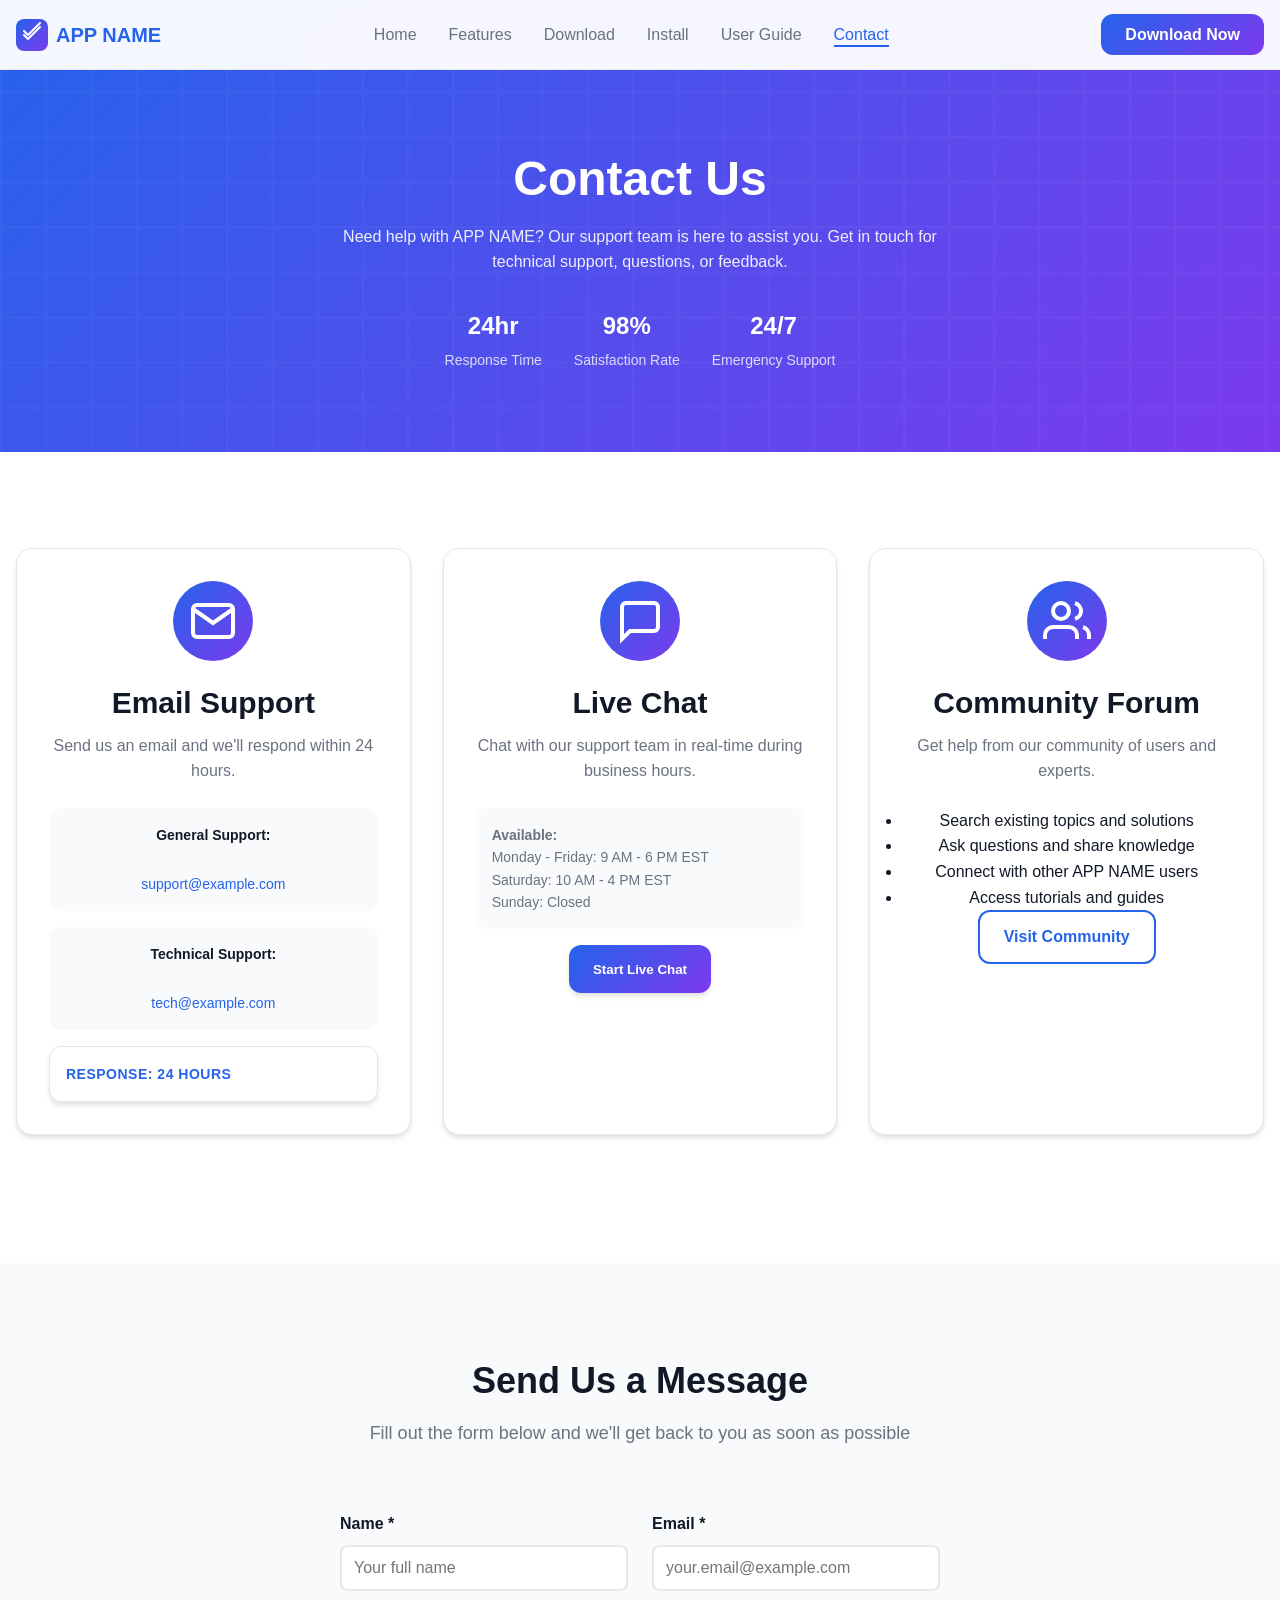
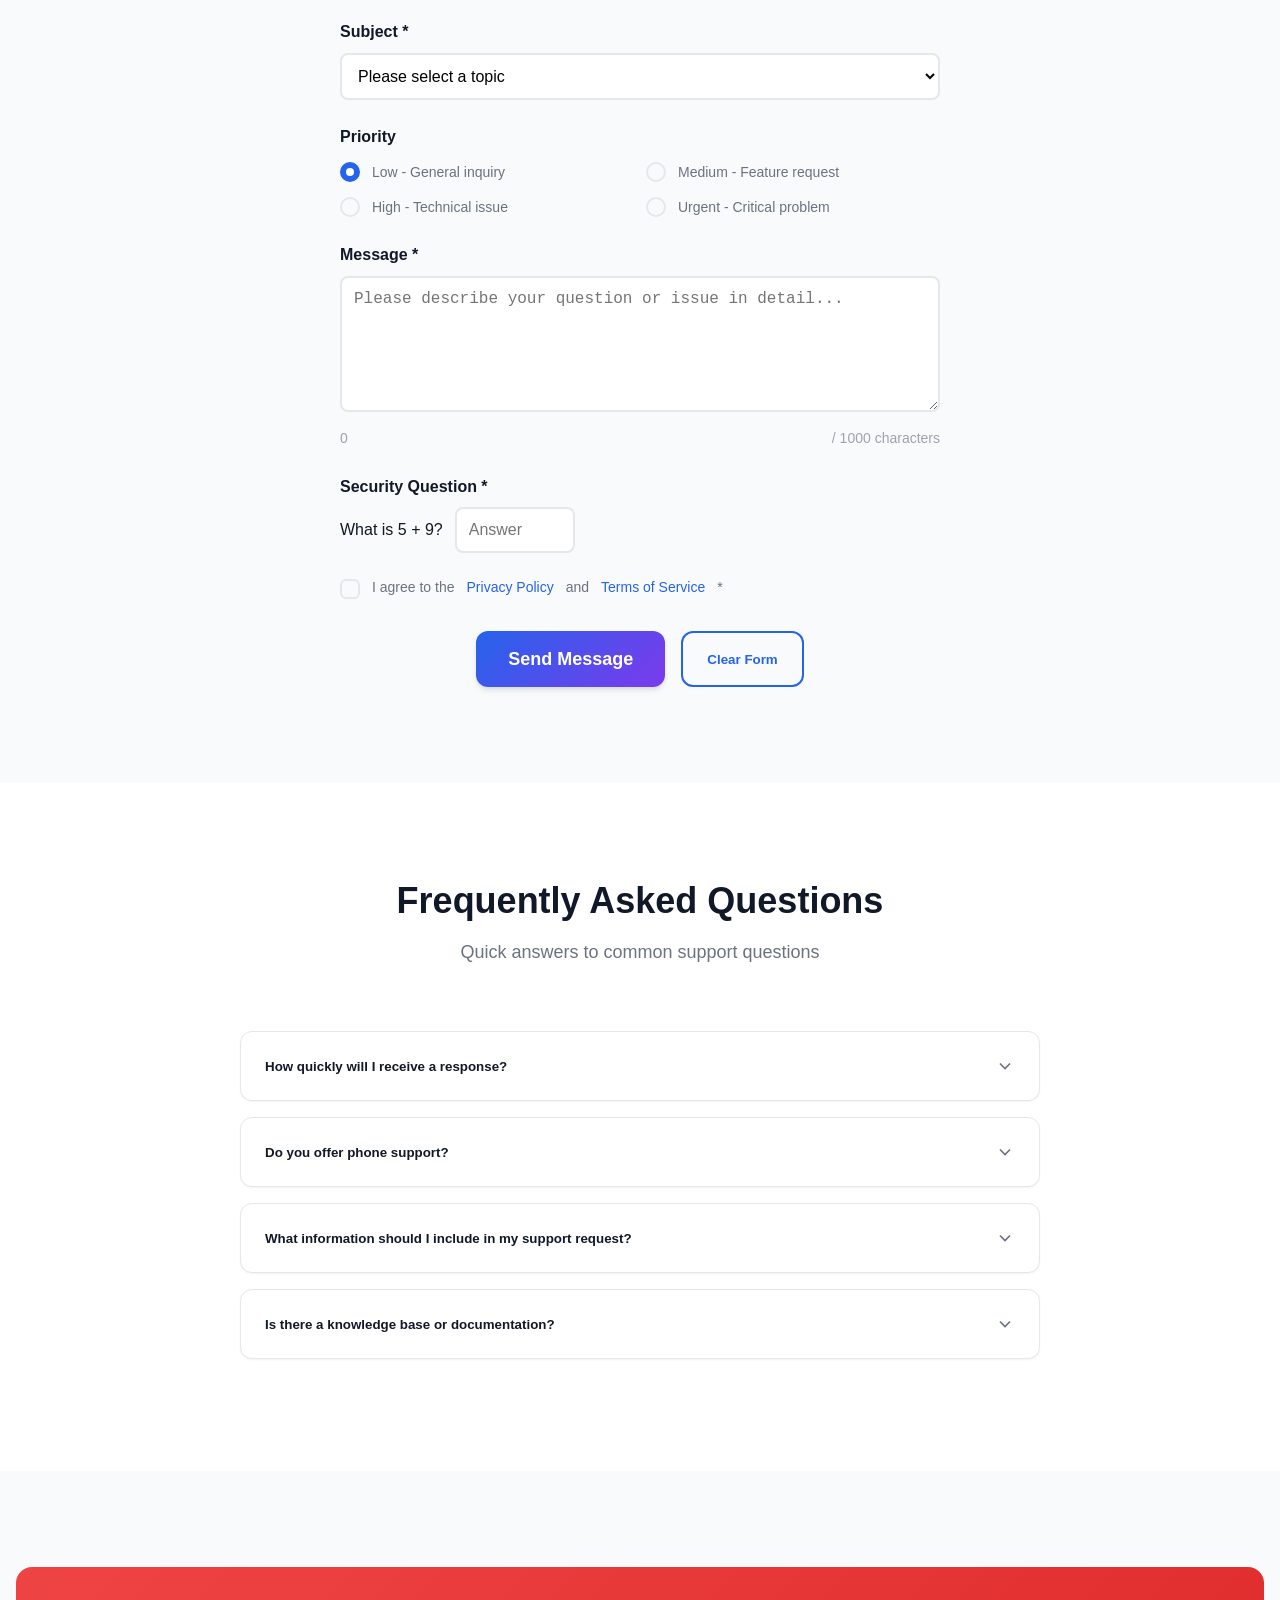
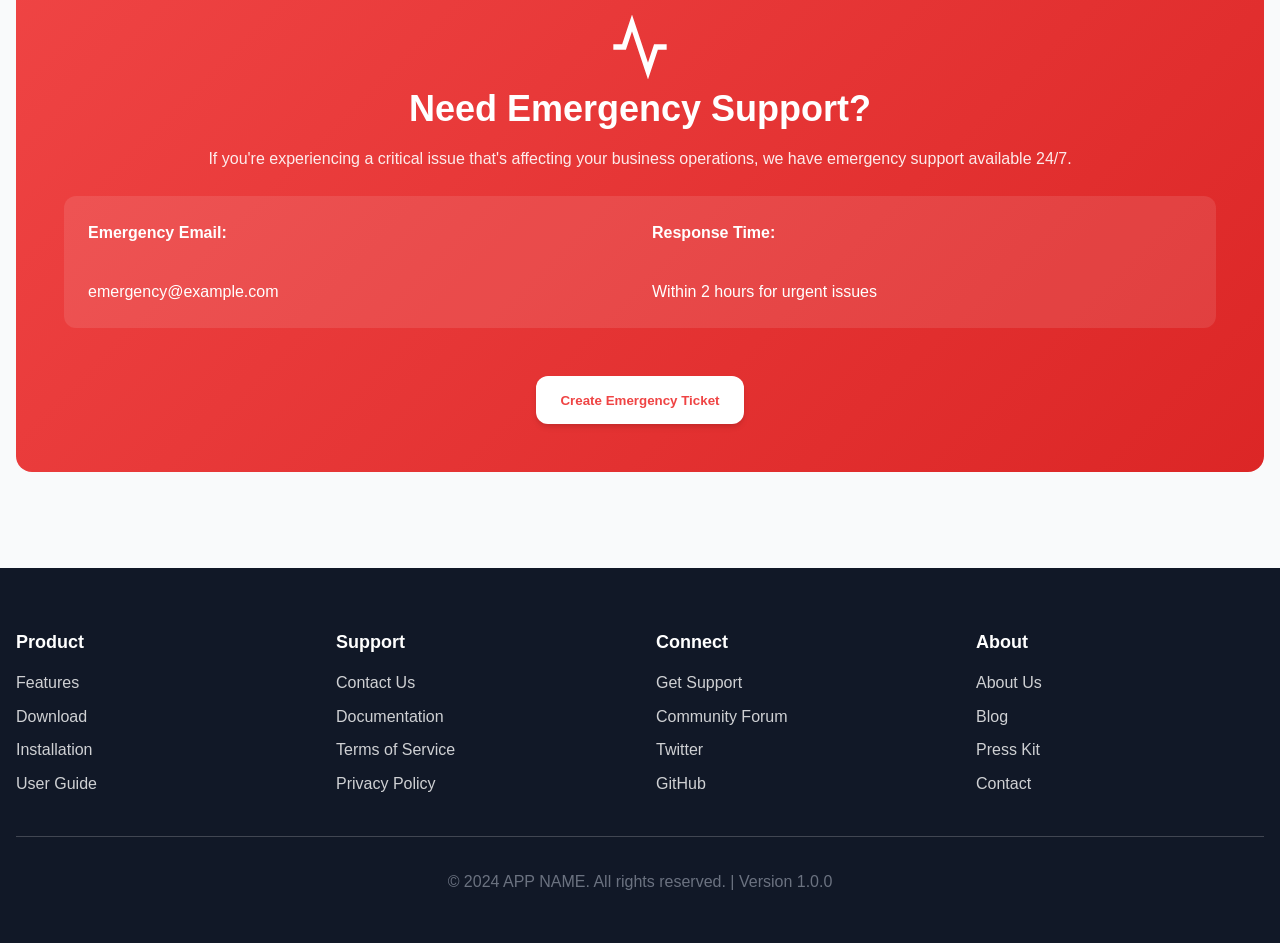
<file: contact.html>
<!DOCTYPE html>
<html lang="en">
<head>
    <meta charset="UTF-8">
    <meta name="viewport" content="width=device-width, initial-scale=1.0">
    <meta name="description" content="Contact APP NAME support team. Get help with technical issues, questions, or feedback. Fast response times and multiple support channels available.">
    <meta name="keywords" content="APP NAME contact, support, help, customer service, technical support">
    <meta name="author" content="APP NAME">

    <!-- Open Graph / Facebook -->
    <meta property="og:type" content="website">
    <meta property="og:url" content="https://example.com/contact.html">
    <meta property="og:title" content="Contact Us - APP NAME">
    <meta property="og:description" content="Get help with APP NAME. Contact our support team for technical assistance, questions, or feedback.">
    <meta property="og:image" content="https://example.com/assets/images/contact-hero.png">

    <!-- Twitter -->
    <meta property="twitter:card" content="summary_large_image">
    <meta property="twitter:url" content="https://example.com/contact.html">
    <meta property="twitter:title" content="Contact Us - APP NAME">
    <meta property="twitter:description" content="Get help with APP NAME. Contact our support team for technical assistance.">
    <meta property="twitter:image" content="https://example.com/assets/images/contact-hero.png">

    <title>Contact Us - APP NAME</title>

    <!-- Favicon -->
    <link rel="icon" type="image/x-icon" href="assets/favicon/favicon.ico">
    <link rel="apple-touch-icon" sizes="180x180" href="assets/favicon/apple-touch-icon.png">
    <link rel="manifest" href="assets/favicon/manifest.json">

    <!-- CSS -->
    <link rel="stylesheet" href="assets/css/main.css">
    <link rel="stylesheet" href="assets/css/components.css">
    <link rel="stylesheet" href="assets/css/responsive.css">

    <!-- Structured Data -->
    <script type="application/ld+json">
    {
      "@context": "https://schema.org",
      "@type": "ContactPage",
      "name": "Contact Us - APP NAME",
      "description": "Get help with APP NAME. Contact our support team for technical assistance.",
      "url": "https://example.com/contact.html",
      "mainEntity": {
        "@type": "Organization",
        "name": "APP NAME",
        "contactPoint": {
          "@type": "ContactPoint",
          "telephone": "+1-555-APP-NAME",
          "contactType": "customer service",
          "availableLanguage": ["English"],
          "email": "support@example.com"
        }
      }
    }
    </script>
</head>
<body>
    <!-- Header Navigation -->
    <header class="header" id="header">
        <nav class="nav container">
            <div class="nav__logo">
                <img src="assets/images/logo.svg" alt="APP NAME Logo">
                <span>APP NAME</span>
            </div>

            <ul class="nav__menu" id="navMenu">
                <li><a href="index.html" class="nav__link">Home</a></li>
                <li><a href="features.html" class="nav__link">Features</a></li>
                <li><a href="download.html" class="nav__link">Download</a></li>
                <li><a href="install.html" class="nav__link">Install</a></li>
                <li><a href="userguide.html" class="nav__link">User Guide</a></li>
                <li><a href="contact.html" class="nav__link active">Contact</a></li>
            </ul>

            <a href="download.html" class="nav__cta">Download Now</a>

            <button class="nav__toggle" id="navToggle" aria-label="Toggle navigation">
                <span></span>
                <span></span>
                <span></span>
            </button>
        </nav>
        <div class="nav__overlay" id="navOverlay"></div>
    </header>

    <!-- Contact Hero -->
    <section class="hero">
        <div class="container">
            <div class="text-center">
                <h1>Contact Us</h1>
                <p class="hero__subtitle" style="color: rgba(255, 255, 255, 0.9); max-width: 600px; margin: 0 auto var(--space-8);">
                    Need help with APP NAME? Our support team is here to assist you. Get in touch for technical support, questions, or feedback.
                </p>
                <div class="hero__stats" style="display: flex; justify-content: center; gap: var(--space-8); margin-top: var(--space-6);">
                    <div class="stat">
                        <div class="stat__number">24hr</div>
                        <div class="stat__label">Response Time</div>
                    </div>
                    <div class="stat">
                        <div class="stat__number">98%</div>
                        <div class="stat__label">Satisfaction Rate</div>
                    </div>
                    <div class="stat">
                        <div class="stat__number">24/7</div>
                        <div class="stat__label">Emergency Support</div>
                    </div>
                </div>
            </div>
        </div>
    </section>

    <!-- Contact Methods -->
    <section class="section">
        <div class="container">
            <div class="contact-methods">
                <div class="contact-method">
                    <div class="contact-icon">
                        <svg width="48" height="48" viewBox="0 0 24 24" fill="none" stroke="currentColor" stroke-width="2">
                            <path d="M4 4h16c1.1 0 2 .9 2 2v12c0 1.1-.9 2-2 2H4c-1.1 0-2-.9-2-2V6c0-1.1.9-2 2-2z"></path>
                            <polyline points="22,6 12,13 2,6"></polyline>
                        </svg>
                    </div>
                    <h3>Email Support</h3>
                    <p>Send us an email and we'll respond within 24 hours.</p>
                    <div class="contact-details">
                        <strong>General Support:</strong><br>
                        <a href="mailto:support@example.com">support@example.com</a>
                    </div>
                    <div class="contact-details">
                        <strong>Technical Support:</strong><br>
                        <a href="mailto:tech@example.com">tech@example.com</a>
                    </div>
                    <div class="response-time">
                        <span class="badge badge--info">Response: 24 hours</span>
                    </div>
                </div>

                <div class="contact-method">
                    <div class="contact-icon">
                        <svg width="48" height="48" viewBox="0 0 24 24" fill="none" stroke="currentColor" stroke-width="2">
                            <path d="M21 15a2 2 0 0 1-2 2H7l-4 4V5a2 2 0 0 1 2-2h14a2 2 0 0 1 2 2z"></path>
                        </svg>
                    </div>
                    <h3>Live Chat</h3>
                    <p>Chat with our support team in real-time during business hours.</p>
                    <div class="chat-hours">
                        <strong>Available:</strong><br>
                        Monday - Friday: 9 AM - 6 PM EST<br>
                        Saturday: 10 AM - 4 PM EST<br>
                        Sunday: Closed
                    </div>
                    <button class="btn btn--primary" onclick="startChat()">Start Live Chat</button>
                </div>

                <div class="contact-method">
                    <div class="contact-icon">
                        <svg width="48" height="48" viewBox="0 0 24 24" fill="none" stroke="currentColor" stroke-width="2">
                            <path d="M17 21v-2a4 4 0 0 0-4-4H5a4 4 0 0 0-4 4v2"></path>
                            <circle cx="9" cy="7" r="4"></circle>
                            <path d="M23 21v-2a4 4 0 0 0-3-3.87"></path>
                            <path d="M16 3.13a4 4 0 0 1 0 7.75"></path>
                        </svg>
                    </div>
                    <h3>Community Forum</h3>
                    <p>Get help from our community of users and experts.</p>
                    <ul>
                        <li>Search existing topics and solutions</li>
                        <li>Ask questions and share knowledge</li>
                        <li>Connect with other APP NAME users</li>
                        <li>Access tutorials and guides</li>
                    </ul>
                    <a href="#" class="btn btn--secondary">Visit Community</a>
                </div>
            </div>
        </div>
    </section>

    <!-- Contact Form -->
    <section class="section download-section">
        <div class="container">
            <div class="section__header">
                <h2 class="section__title">Send Us a Message</h2>
                <p class="section__subtitle">Fill out the form below and we'll get back to you as soon as possible</p>
            </div>

            <div class="contact-form-container">
                <form id="contactForm" class="form" onsubmit="handleSubmit(event)">
                    <div class="form-row">
                        <div class="form-group">
                            <label for="name" class="form-label">Name *</label>
                            <input
                                type="text"
                                id="name"
                                name="name"
                                class="form-input"
                                required
                                aria-describedby="name-error"
                                placeholder="Your full name"
                            >
                            <div id="name-error" class="form-error" role="alert"></div>
                        </div>

                        <div class="form-group">
                            <label for="email" class="form-label">Email *</label>
                            <input
                                type="email"
                                id="email"
                                name="email"
                                class="form-input"
                                required
                                aria-describedby="email-error"
                                placeholder="your.email@example.com"
                            >
                            <div id="email-error" class="form-error" role="alert"></div>
                        </div>
                    </div>

                    <div class="form-group">
                        <label for="subject" class="form-label">Subject *</label>
                        <select id="subject" name="subject" class="form-select" required>
                            <option value="">Please select a topic</option>
                            <option value="technical">Technical Support</option>
                            <option value="billing">Billing & Account</option>
                            <option value="feature">Feature Request</option>
                            <option value="bug">Bug Report</option>
                            <option value="general">General Inquiry</option>
                            <option value="partnership">Partnership</option>
                            <option value="other">Other</option>
                        </select>
                    </div>

                    <div class="form-group">
                        <label for="priority" class="form-label">Priority</label>
                        <div class="radio-group">
                            <label class="radio-label">
                                <input type="radio" name="priority" value="low" checked>
                                <span class="radio-custom"></span>
                                Low - General inquiry
                            </label>
                            <label class="radio-label">
                                <input type="radio" name="priority" value="medium">
                                <span class="radio-custom"></span>
                                Medium - Feature request
                            </label>
                            <label class="radio-label">
                                <input type="radio" name="priority" value="high">
                                <span class="radio-custom"></span>
                                High - Technical issue
                            </label>
                            <label class="radio-label">
                                <input type="radio" name="priority" value="urgent">
                                <span class="radio-custom"></span>
                                Urgent - Critical problem
                            </label>
                        </div>
                    </div>

                    <div class="form-group">
                        <label for="message" class="form-label">Message *</label>
                        <textarea
                            id="message"
                            name="message"
                            class="form-textarea"
                            rows="6"
                            required
                            aria-describedby="message-error"
                            placeholder="Please describe your question or issue in detail..."
                        ></textarea>
                        <div class="form-help-text">
                            <span id="charCount">0</span> / 1000 characters
                        </div>
                        <div id="message-error" class="form-error" role="alert"></div>
                    </div>

                    <!-- Honeypot for spam protection -->
                    <div class="form-group" style="display: none;">
                        <label for="website">Website</label>
                        <input type="text" id="website" name="website" tabindex="-1" autocomplete="off">
                    </div>

                    <!-- Math question for bot protection -->
                    <div class="form-group">
                        <label class="form-label">Security Question *</label>
                        <div class="math-question">
                            <span id="mathQuestion">What is 7 + 3?</span>
                            <input
                                type="text"
                                id="mathAnswer"
                                name="mathAnswer"
                                class="form-input"
                                style="width: 120px; margin-left: var(--space-3);"
                                required
                                placeholder="Answer"
                            >
                        </div>
                        <div id="math-error" class="form-error" role="alert"></div>
                    </div>

                    <div class="form-group">
                        <label class="checkbox-label">
                            <input type="checkbox" id="consent" name="consent" required>
                            <span class="checkbox-custom"></span>
                            I agree to the <a href="privacy.html" target="_blank">Privacy Policy</a> and <a href="terms.html" target="_blank">Terms of Service</a> *
                        </label>
                    </div>

                    <div class="form-actions">
                        <button type="submit" class="btn btn--primary btn--large" id="submitBtn">
                            <span id="submitText">Send Message</span>
                            <div class="spinner" id="submitSpinner" style="display: none;"></div>
                        </button>
                        <button type="button" class="btn btn--secondary" onclick="resetForm()">Clear Form</button>
                    </div>
                </form>

                <div id="successMessage" class="form-success" style="display: none;">
                    <svg width="24" height="24" viewBox="0 0 24 24" fill="none" stroke="currentColor" stroke-width="2">
                        <path d="M22 11.08V12a10 10 0 1 1-5.93-9.14"></path>
                        <polyline points="22 4 12 14.01 9 11.01"></polyline>
                    </svg>
                    <strong>Thank you for your message!</strong>
                    <p>We've received your inquiry and will get back to you within 24 hours. For urgent matters, please use our live chat during business hours.</p>
                </div>
            </div>
        </div>
    </section>

    <!-- FAQ Section -->
    <section class="section">
        <div class="container">
            <div class="section__header">
                <h2 class="section__title">Frequently Asked Questions</h2>
                <p class="section__subtitle">Quick answers to common support questions</p>
            </div>

            <div class="faq-container">
                <div class="faq-item">
                    <button class="faq-button" onclick="toggleFaq(this)">
                        <span>How quickly will I receive a response?</span>
                        <svg class="faq-icon" width="20" height="20" viewBox="0 0 24 24" fill="none" stroke="currentColor" stroke-width="2">
                            <polyline points="6 9 12 15 18 9"></polyline>
                        </svg>
                    </button>
                    <div class="faq-content">
                        <div>
                            <p>We typically respond to email inquiries within 24 hours. For urgent technical issues, we recommend using our live chat service during business hours (Mon-Fri 9 AM-6 PM EST) for immediate assistance.</p>
                        </div>
                    </div>
                </div>

                <div class="faq-item">
                    <button class="faq-button" onclick="toggleFaq(this)">
                        <span>Do you offer phone support?</span>
                        <svg class="faq-icon" width="20" height="20" viewBox="0 0 24 24" fill="none" stroke="currentColor" stroke-width="2">
                            <polyline points="6 9 12 15 18 9"></polyline>
                        </svg>
                    </button>
                    <div class="faq-content">
                        <div>
                            <p>Phone support is available for Professional and Enterprise customers. Free tier users can access support through email, live chat, and our community forum.</p>
                        </div>
                    </div>
                </div>

                <div class="faq-item">
                    <button class="faq-button" onclick="toggleFaq(this)">
                        <span>What information should I include in my support request?</span>
                        <svg class="faq-icon" width="20" height="20" viewBox="0 0 24 24" fill="none" stroke="currentColor" stroke-width="2">
                            <polyline points="6 9 12 15 18 9"></polyline>
                        </svg>
                    </button>
                    <div class="faq-content">
                        <div>
                            <p>To help us assist you faster, please include:</p>
                            <ul>
                                <li>APP NAME version you're using</li>
                                <li>Your operating system and version</li>
                                <li>Detailed description of the issue</li>
                                <li>Steps to reproduce the problem (if applicable)</li>
                                <li>Screenshots or error messages</li>
                            </ul>
                        </div>
                    </div>
                </div>

                <div class="faq-item">
                    <button class="faq-button" onclick="toggleFaq(this)">
                        <span>Is there a knowledge base or documentation?</span>
                        <svg class="faq-icon" width="20" height="20" viewBox="0 0 24 24" fill="none" stroke="currentColor" stroke-width="2">
                            <polyline points="6 9 12 15 18 9"></polyline>
                        </svg>
                    </button>
                    <div class="faq-content">
                        <div>
                            <p>Yes! Our comprehensive <a href="userguide.html">User Guide</a> covers everything from getting started to advanced features. We also have video tutorials and a searchable knowledge base in our community forum.</p>
                        </div>
                    </div>
                </div>
            </div>
        </div>
    </section>

    <!-- Emergency Support -->
    <section class="section download-section">
        <div class="container">
            <div class="emergency-support">
                <div class="emergency-icon">
                    <svg width="64" height="64" viewBox="0 0 24 24" fill="none" stroke="currentColor" stroke-width="2">
                        <path d="M22 12h-4l-3 9L9 3l-3 9H2"></path>
                    </svg>
                </div>
                <h2>Need Emergency Support?</h2>
                <p>If you're experiencing a critical issue that's affecting your business operations, we have emergency support available 24/7.</p>
                <div class="emergency-actions">
                    <div class="emergency-detail">
                        <strong>Emergency Email:</strong><br>
                        <a href="mailto:emergency@example.com">emergency@example.com</a>
                    </div>
                    <div class="emergency-detail">
                        <strong>Response Time:</strong><br>
                        Within 2 hours for urgent issues
                    </div>
                </div>
                <button class="btn btn--primary">Create Emergency Ticket</button>
            </div>
        </div>
    </section>

    <!-- Footer -->
    <footer class="footer">
        <div class="container">
            <div class="footer__content">
                <div class="footer__section">
                    <h4>Product</h4>
                    <ul class="footer__links">
                        <li><a href="features.html">Features</a></li>
                        <li><a href="download.html">Download</a></li>
                        <li><a href="install.html">Installation</a></li>
                        <li><a href="userguide.html">User Guide</a></li>
                    </ul>
                </div>

                <div class="footer__section">
                    <h4>Support</h4>
                    <ul class="footer__links">
                        <li><a href="contact.html">Contact Us</a></li>
                        <li><a href="userguide.html">Documentation</a></li>
                        <li><a href="terms.html">Terms of Service</a></li>
                        <li><a href="privacy.html">Privacy Policy</a></li>
                    </ul>
                </div>

                <div class="footer__section">
                    <h4>Connect</h4>
                    <ul class="footer__links">
                        <li><a href="contact.html">Get Support</a></li>
                        <li><a href="#">Community Forum</a></li>
                        <li><a href="#">Twitter</a></li>
                        <li><a href="#">GitHub</a></li>
                    </ul>
                </div>

                <div class="footer__section">
                    <h4>About</h4>
                    <ul class="footer__links">
                        <li><a href="#">About Us</a></li>
                        <li><a href="#">Blog</a></li>
                        <li><a href="#">Press Kit</a></li>
                        <li><a href="contact.html">Contact</a></li>
                    </ul>
                </div>
            </div>

            <div class="footer__bottom">
                <p>&copy; 2024 APP NAME. All rights reserved. | Version 1.0.0</p>
            </div>
        </div>
    </footer>

    <!-- JavaScript -->
    <script src="assets/js/main.js"></script>
    <script>
        // Form validation and submission
        const contactForm = document.getElementById('contactForm');
        const submitBtn = document.getElementById('submitBtn');
        const submitText = document.getElementById('submitText');
        const submitSpinner = document.getElementById('submitSpinner');
        const successMessage = document.getElementById('successMessage');
        const messageTextarea = document.getElementById('message');
        const charCount = document.getElementById('charCount');
        let mathAnswer = 10; // 7 + 3 = 10

        // Character counter
        messageTextarea.addEventListener('input', function() {
            const length = this.value.length;
            charCount.textContent = length;

            if (length > 1000) {
                this.value = this.value.substring(0, 1000);
                charCount.textContent = 1000;
            }
        });

        // Generate random math question
        function generateMathQuestion() {
            const num1 = Math.floor(Math.random() * 10) + 1;
            const num2 = Math.floor(Math.random() * 10) + 1;
            mathAnswer = num1 + num2;
            document.getElementById('mathQuestion').textContent = `What is ${num1} + ${num2}?`;
        }

        generateMathQuestion();

        // Form validation
        function validateForm() {
            let isValid = true;
            clearAllErrors();

            // Validate name
            const name = document.getElementById('name');
            if (name.value.trim().length < 2) {
                showError('name-error', 'Please enter your full name (at least 2 characters)');
                isValid = false;
            }

            // Validate email
            const email = document.getElementById('email');
            const emailRegex = /^[^\s@]+@[^\s@]+\.[^\s@]+$/;
            if (!emailRegex.test(email.value)) {
                showError('email-error', 'Please enter a valid email address');
                isValid = false;
            }

            // Validate subject
            const subject = document.getElementById('subject');
            if (!subject.value) {
                showError('subject-error', 'Please select a subject');
                isValid = false;
            }

            // Validate message
            const message = document.getElementById('message');
            if (message.value.trim().length < 10) {
                showError('message-error', 'Please enter at least 10 characters for your message');
                isValid = false;
            }

            // Validate math answer
            const mathAnswerInput = document.getElementById('mathAnswer');
            if (parseInt(mathAnswerInput.value) !== mathAnswer) {
                showError('math-error', 'Incorrect answer. Please try again.');
                isValid = false;
                generateMathQuestion(); // Generate new question
            }

            // Check honeypot
            const website = document.getElementById('website');
            if (website.value) {
                // Bot filled honeypot field
                return false;
            }

            return isValid;
        }

        function showError(elementId, message) {
            const errorElement = document.getElementById(elementId);
            errorElement.textContent = message;
            errorElement.style.display = 'block';
        }

        function clearAllErrors() {
            const errorElements = document.querySelectorAll('.form-error');
            errorElements.forEach(element => {
                element.textContent = '';
                element.style.display = 'none';
            });
        }

        function handleSubmit(event) {
            event.preventDefault();

            if (!validateForm()) {
                return;
            }

            // Show loading state
            submitBtn.disabled = true;
            submitText.textContent = 'Sending...';
            submitSpinner.style.display = 'inline-block';

            // Simulate form submission (replace with actual form submission)
            setTimeout(() => {
                // Hide form and show success message
                contactForm.style.display = 'none';
                successMessage.style.display = 'block';

                // Scroll to success message
                successMessage.scrollIntoView({ behavior: 'smooth', block: 'start' });

                // Track form submission (if analytics is available)
                if (typeof gtag !== 'undefined') {
                    gtag('event', 'form_submit', {
                        'event_category': 'contact',
                        'event_label': 'support_form'
                    });
                }
            }, 2000);
        }

        function resetForm() {
            contactForm.reset();
            clearAllErrors();
            charCount.textContent = '0';
            generateMathQuestion();

            if (successMessage.style.display === 'block') {
                successMessage.style.display = 'none';
                contactForm.style.display = 'block';
            }
        }

        function startChat() {
            // Simulate starting a chat (replace with actual chat integration)
            alert('Live chat would open here. This is a demo - please implement your preferred chat service like Intercom, Zendesk Chat, or LiveChat.');
        }

        function toggleFaq(button) {
            const content = button.nextElementSibling;
            const icon = button.querySelector('.faq-icon');
            const isActive = button.classList.contains('active');

            // Close all FAQ items
            document.querySelectorAll('.faq-button').forEach(btn => {
                btn.classList.remove('active');
                btn.querySelector('.faq-icon').style.transform = 'rotate(0deg)';
            });
            document.querySelectorAll('.faq-content').forEach(content => {
                content.style.maxHeight = '0';
            });

            // Open clicked FAQ if it wasn't active
            if (!isActive) {
                button.classList.add('active');
                icon.style.transform = 'rotate(180deg)';
                content.style.maxHeight = content.scrollHeight + 'px';
            }
        }

        // Initialize FAQ on page load
        document.addEventListener('DOMContentLoaded', function() {
            // Close all FAQ content initially
            document.querySelectorAll('.faq-content').forEach(content => {
                content.style.maxHeight = '0';
                content.style.overflow = 'hidden';
                content.style.transition = 'max-height 0.3s ease';
            });

            // Initialize FAQ icons
            document.querySelectorAll('.faq-icon').forEach(icon => {
                icon.style.transition = 'transform 0.3s ease';
            });
        });
    </script>
</body>
</html>
</file>
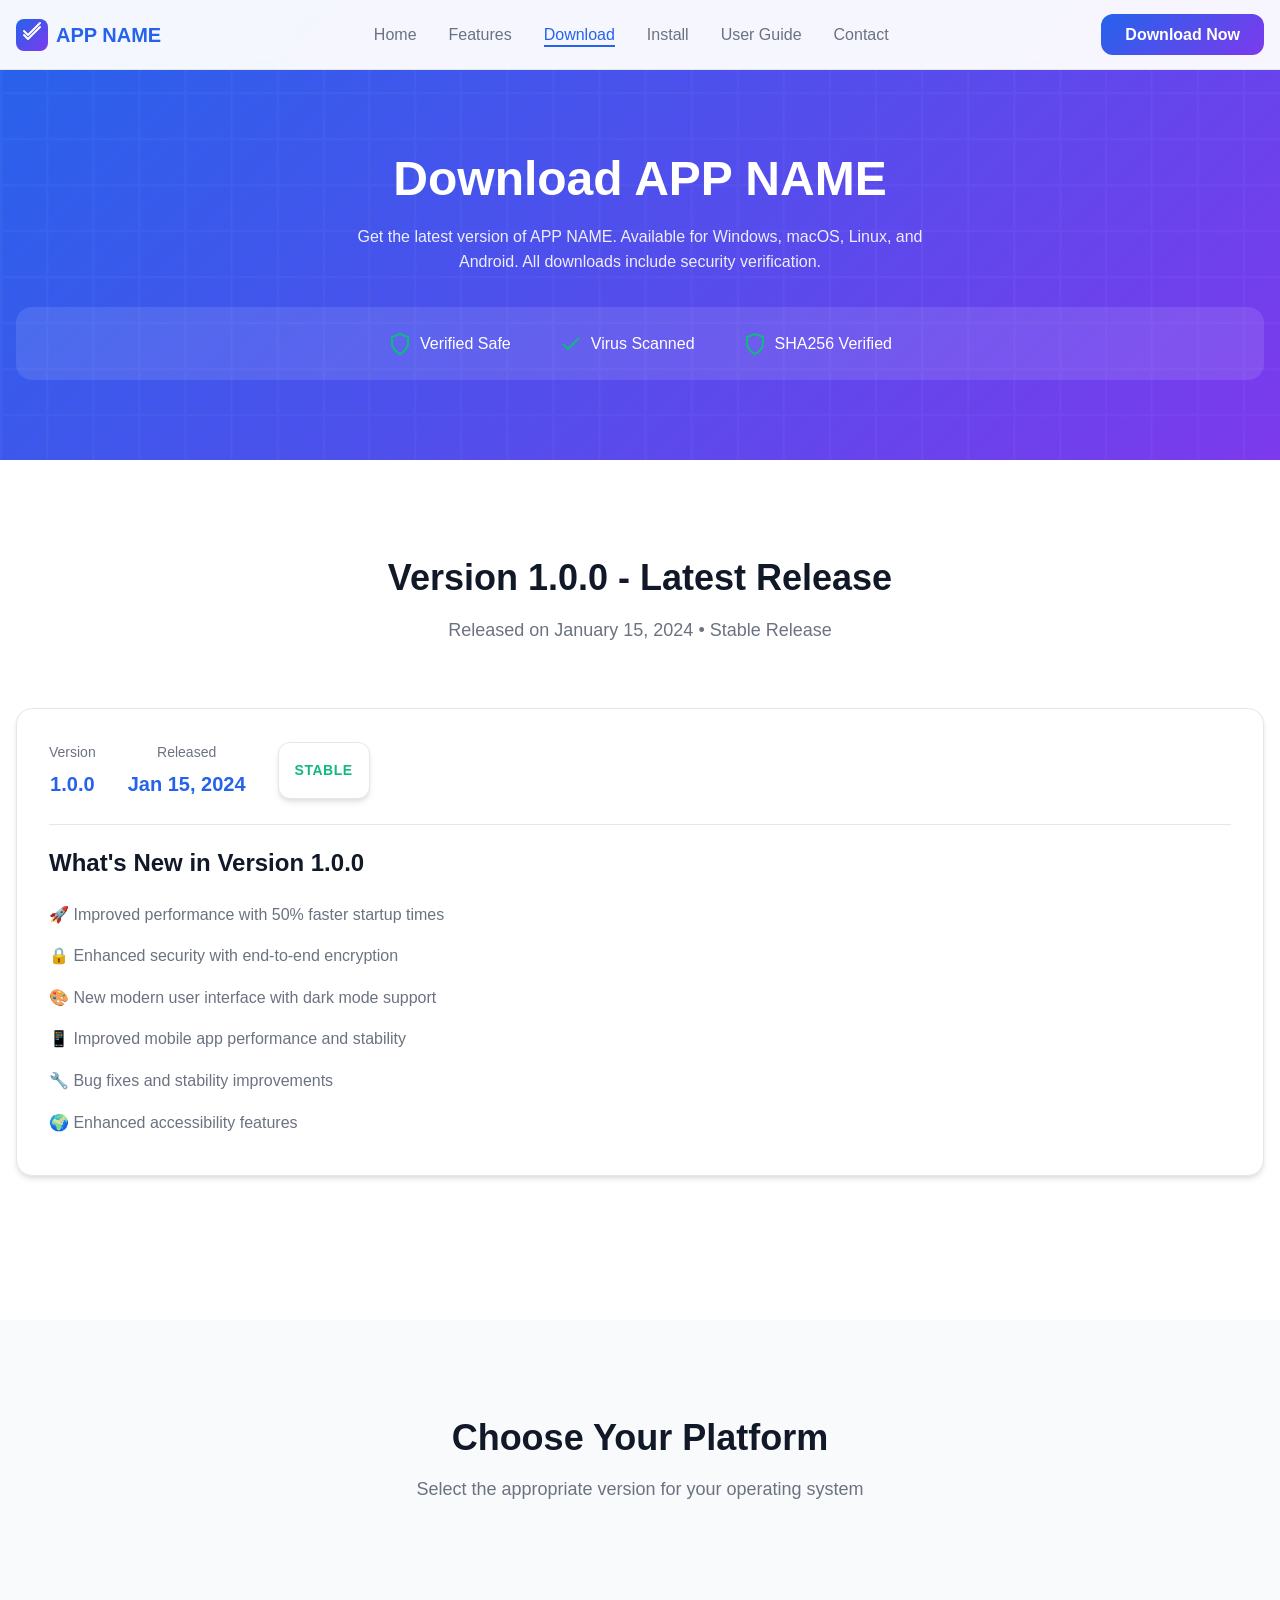
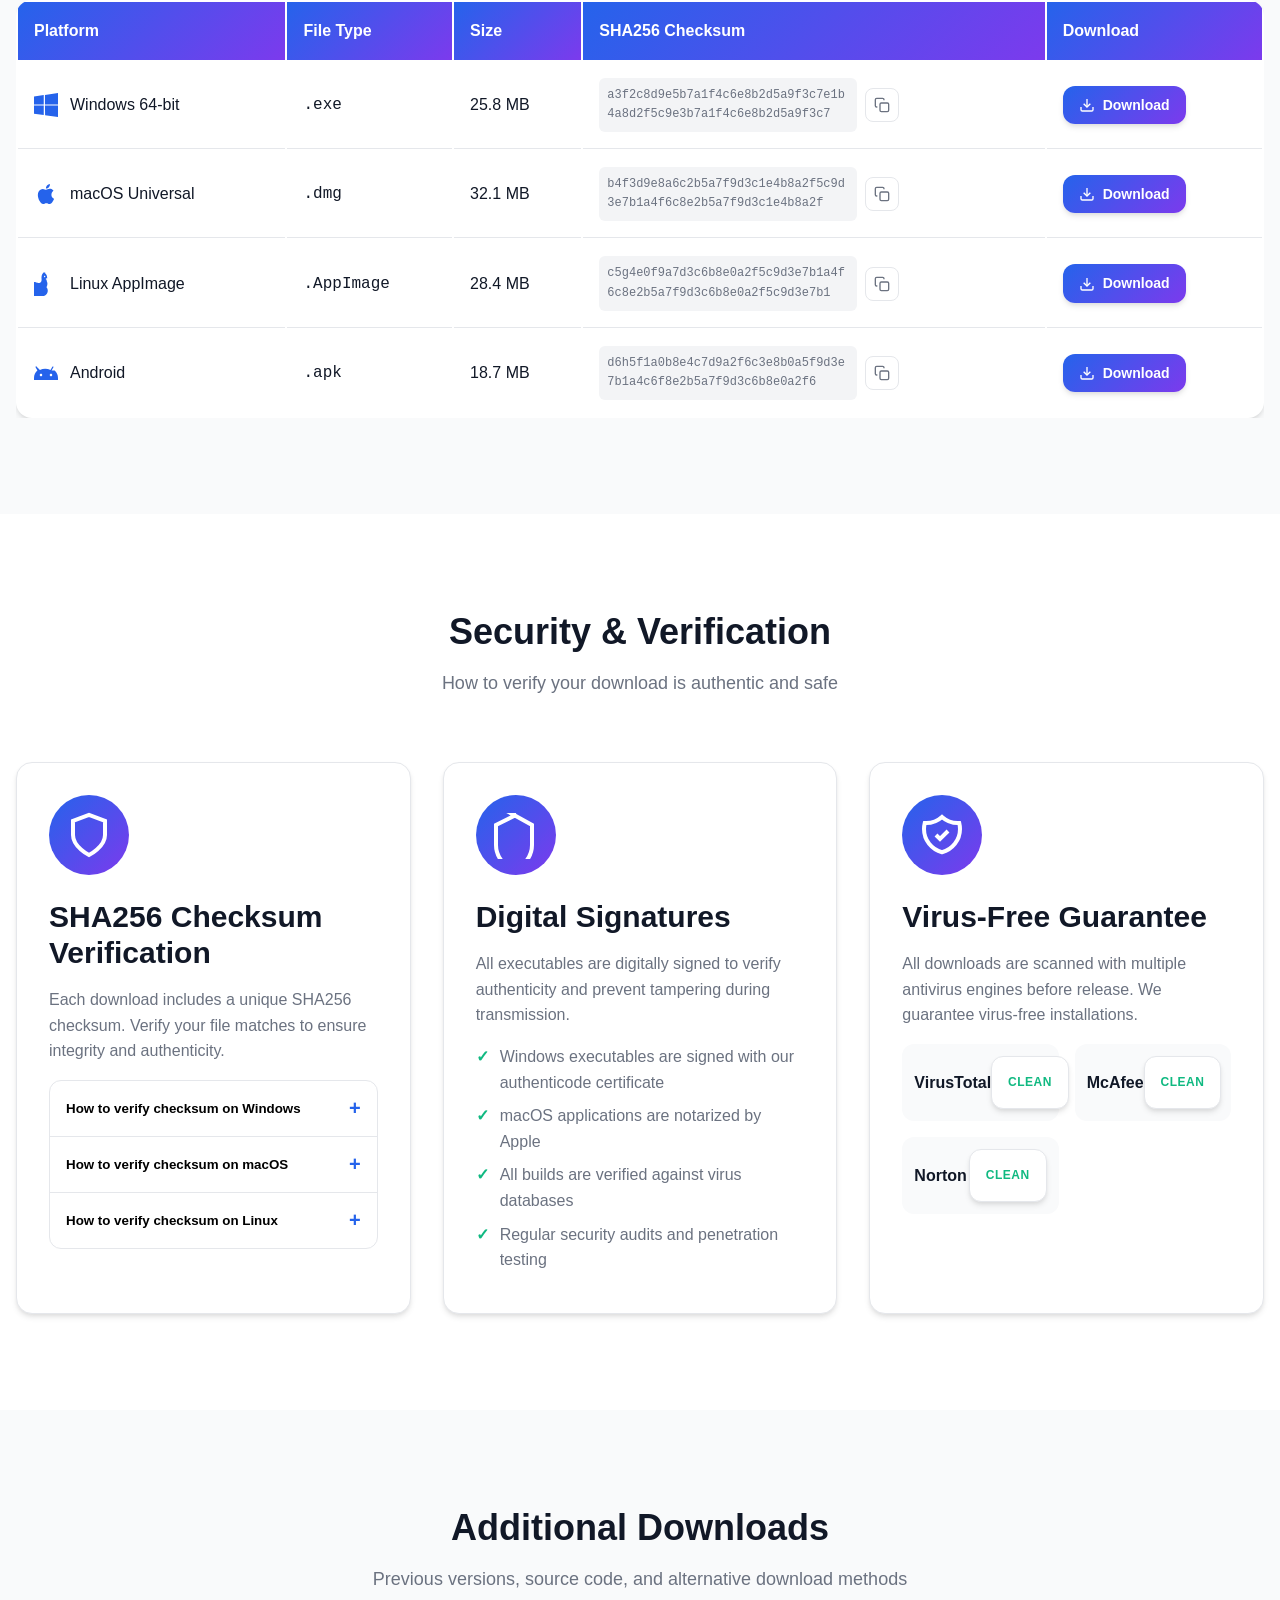
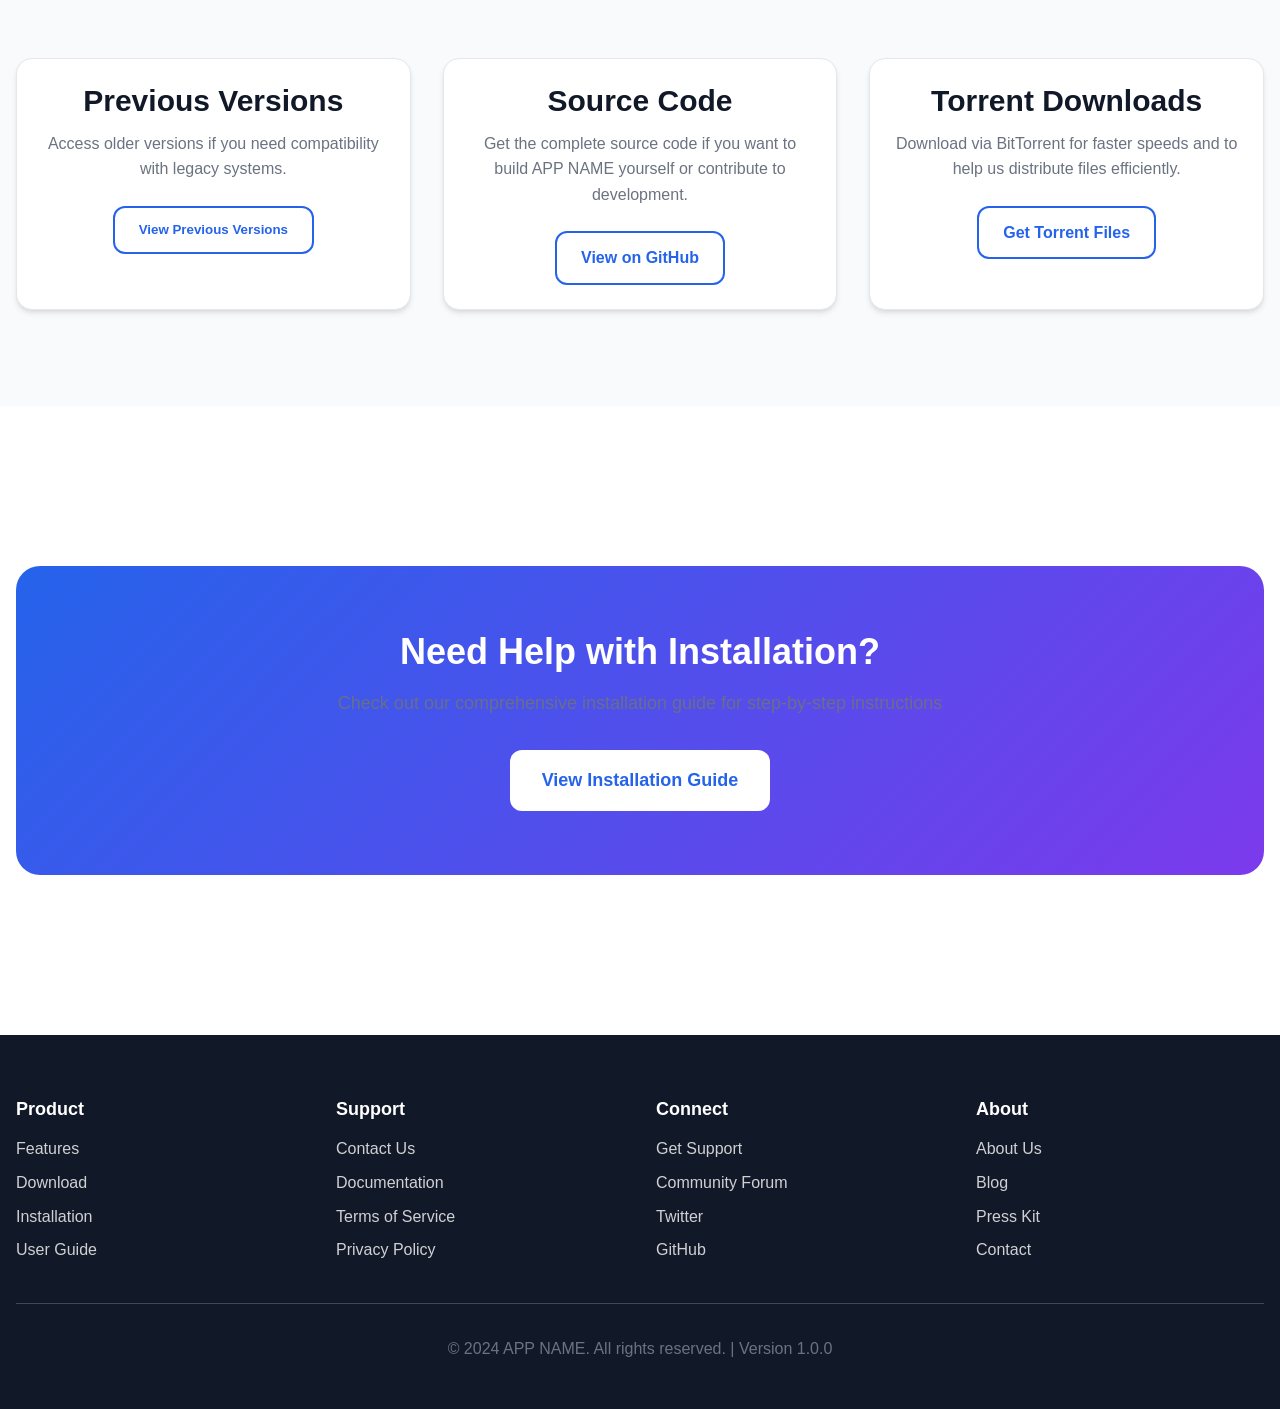
<file: download.html>
<!DOCTYPE html>
<html lang="en">
<head>
    <meta charset="UTF-8">
    <meta name="viewport" content="width=device-width, initial-scale=1.0">
    <meta name="description" content="Download APP NAME for Windows, macOS, Linux, and Android. Free download with SHA256 checksums, version information, and security verification.">
    <meta name="keywords" content="APP NAME download, windows, mac, linux, android, free download, secure">
    <meta name="author" content="APP NAME">

    <!-- Open Graph / Facebook -->
    <meta property="og:type" content="website">
    <meta property="og:url" content="https://example.com/download.html">
    <meta property="og:title" content="Download APP NAME - Free for Windows, macOS, Linux & Android">
    <meta property="og:description" content="Download APP NAME free. Secure downloads with SHA256 checksums for all platforms.">
    <meta property="og:image" content="https://example.com/assets/images/download-hero.png">

    <!-- Twitter -->
    <meta property="twitter:card" content="summary_large_image">
    <meta property="twitter:url" content="https://example.com/download.html">
    <meta property="twitter:title" content="Download APP NAME - Free for Windows, macOS, Linux & Android">
    <meta property="twitter:description" content="Download APP NAME free. Secure downloads with SHA256 checksums for all platforms.">
    <meta property="twitter:image" content="https://example.com/assets/images/download-hero.png">

    <title>Download APP NAME - Free for Windows, macOS, Linux & Android</title>

    <!-- Favicon -->
    <link rel="icon" type="image/x-icon" href="assets/favicon/favicon.ico">
    <link rel="apple-touch-icon" sizes="180x180" href="assets/favicon/apple-touch-icon.png">
    <link rel="manifest" href="assets/favicon/manifest.json">

    <!-- CSS -->
    <link rel="stylesheet" href="assets/css/main.css">
    <link rel="stylesheet" href="assets/css/components.css">
    <link rel="stylesheet" href="assets/css/responsive.css">

    <!-- Structured Data -->
    <script type="application/ld+json">
    {
      "@context": "https://schema.org",
      "@type": "SoftwareApplication",
      "name": "APP NAME",
      "description": "Professional application for [specific purpose]. Free download with support for Windows, macOS, Linux, and Android.",
      "operatingSystem": ["Windows", "macOS", "Linux", "Android"],
      "applicationCategory": "BusinessApplication",
      "downloadUrl": "https://example.com/download.html",
      "offers": {
        "@type": "Offer",
        "price": "0",
        "priceCurrency": "USD"
      },
      "author": {
        "@type": "Organization",
        "name": "APP NAME Team"
      },
      "softwareVersion": "1.0.0",
      "datePublished": "2024-01-15",
      "aggregateRating": {
        "@type": "AggregateRating",
        "ratingValue": "4.8",
        "ratingCount": "1000"
      }
    }
    </script>
</head>
<body>
    <!-- Header Navigation -->
    <header class="header" id="header">
        <nav class="nav container">
            <div class="nav__logo">
                <img src="assets/images/logo.svg" alt="APP NAME Logo">
                <span>APP NAME</span>
            </div>

            <ul class="nav__menu" id="navMenu">
                <li><a href="index.html" class="nav__link">Home</a></li>
                <li><a href="features.html" class="nav__link">Features</a></li>
                <li><a href="download.html" class="nav__link active">Download</a></li>
                <li><a href="install.html" class="nav__link">Install</a></li>
                <li><a href="userguide.html" class="nav__link">User Guide</a></li>
                <li><a href="contact.html" class="nav__link">Contact</a></li>
            </ul>

            <a href="download.html" class="nav__cta">Download Now</a>

            <button class="nav__toggle" id="navToggle" aria-label="Toggle navigation">
                <span></span>
                <span></span>
                <span></span>
            </button>
        </nav>
        <div class="nav__overlay" id="navOverlay"></div>
    </header>

    <!-- Download Hero -->
    <section class="hero">
        <div class="container">
            <div class="text-center">
                <h1>Download APP NAME</h1>
                <p class="hero__subtitle" style="color: rgba(255, 255, 255, 0.9); max-width: 600px; margin: 0 auto var(--space-8);">
                    Get the latest version of APP NAME. Available for Windows, macOS, Linux, and Android. All downloads include security verification.
                </p>
                <div class="trust-signals" style="justify-content: center; background: rgba(255, 255, 255, 0.1); padding: var(--space-6); border-radius: var(--radius-xl);">
                    <div class="trust-item" style="color: white;">
                        <svg class="trust-item__icon" width="24" height="24" viewBox="0 0 24 24" fill="none" stroke="currentColor" stroke-width="2">
                            <path d="M12 22s8-4 8-10V5l-8-3-8 3v7c0 6 8 10 8 10z"></path>
                        </svg>
                        <span>Verified Safe</span>
                    </div>
                    <div class="trust-item" style="color: white;">
                        <svg class="trust-item__icon" width="24" height="24" viewBox="0 0 24 24" fill="none" stroke="currentColor" stroke-width="2">
                            <polyline points="20 6 9 17 4 12"></polyline>
                        </svg>
                        <span>Virus Scanned</span>
                    </div>
                    <div class="trust-item" style="color: white;">
                        <svg class="trust-item__icon" width="24" height="24" viewBox="0 0 24 24" fill="none" stroke="currentColor" stroke-width="2">
                            <path d="M12 22s8-4 8-10V5l-8-3-8 3v7c0 6 8 10 8 10z"></path>
                        </svg>
                        <span>SHA256 Verified</span>
                    </div>
                </div>
            </div>
        </div>
    </section>

    <!-- Latest Version Section -->
    <section class="section">
        <div class="container">
            <div class="section__header">
                <h2 class="section__title">Version 1.0.0 - Latest Release</h2>
                <p class="section__subtitle">Released on January 15, 2024 • Stable Release</p>
            </div>

            <div class="latest-version-card">
                <div class="version-info">
                    <div class="version-number">
                        <span class="version-label">Version</span>
                        <span class="version-value">1.0.0</span>
                    </div>
                    <div class="release-date">
                        <span class="date-label">Released</span>
                        <span class="date-value">Jan 15, 2024</span>
                    </div>
                    <div class="version-type">
                        <span class="badge badge--success">Stable</span>
                    </div>
                </div>

                <div class="changelog-summary">
                    <h4>What's New in Version 1.0.0</h4>
                    <ul>
                        <li>🚀 Improved performance with 50% faster startup times</li>
                        <li>🔒 Enhanced security with end-to-end encryption</li>
                        <li>🎨 New modern user interface with dark mode support</li>
                        <li>📱 Improved mobile app performance and stability</li>
                        <li>🔧 Bug fixes and stability improvements</li>
                        <li>🌍 Enhanced accessibility features</li>
                    </ul>
                </div>
            </div>
        </div>
    </section>

    <!-- Platform Downloads -->
    <section class="section download-section">
        <div class="container">
            <div class="section__header">
                <h2 class="section__title">Choose Your Platform</h2>
                <p class="section__subtitle">Select the appropriate version for your operating system</p>
            </div>

            <div class="download-table-container">
                <table class="download-table">
                    <thead>
                        <tr>
                            <th>Platform</th>
                            <th>File Type</th>
                            <th>Size</th>
                            <th>SHA256 Checksum</th>
                            <th>Download</th>
                        </tr>
                    </thead>
                    <tbody>
                        <tr>
                            <td>
                                <div class="platform-cell">
                                    <svg class="platform-icon" viewBox="0 0 24 24" fill="currentColor">
                                        <path d="M0 3.449L9.75 2.1v9.451H0m10.949-9.602L24 0v11.4H10.949M0 12.6h9.75v9.451L0 20.699M10.949 12.6H24V24l-12.9-1.801"/>
                                    </svg>
                                    <span>Windows 64-bit</span>
                                </div>
                            </td>
                            <td><code>.exe</code></td>
                            <td>25.8 MB</td>
                            <td>
                                <div class="checksum-cell">
                                    <code class="checksum">a3f2c8d9e5b7a1f4c6e8b2d5a9f3c7e1b4a8d2f5c9e3b7a1f4c6e8b2d5a9f3c7</code>
                                    <button class="copy-button" onclick="copyChecksum(this)" title="Copy checksum">
                                        <svg width="16" height="16" viewBox="0 0 24 24" fill="none" stroke="currentColor" stroke-width="2">
                                            <rect x="9" y="9" width="13" height="13" rx="2" ry="2"></rect>
                                            <path d="M5 15H4a2 2 0 0 1-2-2V4a2 2 0 0 1 2-2h9a2 2 0 0 1 2 2v1"></path>
                                        </svg>
                                    </button>
                                </div>
                            </td>
                            <td>
                                <a href="#" class="btn btn--primary btn--small" onclick="trackDownload('windows')">
                                    <svg width="16" height="16" viewBox="0 0 24 24" fill="none" stroke="currentColor" stroke-width="2">
                                        <path d="M21 15v4a2 2 0 0 1-2 2H5a2 2 0 0 1-2-2v-4"></path>
                                        <polyline points="7 10 12 15 17 10"></polyline>
                                        <line x1="12" y1="15" x2="12" y2="3"></line>
                                    </svg>
                                    Download
                                </a>
                            </td>
                        </tr>
                        <tr>
                            <td>
                                <div class="platform-cell">
                                    <svg class="platform-icon" viewBox="0 0 24 24" fill="currentColor">
                                        <path d="M18.71 19.5c-.83 1.24-1.71 2.45-3.05 2.47-1.34.03-1.77-.79-3.29-.79-1.53 0-2 .77-3.27.82-1.31.05-2.3-1.32-3.14-2.53C4.25 17 2.94 12.45 4.7 9.39c.87-1.52 2.43-2.48 4.12-2.51 1.28-.02 2.5.87 3.29.87.78 0 2.26-1.07 3.81-.91.65.03 2.47.26 3.64 1.98-.09.06-2.17 1.28-2.15 3.81.03 3.02 2.65 4.03 2.68 4.04-.03.07-.42 1.44-1.38 2.83M13 3.5c.73-.83 1.94-1.46 2.94-1.5.13 1.17-.34 2.35-1.04 3.19-.69.85-1.83 1.51-2.95 1.42-.15-1.15.41-2.35 1.05-3.11z"/>
                                    </svg>
                                    <span>macOS Universal</span>
                                </div>
                            </td>
                            <td><code>.dmg</code></td>
                            <td>32.1 MB</td>
                            <td>
                                <div class="checksum-cell">
                                    <code class="checksum">b4f3d9e8a6c2b5a7f9d3c1e4b8a2f5c9d3e7b1a4f6c8e2b5a7f9d3c1e4b8a2f</code>
                                    <button class="copy-button" onclick="copyChecksum(this)" title="Copy checksum">
                                        <svg width="16" height="16" viewBox="0 0 24 24" fill="none" stroke="currentColor" stroke-width="2">
                                            <rect x="9" y="9" width="13" height="13" rx="2" ry="2"></rect>
                                            <path d="M5 15H4a2 2 0 0 1-2-2V4a2 2 0 0 1 2-2h9a2 2 0 0 1 2 2v1"></path>
                                        </svg>
                                    </button>
                                </div>
                            </td>
                            <td>
                                <a href="#" class="btn btn--primary btn--small" onclick="trackDownload('macos')">
                                    <svg width="16" height="16" viewBox="0 0 24 24" fill="none" stroke="currentColor" stroke-width="2">
                                        <path d="M21 15v4a2 2 0 0 1-2 2H5a2 2 0 0 1-2-2v-4"></path>
                                        <polyline points="7 10 12 15 17 10"></polyline>
                                        <line x1="12" y1="15" x2="12" y2="3"></line>
                                    </svg>
                                    Download
                                </a>
                            </td>
                        </tr>
                        <tr>
                            <td>
                                <div class="platform-cell">
                                    <svg class="platform-icon" viewBox="0 0 24 24" fill="currentColor">
                                        <path d="M12.504 0c-.155 0-.315.008-.48.021-4.226.333-4.627 4.114-4.466 6.75.098 1.378.16 3.207-1.482 3.916-1.297.559-2.568.226-3.8-.14C1.553 10.119.817 10 0 10v14h8.459c2.929 0 5.314-2.384 5.314-5.312 0-1.328-.487-2.542-1.294-3.472.61-.986.97-2.141.97-3.379 0-1.163-.317-2.251-.87-3.183.383-.935.6-1.962.6-3.041C13.179 2.493 10.867 0 8.048 0h-.544zm-1.838 3.81c.17 0 .34.07.469.199.26.259.26.68 0 .939-.13.129-.3.199-.469.199s-.34-.07-.469-.199a.666.666 0 0 1 0-.939c.13-.13.3-.199.469-.199zm1.75 2.562c.171 0 .342.071.472.201.26.26.26.681 0 .94a.667.667 0 0 1-.94 0 .666.666 0 0 1 0-.94c.13-.13.3-.201.469-.201z"/>
                                    </svg>
                                    <span>Linux AppImage</span>
                                </div>
                            </td>
                            <td><code>.AppImage</code></td>
                            <td>28.4 MB</td>
                            <td>
                                <div class="checksum-cell">
                                    <code class="checksum">c5g4e0f9a7d3c6b8e0a2f5c9d3e7b1a4f6c8e2b5a7f9d3c6b8e0a2f5c9d3e7b1</code>
                                    <button class="copy-button" onclick="copyChecksum(this)" title="Copy checksum">
                                        <svg width="16" height="16" viewBox="0 0 24 24" fill="none" stroke="currentColor" stroke-width="2">
                                            <rect x="9" y="9" width="13" height="13" rx="2" ry="2"></rect>
                                            <path d="M5 15H4a2 2 0 0 1-2-2V4a2 2 0 0 1 2-2h9a2 2 0 0 1 2 2v1"></path>
                                        </svg>
                                    </button>
                                </div>
                            </td>
                            <td>
                                <a href="#" class="btn btn--primary btn--small" onclick="trackDownload('linux')">
                                    <svg width="16" height="16" viewBox="0 0 24 24" fill="none" stroke="currentColor" stroke-width="2">
                                        <path d="M21 15v4a2 2 0 0 1-2 2H5a2 2 0 0 1-2-2v-4"></path>
                                        <polyline points="7 10 12 15 17 10"></polyline>
                                        <line x1="12" y1="15" x2="12" y2="3"></line>
                                    </svg>
                                    Download
                                </a>
                            </td>
                        </tr>
                        <tr>
                            <td>
                                <div class="platform-cell">
                                    <svg class="platform-icon" viewBox="0 0 24 24" fill="currentColor">
                                        <path d="M17.6 9.48l1.84-3.18c.16-.31.04-.69-.26-.85-.29-.15-.65-.06-.83.22l-1.88 3.24c-1.59-.69-3.38-1.08-5.27-1.08-1.89 0-3.68.39-5.27 1.08L2.65 5.67c-.19-.28-.54-.38-.83-.22-.3.16-.42.54-.26.85L3.4 9.48C1.28 11.35 0 14.03 0 17v2h24v-2c0-2.97-1.28-5.65-3.4-7.52zM7 15.25c-.69 0-1.25-.56-1.25-1.25s.56-1.25 1.25-1.25 1.25.56 1.25 1.25-.56 1.25-1.25 1.25zm10 0c-.69 0-1.25-.56-1.25-1.25s.56-1.25 1.25-1.25 1.25.56 1.25 1.25-.56 1.25-1.25 1.25z"/>
                                    </svg>
                                    <span>Android</span>
                                </div>
                            </td>
                            <td><code>.apk</code></td>
                            <td>18.7 MB</td>
                            <td>
                                <div class="checksum-cell">
                                    <code class="checksum">d6h5f1a0b8e4c7d9a2f6c3e8b0a5f9d3e7b1a4c6f8e2b5a7f9d3c6b8e0a2f6</code>
                                    <button class="copy-button" onclick="copyChecksum(this)" title="Copy checksum">
                                        <svg width="16" height="16" viewBox="0 0 24 24" fill="none" stroke="currentColor" stroke-width="2">
                                            <rect x="9" y="9" width="13" height="13" rx="2" ry="2"></rect>
                                            <path d="M5 15H4a2 2 0 0 1-2-2V4a2 2 0 0 1 2-2h9a2 2 0 0 1 2 2v1"></path>
                                        </svg>
                                    </button>
                                </div>
                            </td>
                            <td>
                                <a href="#" class="btn btn--primary btn--small" onclick="trackDownload('android')">
                                    <svg width="16" height="16" viewBox="0 0 24 24" fill="none" stroke="currentColor" stroke-width="2">
                                        <path d="M21 15v4a2 2 0 0 1-2 2H5a2 2 0 0 1-2-2v-4"></path>
                                        <polyline points="7 10 12 15 17 10"></polyline>
                                        <line x1="12" y1="15" x2="12" y2="3"></line>
                                    </svg>
                                    Download
                                </a>
                            </td>
                        </tr>
                    </tbody>
                </table>
            </div>
        </div>
    </section>

    <!-- Security Verification Section -->
    <section class="section">
        <div class="container">
            <div class="section__header">
                <h2 class="section__title">Security & Verification</h2>
                <p class="section__subtitle">How to verify your download is authentic and safe</p>
            </div>

            <div class="security-features">
                <div class="security-card">
                    <div class="security-icon">
                        <svg width="48" height="48" viewBox="0 0 24 24" fill="none" stroke="currentColor" stroke-width="2">
                            <path d="M12 22s8-4 8-10V5l-8-3-8 3v7c0 6 8 10 8 10z"></path>
                        </svg>
                    </div>
                    <h3>SHA256 Checksum Verification</h3>
                    <p>Each download includes a unique SHA256 checksum. Verify your file matches to ensure integrity and authenticity.</p>
                    <div class="accordion">
                        <div class="accordion__item">
                            <button class="accordion__button" onclick="toggleAccordion(this)">
                                <span>How to verify checksum on Windows</span>
                            </button>
                            <div class="accordion__content">
                                <div class="accordion__inner">
                                    <p>Open PowerShell and run:</p>
                                    <pre><code>Get-FileHash -Algorithm SHA256 -Path "C:\path\to\your\file.exe"</code></pre>
                                    <p>Compare the output hash with the checksum shown on this page.</p>
                                </div>
                            </div>
                        </div>
                        <div class="accordion__item">
                            <button class="accordion__button" onclick="toggleAccordion(this)">
                                <span>How to verify checksum on macOS</span>
                            </button>
                            <div class="accordion__content">
                                <div class="accordion__inner">
                                    <p>Open Terminal and run:</p>
                                    <pre><code>shasum -a 256 /path/to/your/file.dmg</code></pre>
                                    <p>Compare the output hash with the checksum shown on this page.</p>
                                </div>
                            </div>
                        </div>
                        <div class="accordion__item">
                            <button class="accordion__button" onclick="toggleAccordion(this)">
                                <span>How to verify checksum on Linux</span>
                            </button>
                            <div class="accordion__content">
                                <div class="accordion__inner">
                                    <p>Open Terminal and run:</p>
                                    <pre><code>sha256sum /path/to/your/file.AppImage</code></pre>
                                    <p>Compare the output hash with the checksum shown on this page.</p>
                                </div>
                            </div>
                        </div>
                    </div>
                </div>

                <div class="security-card">
                    <div class="security-icon">
                        <svg width="48" height="48" viewBox="0 0 24 24" fill="none" stroke="currentColor" stroke-width="2">
                            <path d="M12 2L2 7v10c0 5.55 3.84 10.74 9 12 5.16-1.26 9-6.45 9-12V7l-9-5z"/>
                        </svg>
                    </div>
                    <h3>Digital Signatures</h3>
                    <p>All executables are digitally signed to verify authenticity and prevent tampering during transmission.</p>
                    <ul>
                        <li>Windows executables are signed with our authenticode certificate</li>
                        <li>macOS applications are notarized by Apple</li>
                        <li>All builds are verified against virus databases</li>
                        <li>Regular security audits and penetration testing</li>
                    </ul>
                </div>

                <div class="security-card">
                    <div class="security-icon">
                        <svg width="48" height="48" viewBox="0 0 24 24" fill="none" stroke="currentColor" stroke-width="2">
                            <path d="M9 12l2 2 4-4m5.618-4.016A11.955 11.955 0 0112 2.944a11.955 11.955 0 01-8.618 3.04A12.02 12.02 0 003 9c0 5.591 3.824 10.29 9 11.622 5.176-1.332 9-6.03 9-11.622 0-1.042-.133-2.052-.382-3.016z"/>
                        </svg>
                    </div>
                    <h3>Virus-Free Guarantee</h3>
                    <p>All downloads are scanned with multiple antivirus engines before release. We guarantee virus-free installations.</p>
                    <div class="virus-scans">
                        <div class="scan-result">
                            <span class="scan-engine">VirusTotal</span>
                            <span class="scan-status badge badge--success">Clean</span>
                        </div>
                        <div class="scan-result">
                            <span class="scan-engine">McAfee</span>
                            <span class="scan-status badge badge--success">Clean</span>
                        </div>
                        <div class="scan-result">
                            <span class="scan-engine">Norton</span>
                            <span class="scan-status badge badge--success">Clean</span>
                        </div>
                    </div>
                </div>
            </div>
        </div>
    </section>

    <!-- Additional Downloads -->
    <section class="section download-section">
        <div class="container">
            <div class="section__header">
                <h2 class="section__title">Additional Downloads</h2>
                <p class="section__subtitle">Previous versions, source code, and alternative download methods</p>
            </div>

            <div class="additional-downloads">
                <div class="download-option">
                    <h3>Previous Versions</h3>
                    <p>Access older versions if you need compatibility with legacy systems.</p>
                    <button class="btn btn--secondary" onclick="togglePreviousVersions()">View Previous Versions</button>
                    <div id="previousVersions" class="previous-versions" style="display: none;">
                        <div class="version-list">
                            <div class="version-item">
                                <span class="version-number">v0.9.8</span>
                                <span class="version-date">Dec 1, 2023</span>
                                <a href="#" class="btn btn--small btn--secondary">Download</a>
                            </div>
                            <div class="version-item">
                                <span class="version-number">v0.9.5</span>
                                <span class="version-date">Oct 15, 2023</span>
                                <a href="#" class="btn btn--small btn--secondary">Download</a>
                            </div>
                            <div class="version-item">
                                <span class="version-number">v0.9.0</span>
                                <span class="version-date">Aug 20, 2023</span>
                                <a href="#" class="btn btn--small btn--secondary">Download</a>
                            </div>
                        </div>
                    </div>
                </div>

                <div class="download-option">
                    <h3>Source Code</h3>
                    <p>Get the complete source code if you want to build APP NAME yourself or contribute to development.</p>
                    <a href="#" class="btn btn--secondary">View on GitHub</a>
                </div>

                <div class="download-option">
                    <h3>Torrent Downloads</h3>
                    <p>Download via BitTorrent for faster speeds and to help us distribute files efficiently.</p>
                    <a href="#" class="btn btn--secondary">Get Torrent Files</a>
                </div>
            </div>
        </div>
    </section>

    <!-- Call to Action -->
    <section class="section">
        <div class="container">
            <div class="cta">
                <h2 class="cta__title">Need Help with Installation?</h2>
                <p class="cta__description">Check out our comprehensive installation guide for step-by-step instructions</p>
                <a href="install.html" class="btn cta__button">View Installation Guide</a>
            </div>
        </div>
    </section>

    <!-- Footer -->
    <footer class="footer">
        <div class="container">
            <div class="footer__content">
                <div class="footer__section">
                    <h4>Product</h4>
                    <ul class="footer__links">
                        <li><a href="features.html">Features</a></li>
                        <li><a href="download.html">Download</a></li>
                        <li><a href="install.html">Installation</a></li>
                        <li><a href="userguide.html">User Guide</a></li>
                    </ul>
                </div>

                <div class="footer__section">
                    <h4>Support</h4>
                    <ul class="footer__links">
                        <li><a href="contact.html">Contact Us</a></li>
                        <li><a href="userguide.html">Documentation</a></li>
                        <li><a href="terms.html">Terms of Service</a></li>
                        <li><a href="privacy.html">Privacy Policy</a></li>
                    </ul>
                </div>

                <div class="footer__section">
                    <h4>Connect</h4>
                    <ul class="footer__links">
                        <li><a href="contact.html">Get Support</a></li>
                        <li><a href="#">Community Forum</a></li>
                        <li><a href="#">Twitter</a></li>
                        <li><a href="#">GitHub</a></li>
                    </ul>
                </div>

                <div class="footer__section">
                    <h4>About</h4>
                    <ul class="footer__links">
                        <li><a href="#">About Us</a></li>
                        <li><a href="#">Blog</a></li>
                        <li><a href="#">Press Kit</a></li>
                        <li><a href="contact.html">Contact</a></li>
                    </ul>
                </div>
            </div>

            <div class="footer__bottom">
                <p>&copy; 2024 APP NAME. All rights reserved. | Version 1.0.0</p>
            </div>
        </div>
    </footer>

    <!-- JavaScript -->
    <script src="assets/js/main.js"></script>
    <script>
        // Download tracking and functionality
        function trackDownload(platform) {
            // Analytics tracking
            if (typeof gtag !== 'undefined') {
                gtag('event', 'download', {
                    'app_name': 'APP NAME',
                    'version': '1.0.0',
                    'platform': platform,
                    'file_size': '25MB'
                });
            }

            // Show success message
            showNotification(`Starting download for ${platform}...`);

            // Here you would typically start the actual download
            // window.location.href = `/downloads/appname-${platform}-latest.exe`;
        }

        function copyChecksum(button) {
            const checksumCell = button.parentElement;
            const checksum = checksumCell.querySelector('.checksum').textContent;

            navigator.clipboard.writeText(checksum).then(() => {
                button.classList.add('copied');
                const originalHTML = button.innerHTML;
                button.innerHTML = `
                    <svg width="16" height="16" viewBox="0 0 24 24" fill="none" stroke="currentColor" stroke-width="2">
                        <polyline points="20 6 9 17 4 12"></polyline>
                    </svg>
                `;

                setTimeout(() => {
                    button.classList.remove('copied');
                    button.innerHTML = originalHTML;
                }, 2000);
            });
        }

        function toggleAccordion(button) {
            const content = button.nextElementSibling;
            const isActive = button.classList.contains('active');

            // Close all accordions
            document.querySelectorAll('.accordion__button').forEach(btn => {
                btn.classList.remove('active');
                btn.nextElementSibling.classList.remove('active');
            });

            // Open clicked accordion if it wasn't active
            if (!isActive) {
                button.classList.add('active');
                content.classList.add('active');
            }
        }

        function togglePreviousVersions() {
            const versionsDiv = document.getElementById('previousVersions');
            const button = event.target;

            if (versionsDiv.style.display === 'none') {
                versionsDiv.style.display = 'block';
                button.textContent = 'Hide Previous Versions';
            } else {
                versionsDiv.style.display = 'none';
                button.textContent = 'View Previous Versions';
            }
        }

        function showNotification(message) {
            // Create notification element
            const notification = document.createElement('div');
            notification.className = 'notification alert alert--success';
            notification.style.cssText = 'position: fixed; top: 20px; right: 20px; z-index: 9999; min-width: 300px;';
            notification.textContent = message;

            document.body.appendChild(notification);

            // Remove after 3 seconds
            setTimeout(() => {
                notification.remove();
            }, 3000);
        }
    </script>
</body>
</html>
</file>
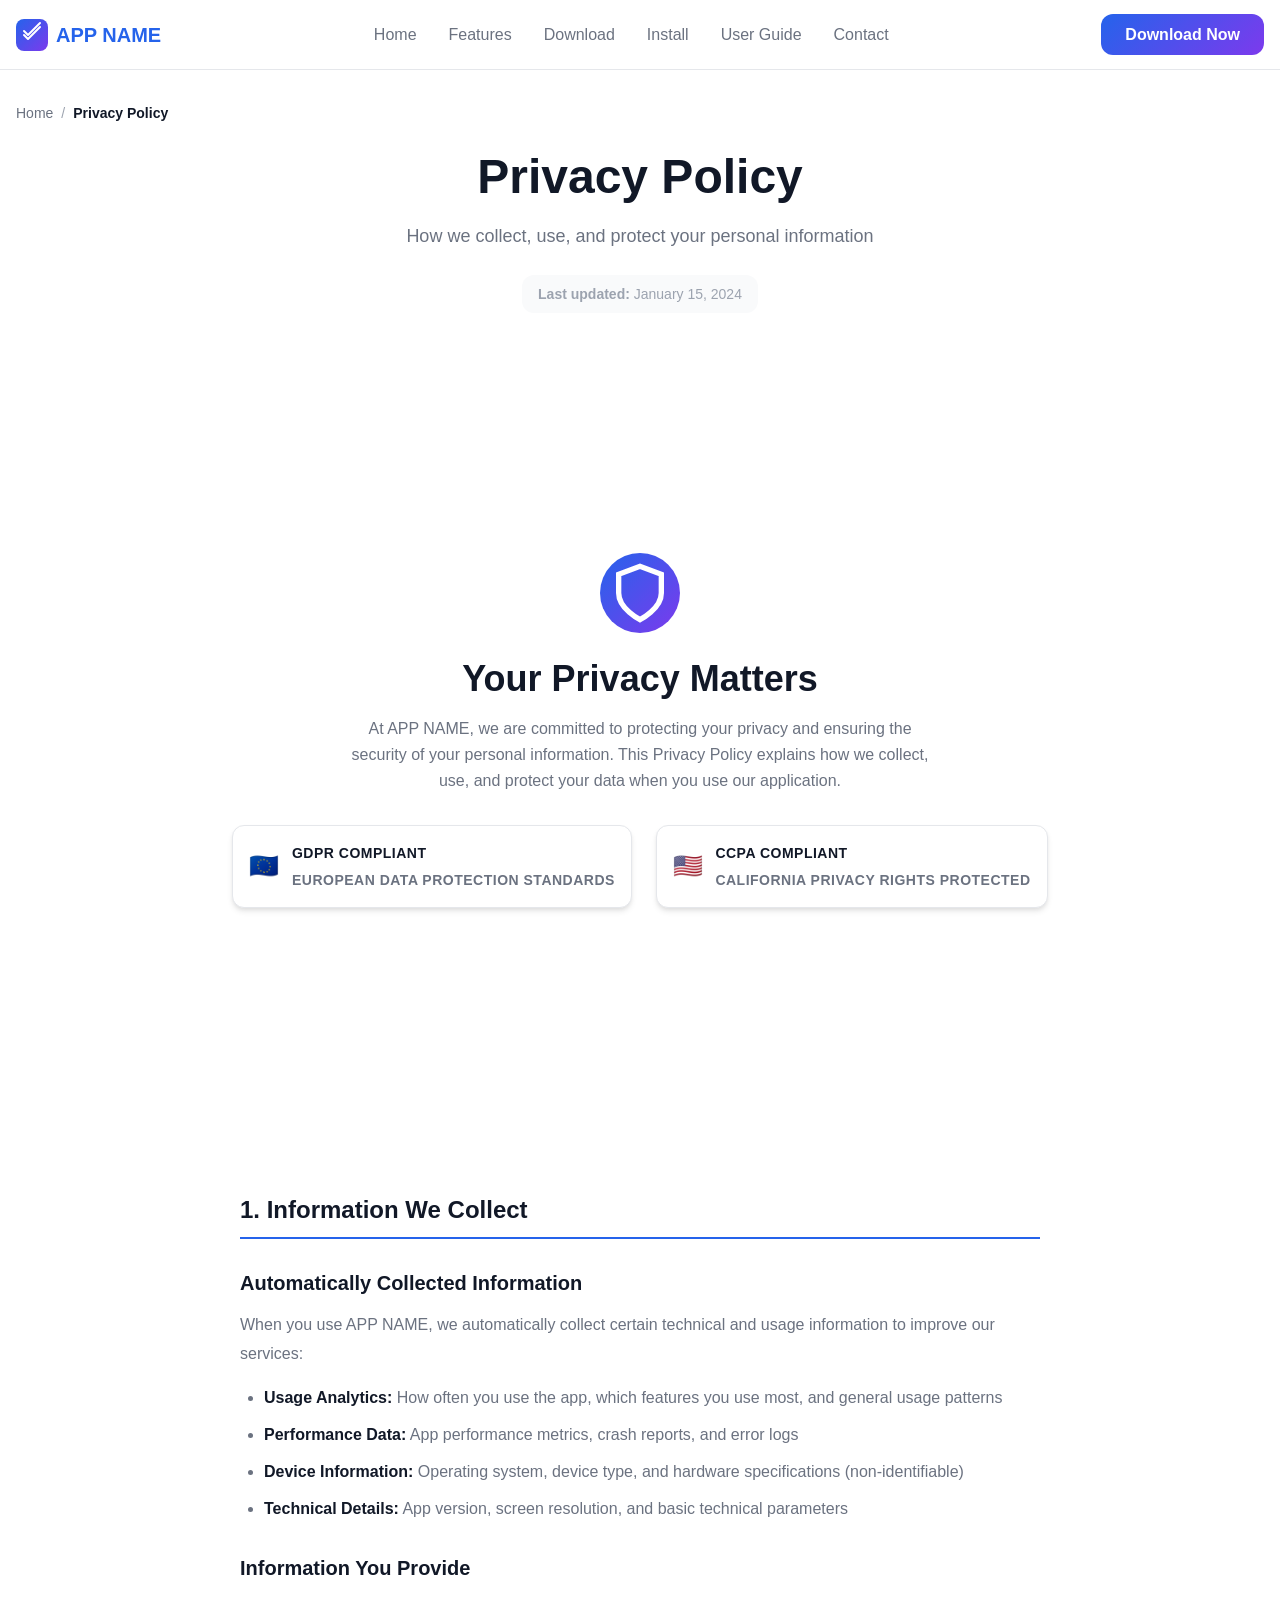
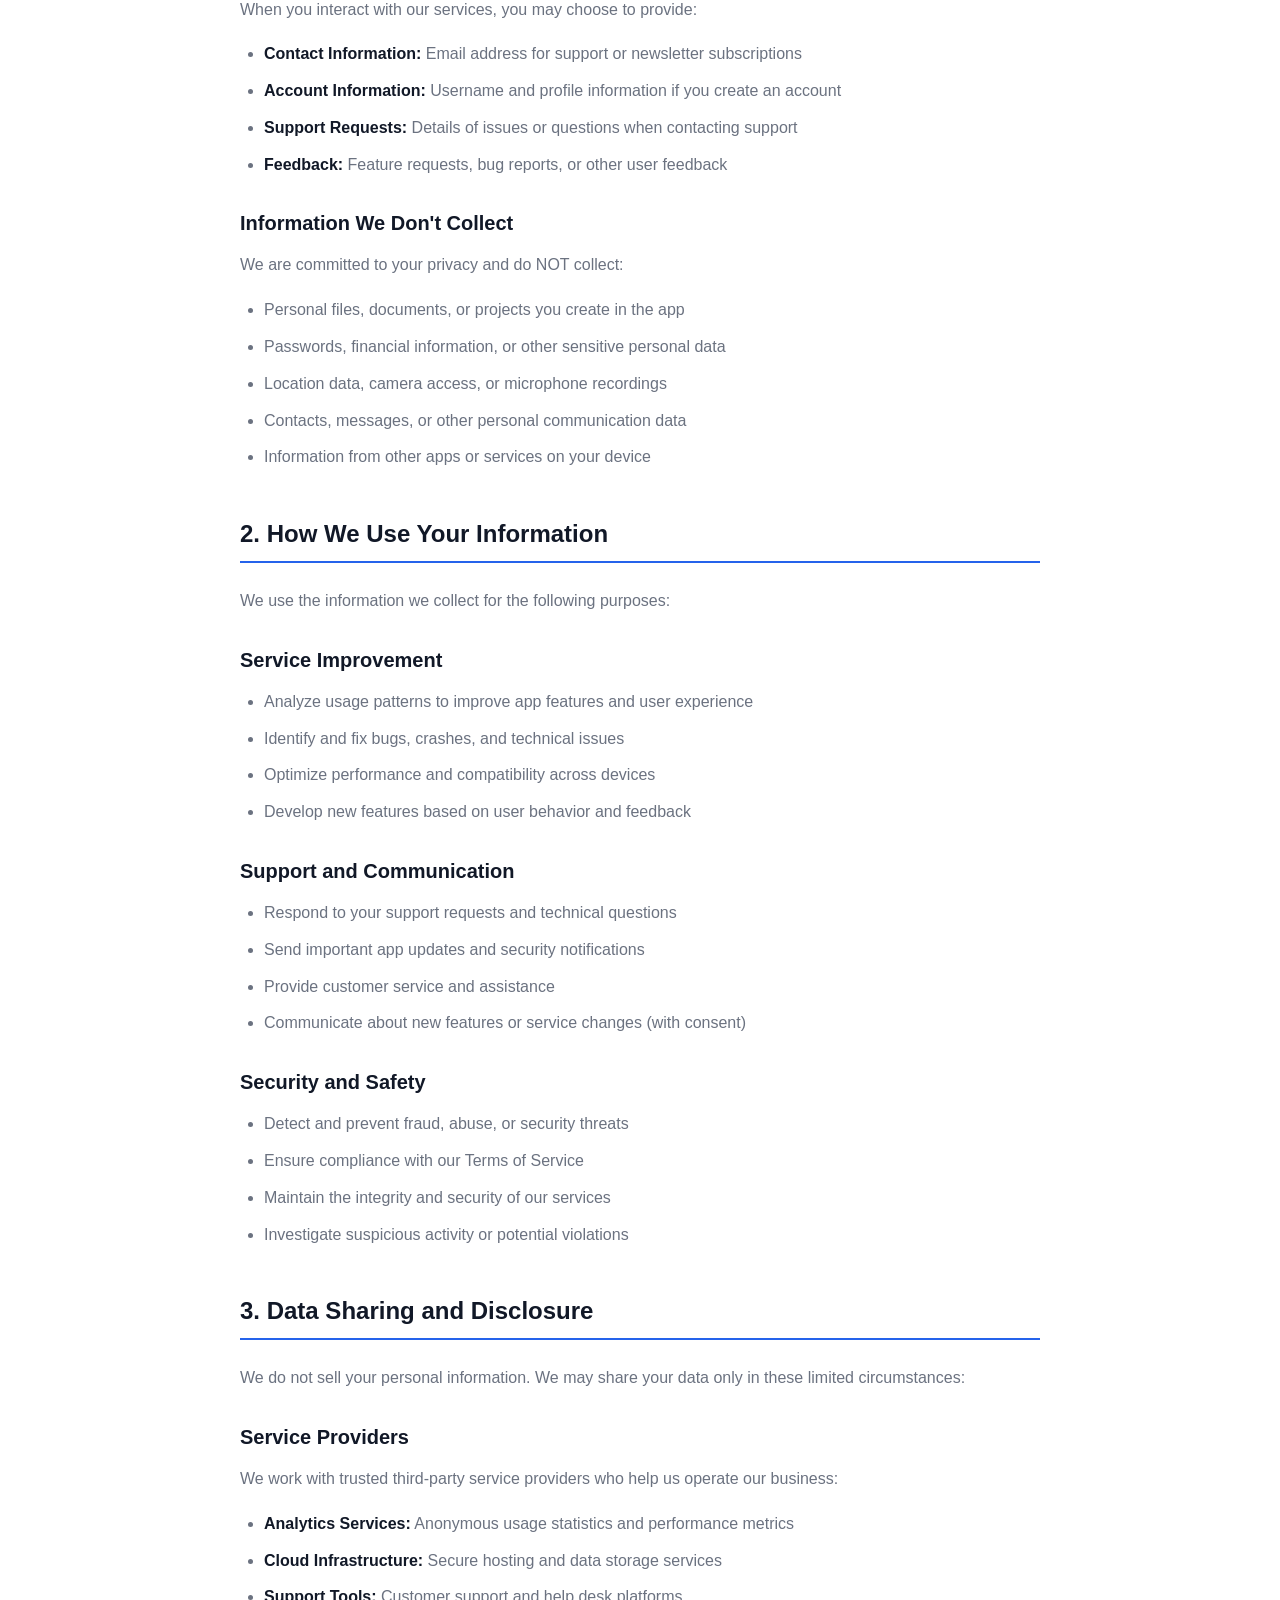
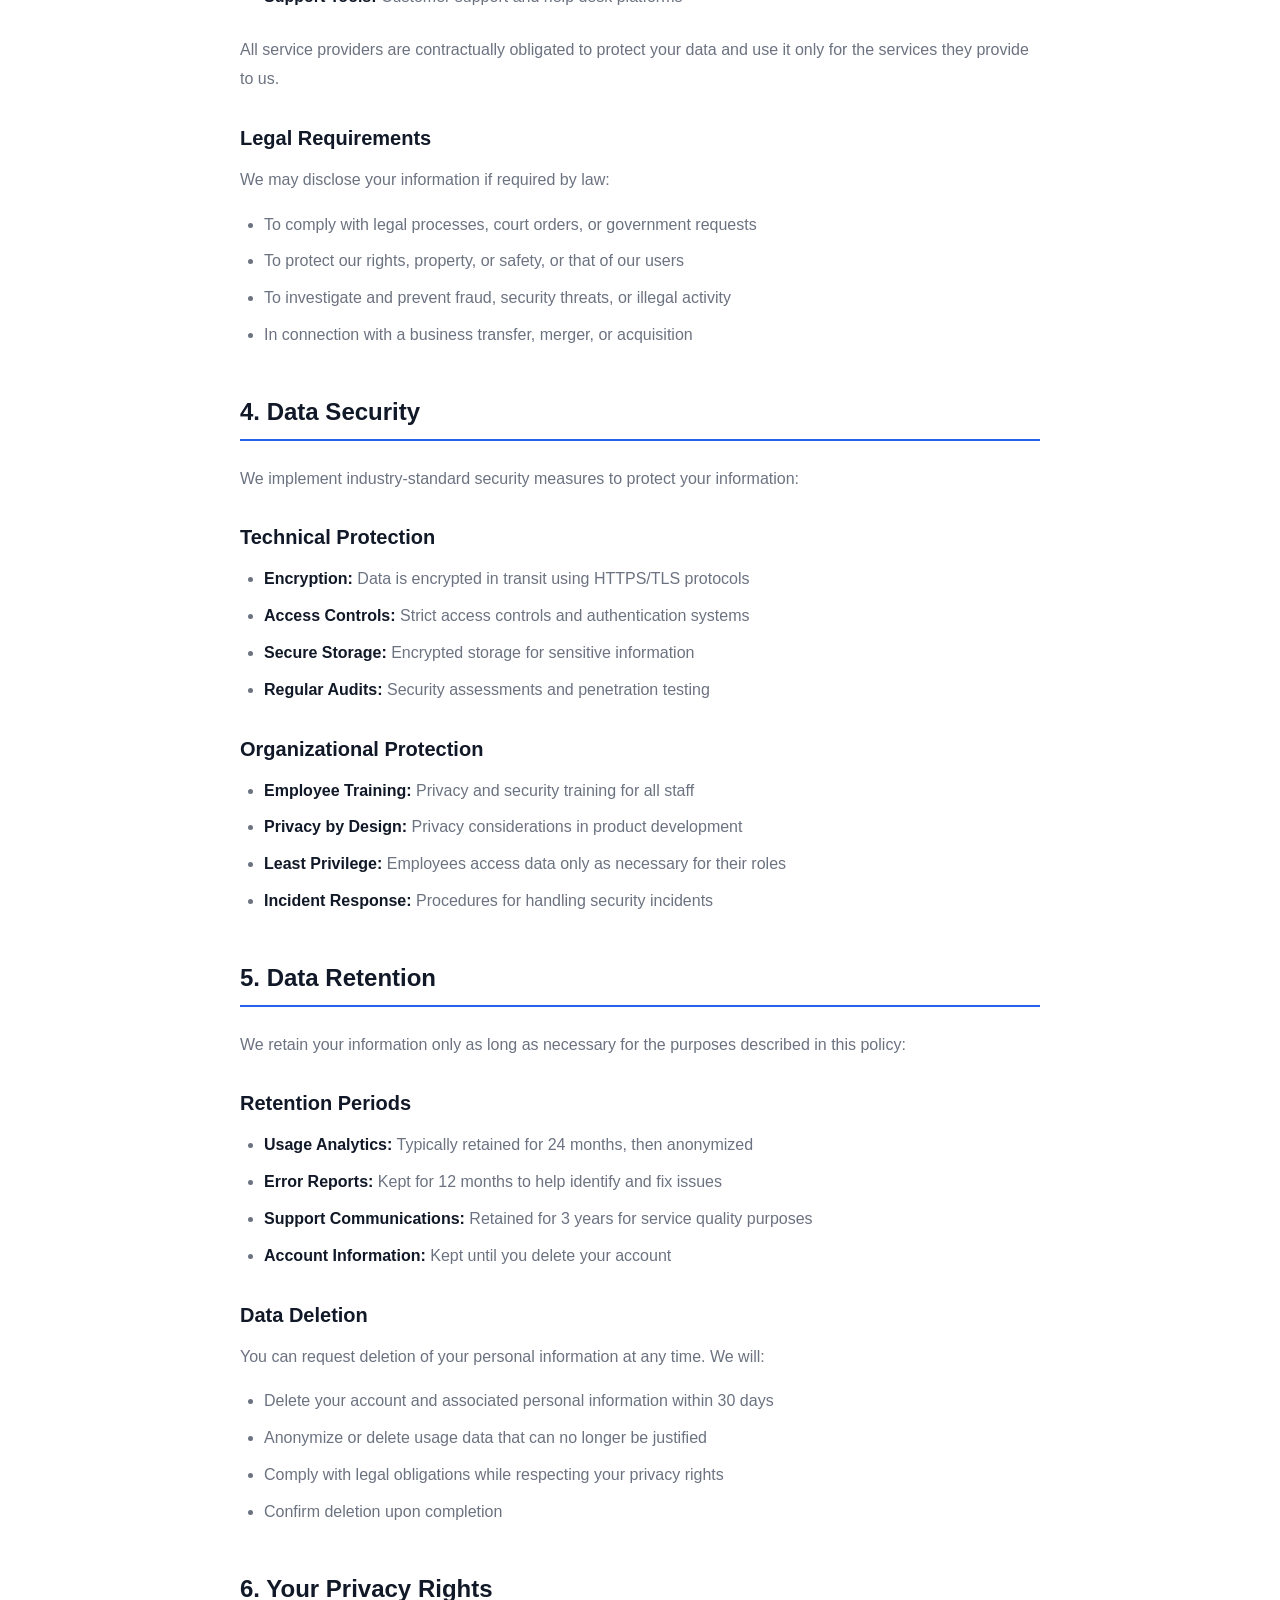
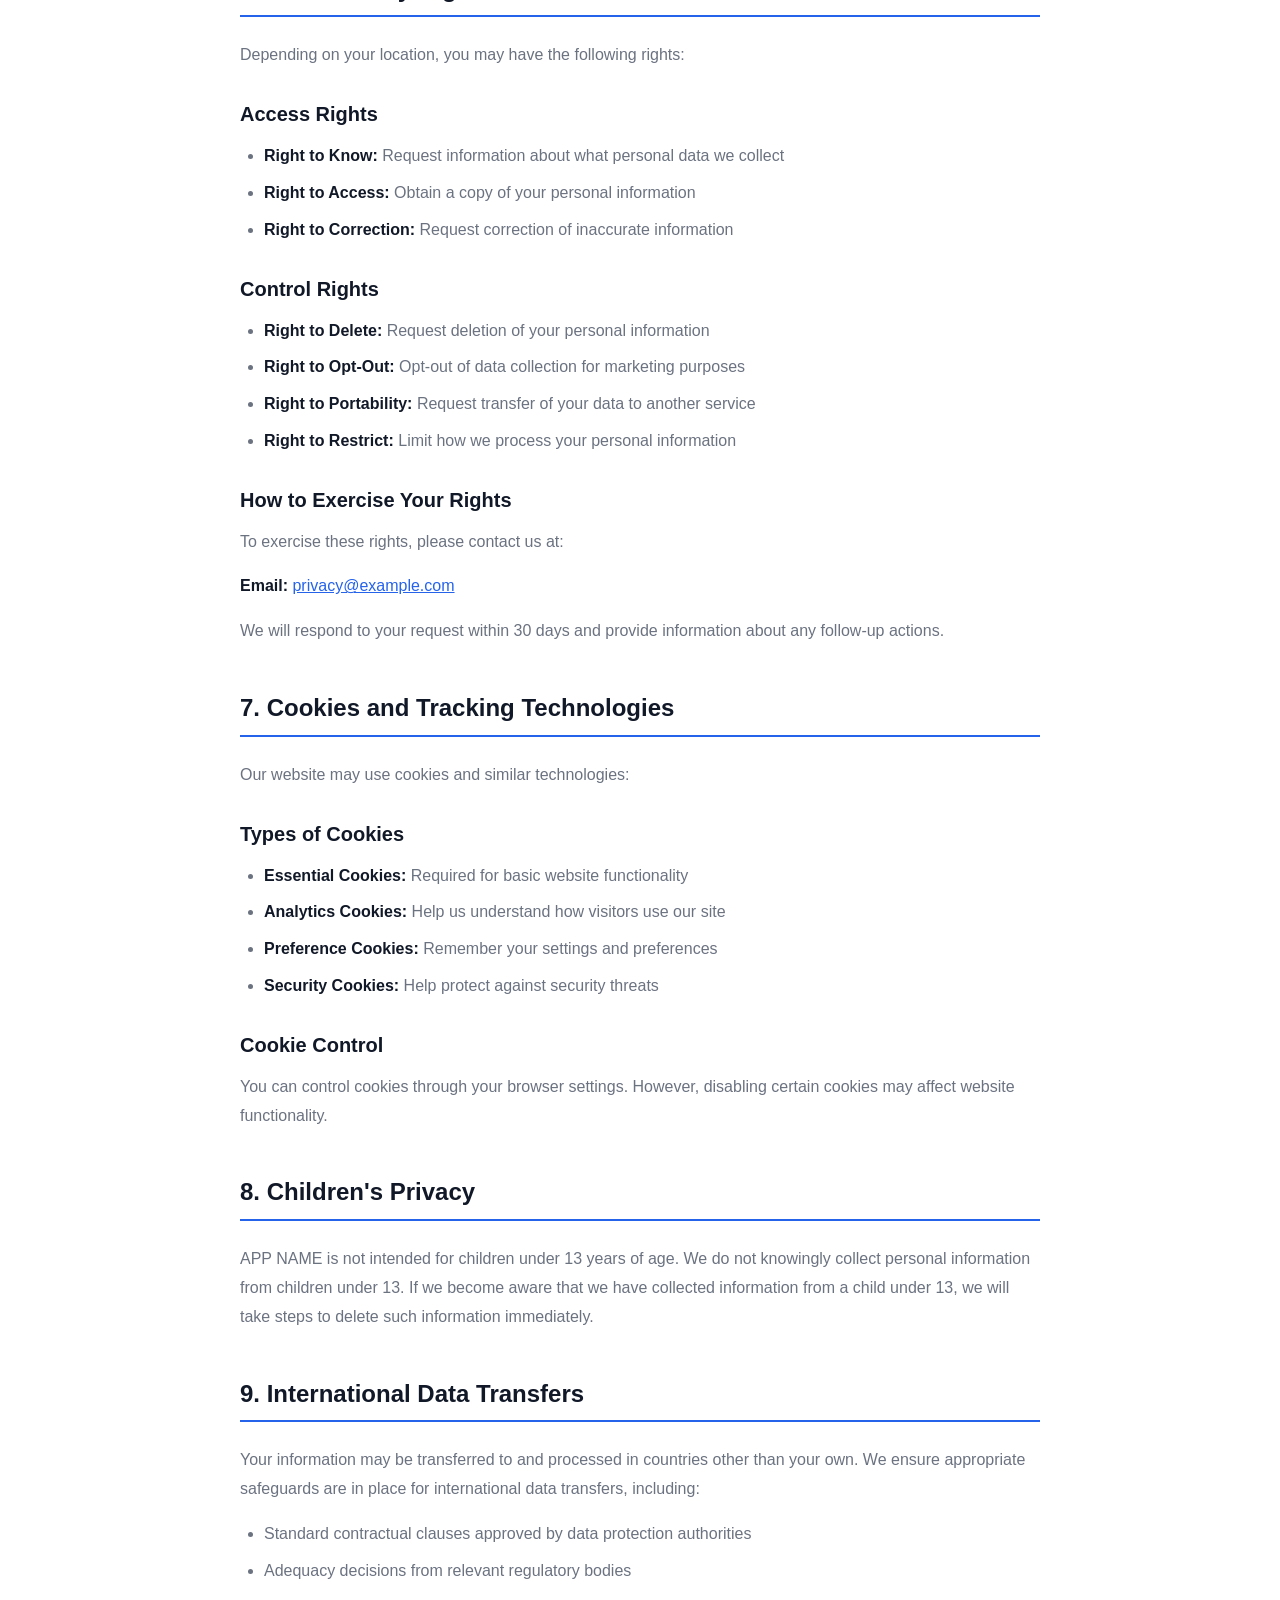
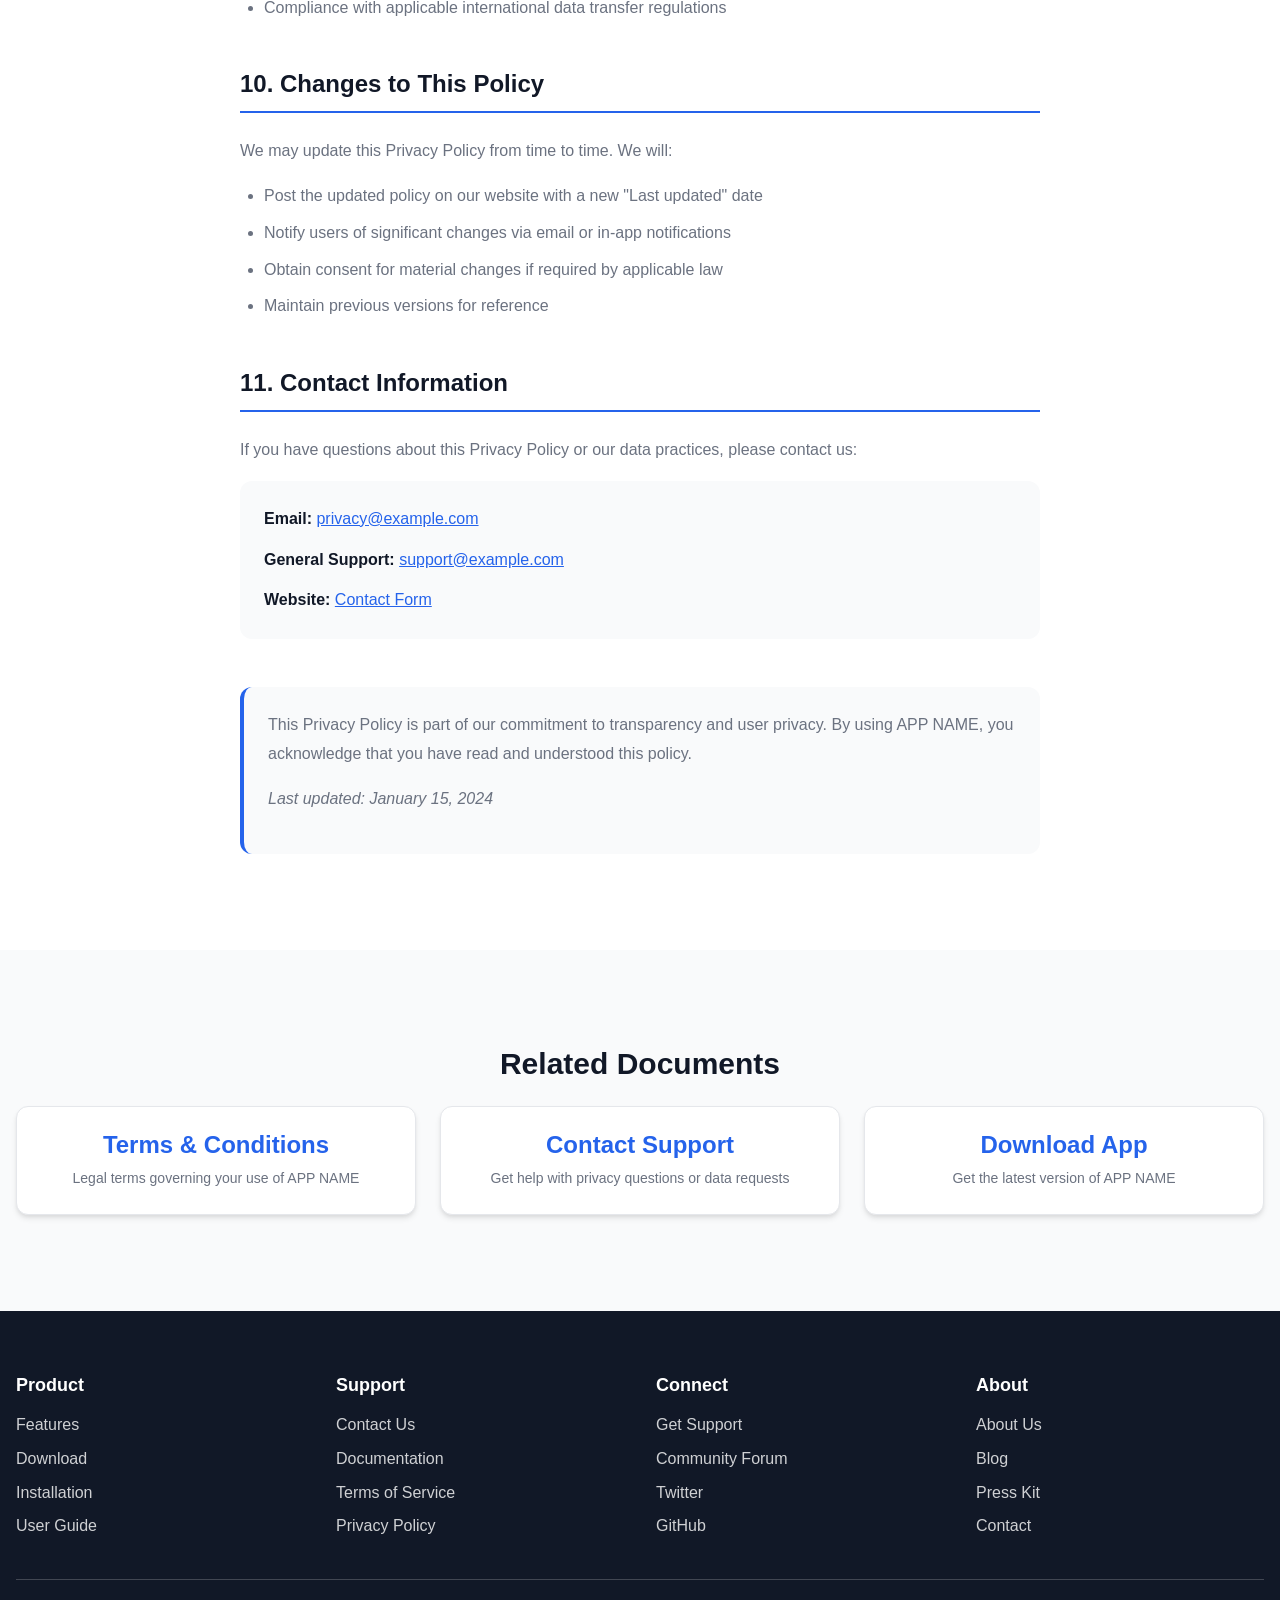
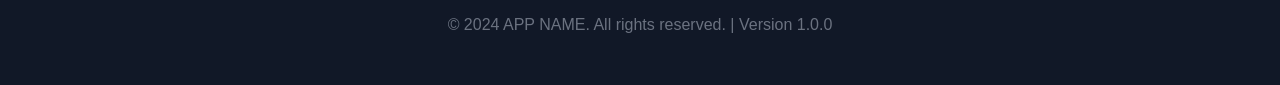
<file: privacy.html>
<!DOCTYPE html>
<html lang="en">
<head>
    <meta charset="UTF-8">
    <meta name="viewport" content="width=device-width, initial-scale=1.0">
    <meta name="description" content="Privacy Policy for APP NAME. Learn how we collect, use, and protect your data. GDPR and CCPA compliant.">
    <meta name="keywords" content="APP NAME privacy policy, data protection, GDPR, CCPA, privacy">
    <meta name="author" content="APP NAME">
    <meta name="robots" content="noindex, nofollow">

    <title>Privacy Policy - APP NAME</title>

    <!-- Favicon -->
    <link rel="icon" type="image/x-icon" href="assets/favicon/favicon.ico">
    <link rel="apple-touch-icon" sizes="180x180" href="assets/favicon/apple-touch-icon.png">
    <link rel="manifest" href="assets/favicon/manifest.json">

    <!-- CSS -->
    <link rel="stylesheet" href="assets/css/main.css">
    <link rel="stylesheet" href="assets/css/components.css">
    <link rel="stylesheet" href="assets/css/responsive.css">
</head>
<body>
    <!-- Header Navigation -->
    <header class="header" id="header">
        <nav class="nav container">
            <div class="nav__logo">
                <img src="assets/images/logo.svg" alt="APP NAME Logo">
                <span>APP NAME</span>
            </div>

            <ul class="nav__menu" id="navMenu">
                <li><a href="index.html" class="nav__link">Home</a></li>
                <li><a href="features.html" class="nav__link">Features</a></li>
                <li><a href="download.html" class="nav__link">Download</a></li>
                <li><a href="install.html" class="nav__link">Install</a></li>
                <li><a href="userguide.html" class="nav__link">User Guide</a></li>
                <li><a href="contact.html" class="nav__link">Contact</a></li>
            </ul>

            <a href="download.html" class="nav__cta">Download Now</a>

            <button class="nav__toggle" id="navToggle" aria-label="Toggle navigation">
                <span></span>
                <span></span>
                <span></span>
            </button>
        </nav>
        <div class="nav__overlay" id="navOverlay"></div>
    </header>

    <!-- Page Header -->
    <section class="section" style="padding-top: calc(var(--header-height) + var(--space-8));">
        <div class="container">
            <div class="breadcrumb">
                <div class="breadcrumb__item">
                    <a href="index.html" class="breadcrumb__link">Home</a>
                </div>
                <div class="breadcrumb__item">
                    <span class="breadcrumb__current">Privacy Policy</span>
                </div>
            </div>

            <div class="page-header">
                <h1>Privacy Policy</h1>
                <p class="page-subtitle">How we collect, use, and protect your personal information</p>
                <div class="last-updated">
                    <strong>Last updated:</strong> January 15, 2024
                </div>
            </div>
        </div>
    </section>

    <!-- Privacy Commitment -->
    <section class="section">
        <div class="container">
            <div class="privacy-commitment">
                <div class="commitment-icon">
                    <svg width="64" height="64" viewBox="0 0 24 24" fill="none" stroke="currentColor" stroke-width="2">
                        <path d="M12 22s8-4 8-10V5l-8-3-8 3v7c0 6 8 10 8 10z"></path>
                    </svg>
                </div>
                <h2>Your Privacy Matters</h2>
                <p>At APP NAME, we are committed to protecting your privacy and ensuring the security of your personal information. This Privacy Policy explains how we collect, use, and protect your data when you use our application.</p>
                <div class="compliance-badges">
                    <div class="badge">
                        <span class="badge-icon">🇪🇺</span>
                        <div class="badge-text">
                            <strong>GDPR Compliant</strong>
                            <span>European data protection standards</span>
                        </div>
                    </div>
                    <div class="badge">
                        <span class="badge-icon">🇺🇸</span>
                        <div class="badge-text">
                            <strong>CCPA Compliant</strong>
                            <span>California privacy rights protected</span>
                        </div>
                    </div>
                </div>
            </div>
        </div>
    </section>

    <!-- Main Privacy Content -->
    <section class="section">
        <div class="container">
            <div class="legal-content">

                <h2 id="information-we-collect">1. Information We Collect</h2>

                <h3>Automatically Collected Information</h3>
                <p>When you use APP NAME, we automatically collect certain technical and usage information to improve our services:</p>
                <ul>
                    <li><strong>Usage Analytics:</strong> How often you use the app, which features you use most, and general usage patterns</li>
                    <li><strong>Performance Data:</strong> App performance metrics, crash reports, and error logs</li>
                    <li><strong>Device Information:</strong> Operating system, device type, and hardware specifications (non-identifiable)</li>
                    <li><strong>Technical Details:</strong> App version, screen resolution, and basic technical parameters</li>
                </ul>

                <h3>Information You Provide</h3>
                <p>When you interact with our services, you may choose to provide:</p>
                <ul>
                    <li><strong>Contact Information:</strong> Email address for support or newsletter subscriptions</li>
                    <li><strong>Account Information:</strong> Username and profile information if you create an account</li>
                    <li><strong>Support Requests:</strong> Details of issues or questions when contacting support</li>
                    <li><strong>Feedback:</strong> Feature requests, bug reports, or other user feedback</li>
                </ul>

                <h3>Information We Don't Collect</h3>
                <p>We are committed to your privacy and do NOT collect:</p>
                <ul>
                    <li>Personal files, documents, or projects you create in the app</li>
                    <li>Passwords, financial information, or other sensitive personal data</li>
                    <li>Location data, camera access, or microphone recordings</li>
                    <li>Contacts, messages, or other personal communication data</li>
                    <li>Information from other apps or services on your device</li>
                </ul>

                <h2 id="how-we-use-information">2. How We Use Your Information</h2>

                <p>We use the information we collect for the following purposes:</p>

                <h3>Service Improvement</h3>
                <ul>
                    <li>Analyze usage patterns to improve app features and user experience</li>
                    <li>Identify and fix bugs, crashes, and technical issues</li>
                    <li>Optimize performance and compatibility across devices</li>
                    <li>Develop new features based on user behavior and feedback</li>
                </ul>

                <h3>Support and Communication</h3>
                <ul>
                    <li>Respond to your support requests and technical questions</li>
                    <li>Send important app updates and security notifications</li>
                    <li>Provide customer service and assistance</li>
                    <li>Communicate about new features or service changes (with consent)</li>
                </ul>

                <h3>Security and Safety</h3>
                <ul>
                    <li>Detect and prevent fraud, abuse, or security threats</li>
                    <li>Ensure compliance with our Terms of Service</li>
                    <li>Maintain the integrity and security of our services</li>
                    <li>Investigate suspicious activity or potential violations</li>
                </ul>

                <h2 id="data-sharing">3. Data Sharing and Disclosure</h2>

                <p>We do not sell your personal information. We may share your data only in these limited circumstances:</p>

                <h3>Service Providers</h3>
                <p>We work with trusted third-party service providers who help us operate our business:</p>
                <ul>
                    <li><strong>Analytics Services:</strong> Anonymous usage statistics and performance metrics</li>
                    <li><strong>Cloud Infrastructure:</strong> Secure hosting and data storage services</li>
                    <li><strong>Support Tools:</strong> Customer support and help desk platforms</li>
                </ul>
                <p>All service providers are contractually obligated to protect your data and use it only for the services they provide to us.</p>

                <h3>Legal Requirements</h3>
                <p>We may disclose your information if required by law:</p>
                <ul>
                    <li>To comply with legal processes, court orders, or government requests</li>
                    <li>To protect our rights, property, or safety, or that of our users</li>
                    <li>To investigate and prevent fraud, security threats, or illegal activity</li>
                    <li>In connection with a business transfer, merger, or acquisition</li>
                </ul>

                <h2 id="data-security">4. Data Security</h2>

                <p>We implement industry-standard security measures to protect your information:</p>

                <h3>Technical Protection</h3>
                <ul>
                    <li><strong>Encryption:</strong> Data is encrypted in transit using HTTPS/TLS protocols</li>
                    <li><strong>Access Controls:</strong> Strict access controls and authentication systems</li>
                    <li><strong>Secure Storage:</strong> Encrypted storage for sensitive information</li>
                    <li><strong>Regular Audits:</strong> Security assessments and penetration testing</li>
                </ul>

                <h3>Organizational Protection</h3>
                <ul>
                    <li><strong>Employee Training:</strong> Privacy and security training for all staff</li>
                    <li><strong>Privacy by Design:</strong> Privacy considerations in product development</li>
                    <li><strong>Least Privilege:</strong> Employees access data only as necessary for their roles</li>
                    <li><strong>Incident Response:</strong> Procedures for handling security incidents</li>
                </ul>

                <h2 id="data-retention">5. Data Retention</h2>

                <p>We retain your information only as long as necessary for the purposes described in this policy:</p>

                <h3>Retention Periods</h3>
                <ul>
                    <li><strong>Usage Analytics:</strong> Typically retained for 24 months, then anonymized</li>
                    <li><strong>Error Reports:</strong> Kept for 12 months to help identify and fix issues</li>
                    <li><strong>Support Communications:</strong> Retained for 3 years for service quality purposes</li>
                    <li><strong>Account Information:</strong> Kept until you delete your account</li>
                </ul>

                <h3>Data Deletion</h3>
                <p>You can request deletion of your personal information at any time. We will:</p>
                <ul>
                    <li>Delete your account and associated personal information within 30 days</li>
                    <li>Anonymize or delete usage data that can no longer be justified</li>
                    <li>Comply with legal obligations while respecting your privacy rights</li>
                    <li>Confirm deletion upon completion</li>
                </ul>

                <h2 id="your-rights">6. Your Privacy Rights</h2>

                <p>Depending on your location, you may have the following rights:</p>

                <h3>Access Rights</h3>
                <ul>
                    <li><strong>Right to Know:</strong> Request information about what personal data we collect</li>
                    <li><strong>Right to Access:</strong> Obtain a copy of your personal information</li>
                    <li><strong>Right to Correction:</strong> Request correction of inaccurate information</li>
                </ul>

                <h3>Control Rights</h3>
                <ul>
                    <li><strong>Right to Delete:</strong> Request deletion of your personal information</li>
                    <li><strong>Right to Opt-Out:</strong> Opt-out of data collection for marketing purposes</li>
                    <li><strong>Right to Portability:</strong> Request transfer of your data to another service</li>
                    <li><strong>Right to Restrict:</strong> Limit how we process your personal information</li>
                </ul>

                <h3>How to Exercise Your Rights</h3>
                <p>To exercise these rights, please contact us at:</p>
                <p><strong>Email:</strong> <a href="mailto:privacy@example.com">privacy@example.com</a></p>
                <p>We will respond to your request within 30 days and provide information about any follow-up actions.</p>

                <h2 id="cookies-tracking">7. Cookies and Tracking Technologies</h2>

                <p>Our website may use cookies and similar technologies:</p>

                <h3>Types of Cookies</h3>
                <ul>
                    <li><strong>Essential Cookies:</strong> Required for basic website functionality</li>
                    <li><strong>Analytics Cookies:</strong> Help us understand how visitors use our site</li>
                    <li><strong>Preference Cookies:</strong> Remember your settings and preferences</li>
                    <li><strong>Security Cookies:</strong> Help protect against security threats</li>
                </ul>

                <h3>Cookie Control</h3>
                <p>You can control cookies through your browser settings. However, disabling certain cookies may affect website functionality.</p>

                <h2 id="childrens-privacy">8. Children's Privacy</h2>

                <p>APP NAME is not intended for children under 13 years of age. We do not knowingly collect personal information from children under 13. If we become aware that we have collected information from a child under 13, we will take steps to delete such information immediately.</p>

                <h2 id="international-transfers">9. International Data Transfers</h2>

                <p>Your information may be transferred to and processed in countries other than your own. We ensure appropriate safeguards are in place for international data transfers, including:</p>
                <ul>
                    <li>Standard contractual clauses approved by data protection authorities</li>
                    <li>Adequacy decisions from relevant regulatory bodies</li>
                    <li>Compliance with applicable international data transfer regulations</li>
                </ul>

                <h2 id="policy-changes">10. Changes to This Policy</h2>

                <p>We may update this Privacy Policy from time to time. We will:</p>
                <ul>
                    <li>Post the updated policy on our website with a new "Last updated" date</li>
                    <li>Notify users of significant changes via email or in-app notifications</li>
                    <li>Obtain consent for material changes if required by applicable law</li>
                    <li>Maintain previous versions for reference</li>
                </ul>

                <h2 id="contact">11. Contact Information</h2>

                <p>If you have questions about this Privacy Policy or our data practices, please contact us:</p>

                <div class="contact-info">
                    <div class="contact-item">
                        <strong>Email:</strong> <a href="mailto:privacy@example.com">privacy@example.com</a>
                    </div>
                    <div class="contact-item">
                        <strong>General Support:</strong> <a href="mailto:support@example.com">support@example.com</a>
                    </div>
                    <div class="contact-item">
                        <strong>Website:</strong> <a href="contact.html">Contact Form</a>
                    </div>
                </div>

                <div class="legal-footer">
                    <p>This Privacy Policy is part of our commitment to transparency and user privacy. By using APP NAME, you acknowledge that you have read and understood this policy.</p>
                    <p><em>Last updated: January 15, 2024</em></p>
                </div>
            </div>
        </div>
    </section>

    <!-- Quick Links -->
    <section class="section download-section">
        <div class="container">
            <div class="quick-links">
                <h3>Related Documents</h3>
                <div class="links-grid">
                    <a href="terms.html" class="link-card">
                        <h4>Terms & Conditions</h4>
                        <p>Legal terms governing your use of APP NAME</p>
                    </a>
                    <a href="contact.html" class="link-card">
                        <h4>Contact Support</h4>
                        <p>Get help with privacy questions or data requests</p>
                    </a>
                    <a href="download.html" class="link-card">
                        <h4>Download App</h4>
                        <p>Get the latest version of APP NAME</p>
                    </a>
                </div>
            </div>
        </div>
    </section>

    <!-- Footer -->
    <footer class="footer">
        <div class="container">
            <div class="footer__content">
                <div class="footer__section">
                    <h4>Product</h4>
                    <ul class="footer__links">
                        <li><a href="features.html">Features</a></li>
                        <li><a href="download.html">Download</a></li>
                        <li><a href="install.html">Installation</a></li>
                        <li><a href="userguide.html">User Guide</a></li>
                    </ul>
                </div>

                <div class="footer__section">
                    <h4>Support</h4>
                    <ul class="footer__links">
                        <li><a href="contact.html">Contact Us</a></li>
                        <li><a href="userguide.html">Documentation</a></li>
                        <li><a href="terms.html">Terms of Service</a></li>
                        <li><a href="privacy.html">Privacy Policy</a></li>
                    </ul>
                </div>

                <div class="footer__section">
                    <h4>Connect</h4>
                    <ul class="footer__links">
                        <li><a href="contact.html">Get Support</a></li>
                        <li><a href="#">Community Forum</a></li>
                        <li><a href="#">Twitter</a></li>
                        <li><a href="#">GitHub</a></li>
                    </ul>
                </div>

                <div class="footer__section">
                    <h4>About</h4>
                    <ul class="footer__links">
                        <li><a href="#">About Us</a></li>
                        <li><a href="#">Blog</a></li>
                        <li><a href="#">Press Kit</a></li>
                        <li><a href="contact.html">Contact</a></li>
                    </ul>
                </div>
            </div>

            <div class="footer__bottom">
                <p>&copy; 2024 APP NAME. All rights reserved. | Version 1.0.0</p>
            </div>
        </div>
    </footer>

    <!-- JavaScript -->
    <script src="assets/js/main.js"></script>
</body>
</html>
</file>
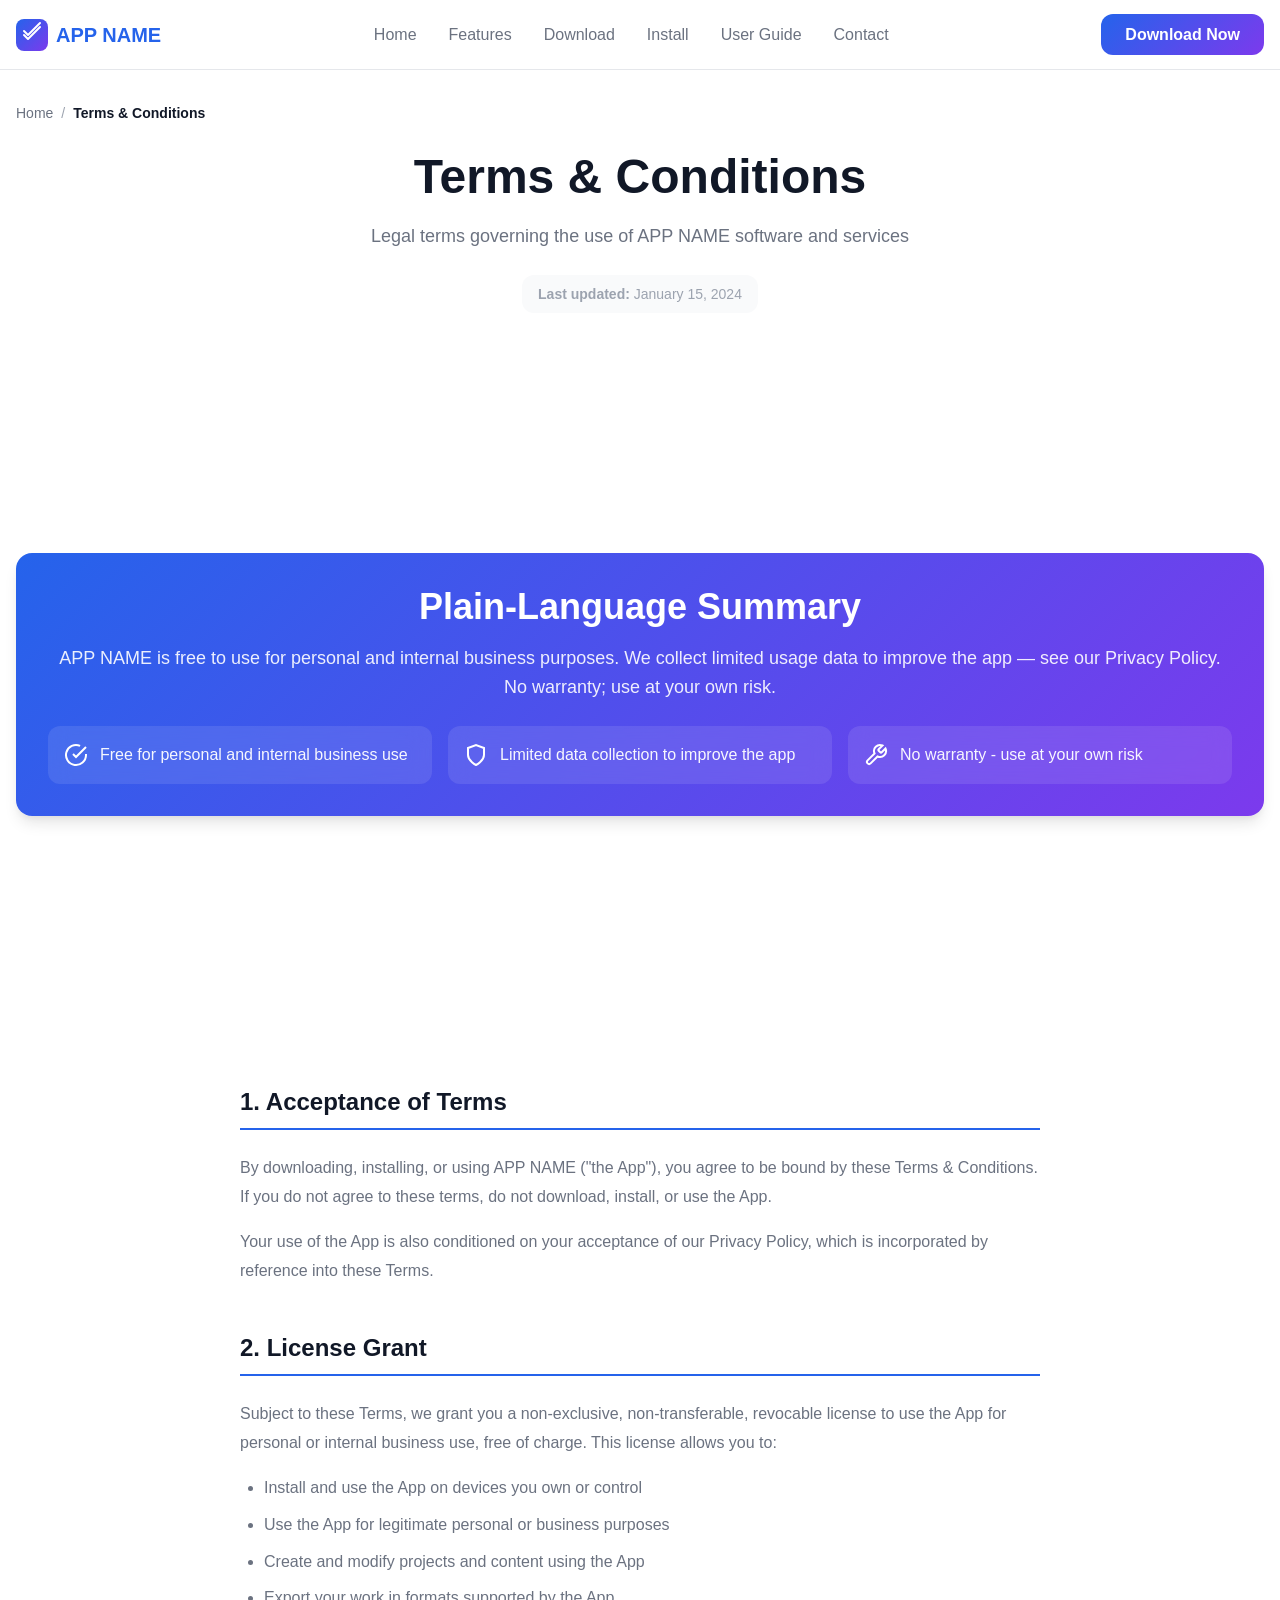
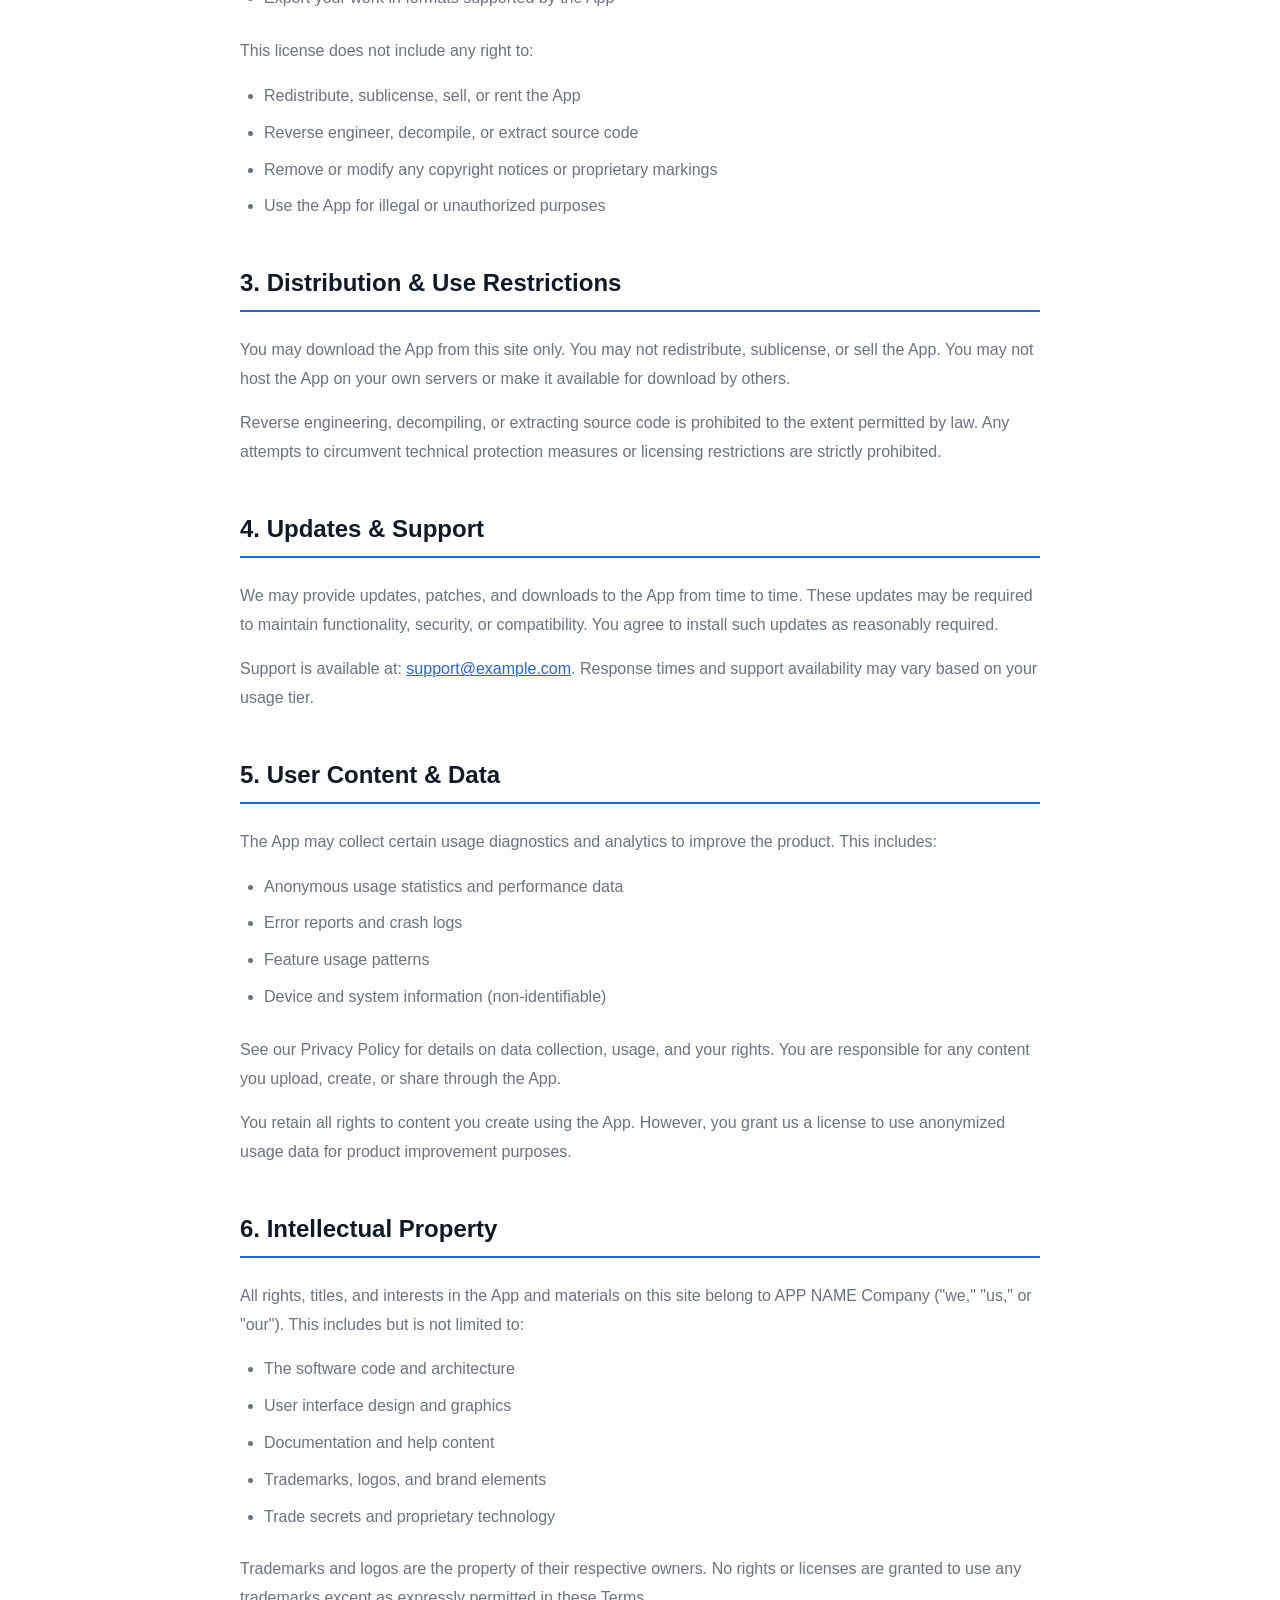
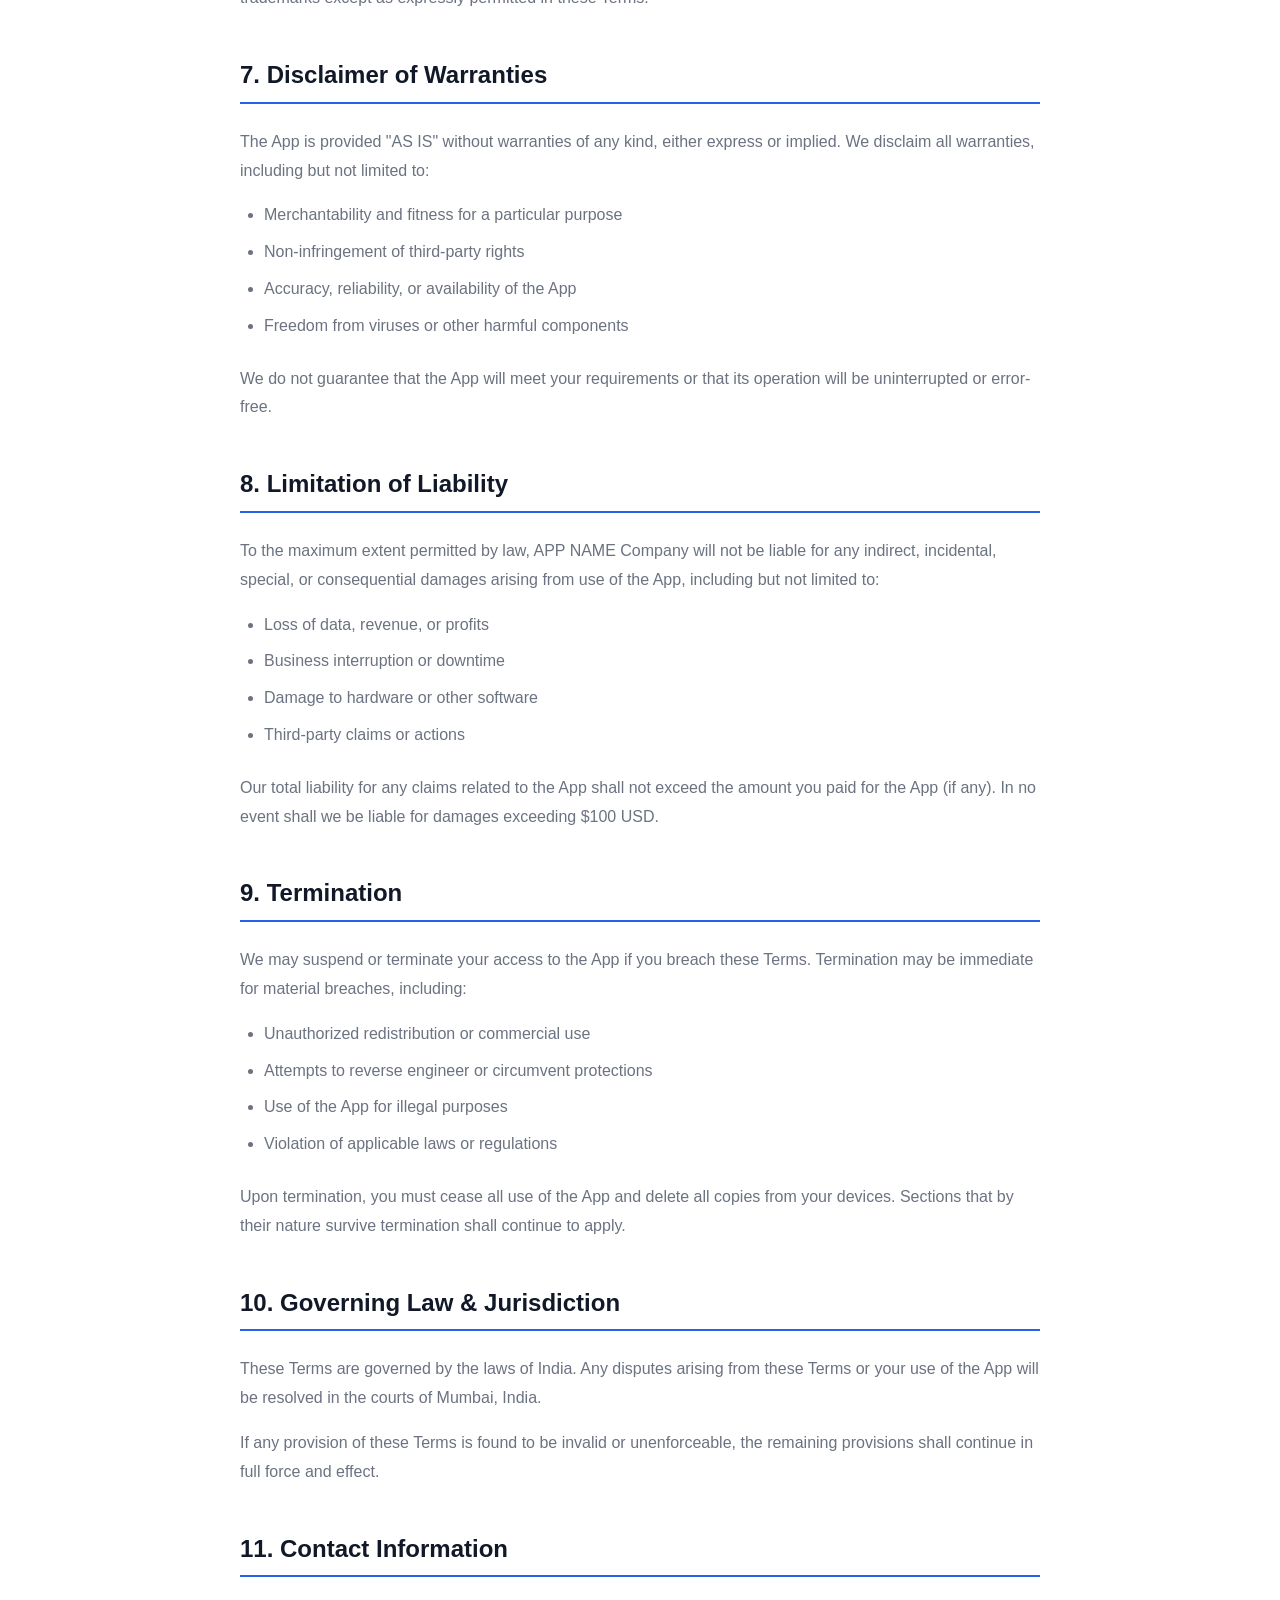
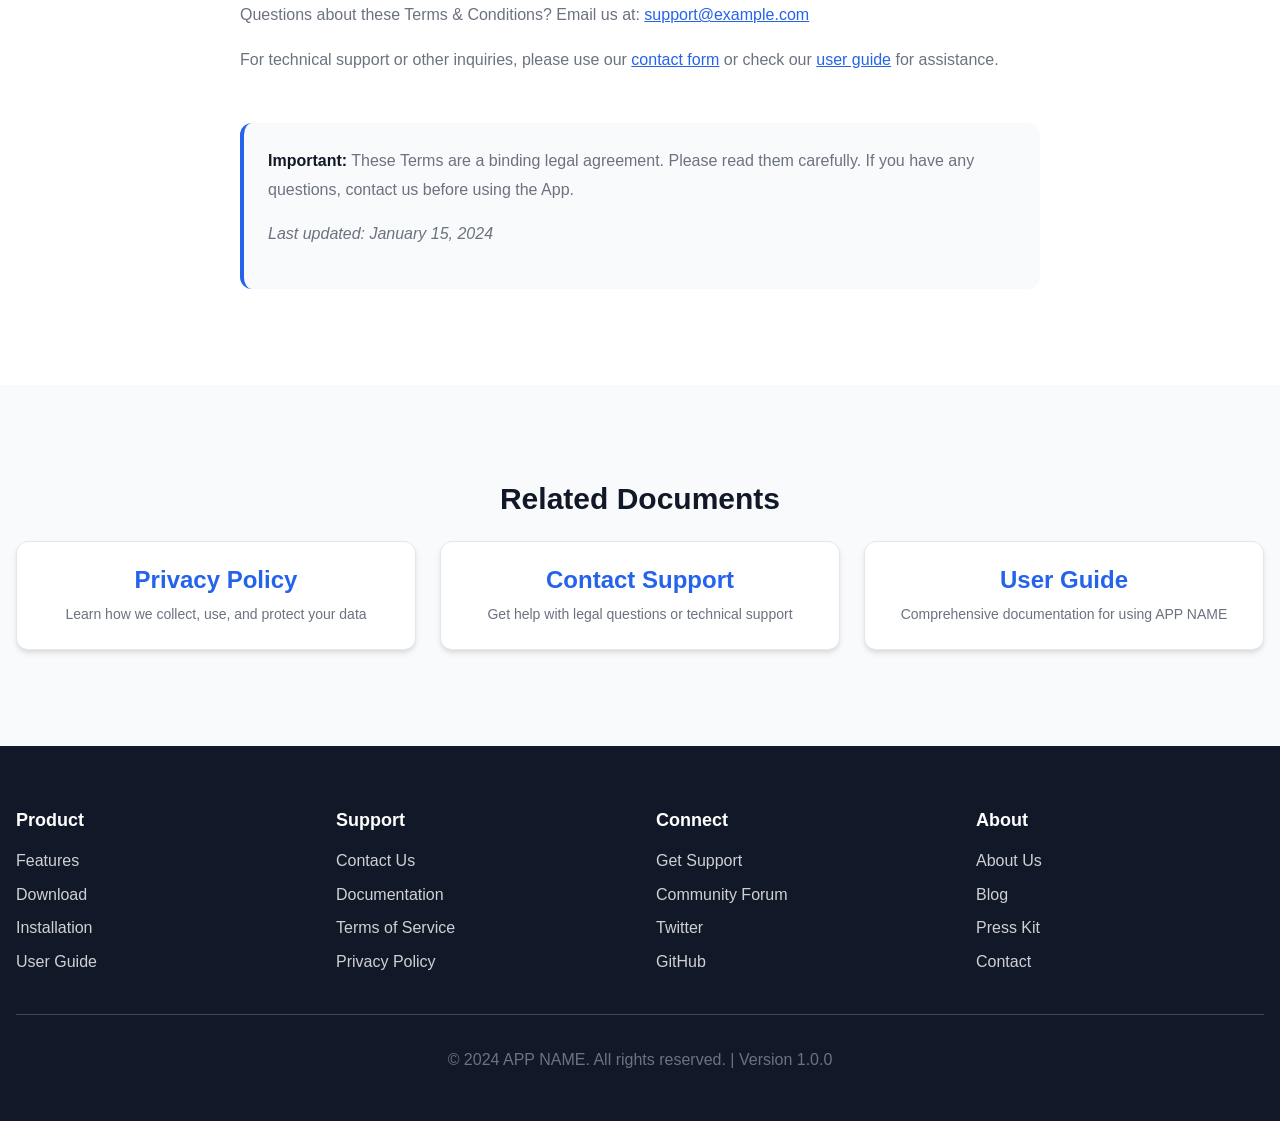
<file: terms.html>
<!DOCTYPE html>
<html lang="en">
<head>
    <meta charset="UTF-8">
    <meta name="viewport" content="width=device-width, initial-scale=1.0">
    <meta name="description" content="Terms & Conditions for APP NAME. Legal terms governing the use of our software application.">
    <meta name="keywords" content="APP NAME terms, legal, conditions, license agreement, software terms">
    <meta name="author" content="APP NAME">
    <meta name="robots" content="noindex, nofollow">

    <title>Terms & Conditions - APP NAME</title>

    <!-- Favicon -->
    <link rel="icon" type="image/x-icon" href="assets/favicon/favicon.ico">
    <link rel="apple-touch-icon" sizes="180x180" href="assets/favicon/apple-touch-icon.png">
    <link rel="manifest" href="assets/favicon/manifest.json">

    <!-- CSS -->
    <link rel="stylesheet" href="assets/css/main.css">
    <link rel="stylesheet" href="assets/css/components.css">
    <link rel="stylesheet" href="assets/css/responsive.css">
</head>
<body>
    <!-- Header Navigation -->
    <header class="header" id="header">
        <nav class="nav container">
            <div class="nav__logo">
                <img src="assets/images/logo.svg" alt="APP NAME Logo">
                <span>APP NAME</span>
            </div>

            <ul class="nav__menu" id="navMenu">
                <li><a href="index.html" class="nav__link">Home</a></li>
                <li><a href="features.html" class="nav__link">Features</a></li>
                <li><a href="download.html" class="nav__link">Download</a></li>
                <li><a href="install.html" class="nav__link">Install</a></li>
                <li><a href="userguide.html" class="nav__link">User Guide</a></li>
                <li><a href="contact.html" class="nav__link">Contact</a></li>
            </ul>

            <a href="download.html" class="nav__cta">Download Now</a>

            <button class="nav__toggle" id="navToggle" aria-label="Toggle navigation">
                <span></span>
                <span></span>
                <span></span>
            </button>
        </nav>
        <div class="nav__overlay" id="navOverlay"></div>
    </header>

    <!-- Page Header -->
    <section class="section" style="padding-top: calc(var(--header-height) + var(--space-8));">
        <div class="container">
            <div class="breadcrumb">
                <div class="breadcrumb__item">
                    <a href="index.html" class="breadcrumb__link">Home</a>
                </div>
                <div class="breadcrumb__item">
                    <span class="breadcrumb__current">Terms & Conditions</span>
                </div>
            </div>

            <div class="page-header">
                <h1>Terms & Conditions</h1>
                <p class="page-subtitle">Legal terms governing the use of APP NAME software and services</p>
                <div class="last-updated">
                    <strong>Last updated:</strong> January 15, 2024
                </div>
            </div>
        </div>
    </section>

    <!-- Plain Language Summary -->
    <section class="section">
        <div class="container">
            <div class="summary-card">
                <h2>Plain-Language Summary</h2>
                <p>APP NAME is free to use for personal and internal business purposes. We collect limited usage data to improve the app — see our Privacy Policy. No warranty; use at your own risk.</p>
                <div class="summary-points">
                    <div class="summary-point">
                        <svg width="24" height="24" viewBox="0 0 24 24" fill="none" stroke="currentColor" stroke-width="2">
                            <path d="M22 11.08V12a10 10 0 1 1-5.93-9.14"></path>
                            <polyline points="22 4 12 14.01 9 11.01"></polyline>
                        </svg>
                        <span>Free for personal and internal business use</span>
                    </div>
                    <div class="summary-point">
                        <svg width="24" height="24" viewBox="0 0 24 24" fill="none" stroke="currentColor" stroke-width="2">
                            <path d="M12 22s8-4 8-10V5l-8-3-8 3v7c0 6 8 10 8 10z"></path>
                        </svg>
                        <span>Limited data collection to improve the app</span>
                    </div>
                    <div class="summary-point">
                        <svg width="24" height="24" viewBox="0 0 24 24" fill="none" stroke="currentColor" stroke-width="2">
                            <path d="M14.7 6.3a1 1 0 0 0 0 1.4l1.6 1.6a1 1 0 0 0 1.4 0l3.77-3.77a6 6 0 0 1-7.94 7.94l-6.91 6.91a2.12 2.12 0 0 1-3-3l6.91-6.91a6 6 0 0 1 7.94-7.94l-3.76 3.76z"></path>
                        </svg>
                        <span>No warranty - use at your own risk</span>
                    </div>
                </div>
            </div>
        </div>
    </section>

    <!-- Full Terms -->
    <section class="section">
        <div class="container">
            <div class="legal-content">

                <h2 id="acceptance">1. Acceptance of Terms</h2>
                <p>By downloading, installing, or using APP NAME ("the App"), you agree to be bound by these Terms & Conditions. If you do not agree to these terms, do not download, install, or use the App.</p>
                <p>Your use of the App is also conditioned on your acceptance of our Privacy Policy, which is incorporated by reference into these Terms.</p>

                <h2 id="license">2. License Grant</h2>
                <p>Subject to these Terms, we grant you a non-exclusive, non-transferable, revocable license to use the App for personal or internal business use, free of charge. This license allows you to:</p>
                <ul>
                    <li>Install and use the App on devices you own or control</li>
                    <li>Use the App for legitimate personal or business purposes</li>
                    <li>Create and modify projects and content using the App</li>
                    <li>Export your work in formats supported by the App</li>
                </ul>
                <p>This license does not include any right to:</p>
                <ul>
                    <li>Redistribute, sublicense, sell, or rent the App</li>
                    <li>Reverse engineer, decompile, or extract source code</li>
                    <li>Remove or modify any copyright notices or proprietary markings</li>
                    <li>Use the App for illegal or unauthorized purposes</li>
                </ul>

                <h2 id="distribution">3. Distribution & Use Restrictions</h2>
                <p>You may download the App from this site only. You may not redistribute, sublicense, or sell the App. You may not host the App on your own servers or make it available for download by others.</p>
                <p>Reverse engineering, decompiling, or extracting source code is prohibited to the extent permitted by law. Any attempts to circumvent technical protection measures or licensing restrictions are strictly prohibited.</p>

                <h2 id="updates">4. Updates & Support</h2>
                <p>We may provide updates, patches, and downloads to the App from time to time. These updates may be required to maintain functionality, security, or compatibility. You agree to install such updates as reasonably required.</p>
                <p>Support is available at: <a href="mailto:support@example.com">support@example.com</a>. Response times and support availability may vary based on your usage tier.</p>

                <h2 id="user-content">5. User Content & Data</h2>
                <p>The App may collect certain usage diagnostics and analytics to improve the product. This includes:</p>
                <ul>
                    <li>Anonymous usage statistics and performance data</li>
                    <li>Error reports and crash logs</li>
                    <li>Feature usage patterns</li>
                    <li>Device and system information (non-identifiable)</li>
                </ul>
                <p>See our Privacy Policy for details on data collection, usage, and your rights. You are responsible for any content you upload, create, or share through the App.</p>
                <p>You retain all rights to content you create using the App. However, you grant us a license to use anonymized usage data for product improvement purposes.</p>

                <h2 id="intellectual-property">6. Intellectual Property</h2>
                <p>All rights, titles, and interests in the App and materials on this site belong to APP NAME Company ("we," "us," or "our"). This includes but is not limited to:</p>
                <ul>
                    <li>The software code and architecture</li>
                    <li>User interface design and graphics</li>
                    <li>Documentation and help content</li>
                    <li>Trademarks, logos, and brand elements</li>
                    <li>Trade secrets and proprietary technology</li>
                </ul>
                <p>Trademarks and logos are the property of their respective owners. No rights or licenses are granted to use any trademarks except as expressly permitted in these Terms.</p>

                <h2 id="disclaimer">7. Disclaimer of Warranties</h2>
                <p>The App is provided "AS IS" without warranties of any kind, either express or implied. We disclaim all warranties, including but not limited to:</p>
                <ul>
                    <li>Merchantability and fitness for a particular purpose</li>
                    <li>Non-infringement of third-party rights</li>
                    <li>Accuracy, reliability, or availability of the App</li>
                    <li>Freedom from viruses or other harmful components</li>
                </ul>
                <p>We do not guarantee that the App will meet your requirements or that its operation will be uninterrupted or error-free.</p>

                <h2 id="limitation">8. Limitation of Liability</h2>
                <p>To the maximum extent permitted by law, APP NAME Company will not be liable for any indirect, incidental, special, or consequential damages arising from use of the App, including but not limited to:</p>
                <ul>
                    <li>Loss of data, revenue, or profits</li>
                    <li>Business interruption or downtime</li>
                    <li>Damage to hardware or other software</li>
                    <li>Third-party claims or actions</li>
                </ul>
                <p>Our total liability for any claims related to the App shall not exceed the amount you paid for the App (if any). In no event shall we be liable for damages exceeding $100 USD.</p>

                <h2 id="termination">9. Termination</h2>
                <p>We may suspend or terminate your access to the App if you breach these Terms. Termination may be immediate for material breaches, including:</p>
                <ul>
                    <li>Unauthorized redistribution or commercial use</li>
                    <li>Attempts to reverse engineer or circumvent protections</li>
                    <li>Use of the App for illegal purposes</li>
                    <li>Violation of applicable laws or regulations</li>
                </ul>
                <p>Upon termination, you must cease all use of the App and delete all copies from your devices. Sections that by their nature survive termination shall continue to apply.</p>

                <h2 id="governing-law">10. Governing Law & Jurisdiction</h2>
                <p>These Terms are governed by the laws of India. Any disputes arising from these Terms or your use of the App will be resolved in the courts of Mumbai, India.</p>
                <p>If any provision of these Terms is found to be invalid or unenforceable, the remaining provisions shall continue in full force and effect.</p>

                <h2 id="contact">11. Contact Information</h2>
                <p>Questions about these Terms & Conditions? Email us at: <a href="mailto:support@example.com">support@example.com</a></p>
                <p>For technical support or other inquiries, please use our <a href="contact.html">contact form</a> or check our <a href="userguide.html">user guide</a> for assistance.</p>

                <div class="legal-footer">
                    <p><strong>Important:</strong> These Terms are a binding legal agreement. Please read them carefully. If you have any questions, contact us before using the App.</p>
                    <p><em>Last updated: January 15, 2024</em></p>
                </div>
            </div>
        </div>
    </section>

    <!-- Quick Links -->
    <section class="section download-section">
        <div class="container">
            <div class="quick-links">
                <h3>Related Documents</h3>
                <div class="links-grid">
                    <a href="privacy.html" class="link-card">
                        <h4>Privacy Policy</h4>
                        <p>Learn how we collect, use, and protect your data</p>
                    </a>
                    <a href="contact.html" class="link-card">
                        <h4>Contact Support</h4>
                        <p>Get help with legal questions or technical support</p>
                    </a>
                    <a href="userguide.html" class="link-card">
                        <h4>User Guide</h4>
                        <p>Comprehensive documentation for using APP NAME</p>
                    </a>
                </div>
            </div>
        </div>
    </section>

    <!-- Footer -->
    <footer class="footer">
        <div class="container">
            <div class="footer__content">
                <div class="footer__section">
                    <h4>Product</h4>
                    <ul class="footer__links">
                        <li><a href="features.html">Features</a></li>
                        <li><a href="download.html">Download</a></li>
                        <li><a href="install.html">Installation</a></li>
                        <li><a href="userguide.html">User Guide</a></li>
                    </ul>
                </div>

                <div class="footer__section">
                    <h4>Support</h4>
                    <ul class="footer__links">
                        <li><a href="contact.html">Contact Us</a></li>
                        <li><a href="userguide.html">Documentation</a></li>
                        <li><a href="terms.html">Terms of Service</a></li>
                        <li><a href="privacy.html">Privacy Policy</a></li>
                    </ul>
                </div>

                <div class="footer__section">
                    <h4>Connect</h4>
                    <ul class="footer__links">
                        <li><a href="contact.html">Get Support</a></li>
                        <li><a href="#">Community Forum</a></li>
                        <li><a href="#">Twitter</a></li>
                        <li><a href="#">GitHub</a></li>
                    </ul>
                </div>

                <div class="footer__section">
                    <h4>About</h4>
                    <ul class="footer__links">
                        <li><a href="#">About Us</a></li>
                        <li><a href="#">Blog</a></li>
                        <li><a href="#">Press Kit</a></li>
                        <li><a href="contact.html">Contact</a></li>
                    </ul>
                </div>
            </div>

            <div class="footer__bottom">
                <p>&copy; 2024 APP NAME. All rights reserved. | Version 1.0.0</p>
            </div>
        </div>
    </footer>

    <!-- JavaScript -->
    <script src="assets/js/main.js"></script>
</body>
</html>
</file>
<file: assets/css/main.css>
/* CSS Custom Properties - Design System */
:root {
  /* Colors */
  --color-primary: #2563eb;
  --color-primary-dark: #1d4ed8;
  --color-secondary: #7c3aed;
  --color-secondary-dark: #6d28d9;
  --color-accent: #10b981;
  --color-warning: #f59e0b;
  --color-error: #ef4444;
  --color-text-primary: #111827;
  --color-text-secondary: #6b7280;
  --color-text-light: #9ca3af;
  --color-bg-white: #ffffff;
  --color-bg-light: #f9fafb;
  --color-bg-gray: #f3f4f6;
  --color-border: #e5e7eb;

  /* Typography */
  --font-family-primary: 'Inter', -apple-system, BlinkMacSystemFont, 'Segoe UI', Roboto, sans-serif;
  --font-family-mono: 'JetBrains Mono', 'Fira Code', Consolas, monospace;

  /* Font Sizes */
  --text-xs: 0.75rem;
  --text-sm: 0.875rem;
  --text-base: 1rem;
  --text-lg: 1.125rem;
  --text-xl: 1.25rem;
  --text-2xl: 1.5rem;
  --text-3xl: 1.875rem;
  --text-4xl: 2.25rem;
  --text-5xl: 3rem;

  /* Spacing */
  --space-1: 0.25rem;
  --space-2: 0.5rem;
  --space-3: 0.75rem;
  --space-4: 1rem;
  --space-5: 1.25rem;
  --space-6: 1.5rem;
  --space-8: 2rem;
  --space-10: 2.5rem;
  --space-12: 3rem;
  --space-16: 4rem;
  --space-20: 5rem;
  --space-24: 6rem;

  /* Border Radius */
  --radius-sm: 0.375rem;
  --radius-md: 0.5rem;
  --radius-lg: 0.75rem;
  --radius-xl: 1rem;
  --radius-2xl: 1.5rem;

  /* Shadows */
  --shadow-sm: 0 1px 2px 0 rgba(0, 0, 0, 0.05);
  --shadow-md: 0 4px 6px -1px rgba(0, 0, 0, 0.1), 0 2px 4px -1px rgba(0, 0, 0, 0.06);
  --shadow-lg: 0 10px 15px -3px rgba(0, 0, 0, 0.1), 0 4px 6px -2px rgba(0, 0, 0, 0.05);
  --shadow-xl: 0 20px 25px -5px rgba(0, 0, 0, 0.1), 0 10px 10px -5px rgba(0, 0, 0, 0.04);

  /* Transitions */
  --transition-fast: 0.15s ease;
  --transition-normal: 0.3s ease;
  --transition-slow: 0.5s ease;

  /* Layout */
  --container-max-width: 1200px;
  --header-height: 70px;
}

/* Reset and Base Styles */
* {
  margin: 0;
  padding: 0;
  box-sizing: border-box;
}

html {
  scroll-behavior: smooth;
  font-size: 16px;
}

body {
  font-family: var(--font-family-primary);
  font-size: var(--text-base);
  line-height: 1.6;
  color: var(--color-text-primary);
  background-color: var(--color-bg-white);
  -webkit-font-smoothing: antialiased;
  -moz-osx-font-smoothing: grayscale;
}

img {
  max-width: 100%;
  height: auto;
  display: block;
}

a {
  color: var(--color-primary);
  text-decoration: none;
  transition: color var(--transition-fast);
}

a:hover {
  color: var(--color-primary-dark);
}

/* Typography */
h1, h2, h3, h4, h5, h6 {
  font-weight: 700;
  line-height: 1.2;
  margin-bottom: var(--space-4);
}

h1 { font-size: var(--text-5xl); }
h2 { font-size: var(--text-4xl); }
h3 { font-size: var(--text-3xl); }
h4 { font-size: var(--text-2xl); }
h5 { font-size: var(--text-xl); }
h6 { font-size: var(--text-lg); }

p {
  margin-bottom: var(--space-4);
  color: var(--color-text-secondary);
}

/* Container */
.container {
  width: 100%;
  max-width: var(--container-max-width);
  margin: 0 auto;
  padding: 0 var(--space-4);
}

/* Header & Navigation */
.header {
  position: fixed;
  top: 0;
  left: 0;
  right: 0;
  height: var(--header-height);
  background: rgba(255, 255, 255, 0.95);
  backdrop-filter: blur(10px);
  border-bottom: 1px solid var(--color-border);
  z-index: 1000;
  transition: all var(--transition-normal);
}

.header.scrolled {
  box-shadow: var(--shadow-md);
}

.nav {
  height: 100%;
  display: flex;
  align-items: center;
  justify-content: space-between;
}

.nav__logo {
  display: flex;
  align-items: center;
  font-size: var(--text-xl);
  font-weight: 700;
  color: var(--color-primary);
}

.nav__logo img {
  width: 32px;
  height: 32px;
  margin-right: var(--space-2);
}

.nav__menu {
  display: flex;
  list-style: none;
  gap: var(--space-8);
}

.nav__link {
  color: var(--color-text-secondary);
  font-weight: 500;
  transition: color var(--transition-fast);
  position: relative;
}

.nav__link:hover,
.nav__link.active {
  color: var(--color-primary);
}

.nav__link.active::after {
  content: '';
  position: absolute;
  bottom: -4px;
  left: 0;
  right: 0;
  height: 2px;
  background-color: var(--color-primary);
}

.nav__cta {
  background: linear-gradient(135deg, var(--color-primary), var(--color-secondary));
  color: white;
  padding: var(--space-2) var(--space-6);
  border-radius: var(--radius-lg);
  font-weight: 600;
  transition: all var(--transition-fast);
}

.nav__cta:hover {
  transform: translateY(-2px);
  box-shadow: var(--shadow-lg);
}

.nav__toggle {
  display: none;
  flex-direction: column;
  gap: 4px;
  background: none;
  border: none;
  cursor: pointer;
  padding: var(--space-2);
}

.nav__toggle span {
  width: 24px;
  height: 2px;
  background-color: var(--color-text-primary);
  transition: all var(--transition-fast);
}

/* Buttons */
.btn {
  display: inline-flex;
  align-items: center;
  justify-content: center;
  gap: var(--space-2);
  padding: var(--space-3) var(--space-6);
  border-radius: var(--radius-lg);
  font-weight: 600;
  text-align: center;
  cursor: pointer;
  transition: all var(--transition-fast);
  border: none;
  text-decoration: none;
  min-height: 48px;
}

.btn--primary {
  background: linear-gradient(135deg, var(--color-primary), var(--color-secondary));
  color: white;
  box-shadow: var(--shadow-md);
}

.btn--primary:hover {
  transform: translateY(-2px);
  box-shadow: var(--shadow-xl);
}

.btn--secondary {
  background-color: transparent;
  color: var(--color-primary);
  border: 2px solid var(--color-primary);
}

.btn--secondary:hover {
  background-color: var(--color-primary);
  color: white;
}

.btn--large {
  padding: var(--space-4) var(--space-8);
  font-size: var(--text-lg);
  min-height: 56px;
}

.btn--icon {
  gap: var(--space-3);
}

/* Hero Section */
.hero {
  padding: calc(var(--header-height) + var(--space-20)) 0 var(--space-20);
  background: linear-gradient(135deg, var(--color-primary), var(--color-secondary));
  color: white;
  position: relative;
  overflow: hidden;
}

.hero::before {
  content: '';
  position: absolute;
  top: 0;
  left: 0;
  right: 0;
  bottom: 0;
  background: url('data:image/svg+xml,<svg xmlns="http://www.w3.org/2000/svg" viewBox="0 0 100 100"><defs><pattern id="grid" width="10" height="10" patternUnits="userSpaceOnUse"><path d="M 10 0 L 0 0 0 10" fill="none" stroke="rgba(255,255,255,0.1)" stroke-width="1"/></pattern></defs><rect width="100" height="100" fill="url(%23grid)"/></svg>');
  opacity: 0.3;
}

.hero__container {
  position: relative;
  z-index: 1;
  display: grid;
  grid-template-columns: 1fr 1fr;
  gap: var(--space-16);
  align-items: center;
}

.hero__content h1 {
  color: white;
  margin-bottom: var(--space-6);
}

.hero__content p {
  font-size: var(--text-lg);
  color: rgba(255, 255, 255, 0.9);
  margin-bottom: var(--space-8);
}

.hero__actions {
  display: flex;
  gap: var(--space-4);
  flex-wrap: wrap;
}

.hero__image {
  position: relative;
}

.hero__screenshots {
  position: relative;
  width: 100%;
  height: 400px;
}

.hero__screenshot {
  position: absolute;
  width: 280px;
  height: auto;
  border-radius: var(--radius-xl);
  box-shadow: var(--shadow-xl);
  border: 4px solid white;
  transition: all var(--transition-normal);
}

.hero__screenshot:nth-child(1) {
  top: 0;
  left: 0;
  z-index: 3;
}

.hero__screenshot:nth-child(2) {
  top: 20px;
  left: 40px;
  z-index: 2;
}

.hero__screenshot:nth-child(3) {
  top: 40px;
  left: 80px;
  z-index: 1;
}

.hero__screenshot:hover {
  transform: translateY(-8px) scale(1.02);
  z-index: 10;
}

/* Section Styles */
.section {
  padding: var(--space-20) 0;
}

.section__header {
  text-align: center;
  margin-bottom: var(--space-16);
}

.section__title {
  color: var(--color-text-primary);
  margin-bottom: var(--space-4);
}

.section__subtitle {
  font-size: var(--text-lg);
  color: var(--color-text-secondary);
  max-width: 600px;
  margin: 0 auto;
}

/* Features Grid */
.features {
  display: grid;
  grid-template-columns: repeat(auto-fit, minmax(300px, 1fr));
  gap: var(--space-8);
}

.feature-card {
  background: var(--color-bg-white);
  padding: var(--space-8);
  border-radius: var(--radius-xl);
  box-shadow: var(--shadow-md);
  text-align: center;
  transition: all var(--transition-normal);
  border: 1px solid var(--color-border);
}

.feature-card:hover {
  transform: translateY(-4px);
  box-shadow: var(--shadow-xl);
}

.feature__icon {
  width: 64px;
  height: 64px;
  margin: 0 auto var(--space-4);
  background: linear-gradient(135deg, var(--color-primary), var(--color-secondary));
  border-radius: var(--radius-xl);
  display: flex;
  align-items: center;
  justify-content: center;
  color: white;
  font-size: var(--text-2xl);
}

.feature__title {
  color: var(--color-text-primary);
  margin-bottom: var(--space-2);
}

.feature__description {
  color: var(--color-text-secondary);
  line-height: 1.6;
}

/* Trust Signals */
.trust-signals {
  display: flex;
  justify-content: center;
  align-items: center;
  gap: var(--space-12);
  flex-wrap: wrap;
  background: var(--color-bg-light);
  padding: var(--space-8);
  border-radius: var(--radius-xl);
}

.trust-item {
  display: flex;
  align-items: center;
  gap: var(--space-2);
  color: var(--color-text-secondary);
  font-weight: 500;
}

.trust-item__icon {
  width: 24px;
  height: 24px;
  color: var(--color-accent);
}

/* Download Section */
.download-section {
  background: var(--color-bg-light);
}

.download-table {
  width: 100%;
  background: var(--color-bg-white);
  border-radius: var(--radius-xl);
  overflow: hidden;
  box-shadow: var(--shadow-md);
  margin-top: var(--space-8);
}

.download-table th {
  background: linear-gradient(135deg, var(--color-primary), var(--color-secondary));
  color: white;
  padding: var(--space-4);
  text-align: left;
  font-weight: 600;
}

.download-table td {
  padding: var(--space-4);
  border-bottom: 1px solid var(--color-border);
}

.download-table tr:last-child td {
  border-bottom: none;
}

.download-table tr:hover {
  background-color: var(--color-bg-light);
}

.checksum {
  font-family: var(--font-family-mono);
  font-size: var(--text-sm);
  color: var(--color-text-secondary);
  background: var(--color-bg-gray);
  padding: var(--space-2);
  border-radius: var(--radius-sm);
}

/* Platform Icons */
.platform-icon {
  width: 24px;
  height: 24px;
  display: inline-block;
  vertical-align: middle;
}

/* Form Styles */
.form {
  max-width: 600px;
  margin: 0 auto;
}

.form-group {
  margin-bottom: var(--space-6);
}

.form-label {
  display: block;
  margin-bottom: var(--space-2);
  font-weight: 600;
  color: var(--color-text-primary);
}

.form-input,
.form-textarea,
.form-select {
  width: 100%;
  padding: var(--space-3);
  border: 2px solid var(--color-border);
  border-radius: var(--radius-md);
  font-size: var(--text-base);
  transition: all var(--transition-fast);
  background-color: var(--color-bg-white);
}

.form-input:focus,
.form-textarea:focus,
.form-select:focus {
  outline: none;
  border-color: var(--color-primary);
  box-shadow: 0 0 0 3px rgba(37, 99, 235, 0.1);
}

.form-input.error,
.form-textarea.error,
.form-select.error {
  border-color: var(--color-error);
}

.form-textarea {
  resize: vertical;
  min-height: 120px;
}

.form-error {
  color: var(--color-error);
  font-size: var(--text-sm);
  margin-top: var(--space-1);
}

.form-success {
  background-color: rgba(16, 185, 129, 0.1);
  color: var(--color-accent);
  padding: var(--space-4);
  border-radius: var(--radius-md);
  text-align: center;
  font-weight: 600;
}

/* Footer */
.footer {
  background-color: var(--color-text-primary);
  color: white;
  padding: var(--space-16) 0 var(--space-8);
}

.footer__content {
  display: grid;
  grid-template-columns: repeat(auto-fit, minmax(250px, 1fr));
  gap: var(--space-8);
  margin-bottom: var(--space-8);
}

.footer__section h4 {
  color: white;
  margin-bottom: var(--space-4);
  font-size: var(--text-lg);
}

.footer__links {
  list-style: none;
}

.footer__links li {
  margin-bottom: var(--space-2);
}

.footer__links a {
  color: rgba(255, 255, 255, 0.8);
  transition: color var(--transition-fast);
}

.footer__links a:hover {
  color: white;
}

.footer__bottom {
  text-align: center;
  padding-top: var(--space-8);
  border-top: 1px solid rgba(255, 255, 255, 0.2);
  color: rgba(255, 255, 255, 0.6);
}

/* Utility Classes */
.text-center { text-align: center; }
.text-left { text-align: left; }
.text-right { text-align: right; }

.mb-0 { margin-bottom: 0; }
.mb-2 { margin-bottom: var(--space-2); }
.mb-4 { margin-bottom: var(--space-4); }
.mb-6 { margin-bottom: var(--space-6); }
.mb-8 { margin-bottom: var(--space-8); }

.mt-0 { margin-top: 0; }
.mt-2 { margin-top: var(--space-2); }
.mt-4 { margin-top: var(--space-4); }
.mt-6 { margin-top: var(--space-6); }
.mt-8 { margin-top: var(--space-8); }

.hidden { display: none; }
.sr-only {
  position: absolute;
  width: 1px;
  height: 1px;
  padding: 0;
  margin: -1px;
  overflow: hidden;
  clip: rect(0, 0, 0, 0);
  white-space: nowrap;
  border: 0;
}
</file>
<file: assets/css/components.css>
/* Component-specific CSS */

/* Carousel Component */
.carousel {
  position: relative;
  width: 100%;
  height: 400px;
  overflow: hidden;
  border-radius: var(--radius-xl);
  background-color: var(--color-bg-light);
}

.carousel__container {
  display: flex;
  height: 100%;
  transition: transform var(--transition-slow);
}

.carousel__slide {
  min-width: 100%;
  display: flex;
  align-items: center;
  justify-content: center;
  padding: var(--space-8);
}

.carousel__slide img {
  max-width: 100%;
  max-height: 100%;
  object-fit: contain;
  border-radius: var(--radius-lg);
  box-shadow: var(--shadow-lg);
}

.carousel__controls {
  position: absolute;
  top: 50%;
  transform: translateY(-50%);
  width: 100%;
  display: flex;
  justify-content: space-between;
  padding: 0 var(--space-4);
  pointer-events: none;
}

.carousel__button {
  width: 48px;
  height: 48px;
  border-radius: 50%;
  background: rgba(255, 255, 255, 0.9);
  border: none;
  cursor: pointer;
  display: flex;
  align-items: center;
  justify-content: center;
  box-shadow: var(--shadow-lg);
  transition: all var(--transition-fast);
  pointer-events: all;
}

.carousel__button:hover {
  background: white;
  transform: scale(1.1);
}

.carousel__button:disabled {
  opacity: 0.5;
  cursor: not-allowed;
}

.carousel__indicators {
  position: absolute;
  bottom: var(--space-4);
  left: 50%;
  transform: translateX(-50%);
  display: flex;
  gap: var(--space-2);
}

.carousel__indicator {
  width: 12px;
  height: 12px;
  border-radius: 50%;
  background: rgba(255, 255, 255, 0.5);
  border: none;
  cursor: pointer;
  transition: all var(--transition-fast);
}

.carousel__indicator.active {
  background: white;
  transform: scale(1.2);
}

/* Tabs Component */
.tabs {
  width: 100%;
}

.tabs__nav {
  display: flex;
  border-bottom: 2px solid var(--color-border);
  margin-bottom: var(--space-8);
  gap: var(--space-1);
  overflow-x: auto;
}

.tabs__nav::-webkit-scrollbar {
  height: 4px;
}

.tabs__nav::-webkit-scrollbar-track {
  background: var(--color-bg-light);
}

.tabs__nav::-webkit-scrollbar-thumb {
  background: var(--color-border);
  border-radius: 2px;
}

.tabs__button {
  padding: var(--space-3) var(--space-6);
  background: none;
  border: none;
  border-bottom: 3px solid transparent;
  cursor: pointer;
  font-weight: 600;
  color: var(--color-text-secondary);
  white-space: nowrap;
  transition: all var(--transition-fast);
}

.tabs__button:hover {
  color: var(--color-primary);
  background-color: var(--color-bg-light);
}

.tabs__button.active {
  color: var(--color-primary);
  border-bottom-color: var(--color-primary);
}

.tabs__content {
  display: none;
  animation: fadeIn var(--transition-normal);
}

.tabs__content.active {
  display: block;
}

@keyframes fadeIn {
  from { opacity: 0; transform: translateY(10px); }
  to { opacity: 1; transform: translateY(0); }
}

/* Badge Component */
.badge {
  display: inline-flex;
  align-items: center;
  gap: var(--space-1);
  padding: var(--space-1) var(--space-3);
  border-radius: var(--radius-lg);
  font-size: var(--text-sm);
  font-weight: 600;
  text-transform: uppercase;
  letter-spacing: 0.5px;
}

.badge--success {
  background-color: rgba(16, 185, 129, 0.1);
  color: var(--color-accent);
}

.badge--warning {
  background-color: rgba(245, 158, 11, 0.1);
  color: var(--color-warning);
}

.badge--error {
  background-color: rgba(239, 68, 68, 0.1);
  color: var(--color-error);
}

.badge--info {
  background-color: rgba(37, 99, 235, 0.1);
  color: var(--color-primary);
}

/* Alert Component */
.alert {
  padding: var(--space-4);
  border-radius: var(--radius-lg);
  border-left: 4px solid;
  margin-bottom: var(--space-4);
}

.alert--success {
  background-color: rgba(16, 185, 129, 0.1);
  border-left-color: var(--color-accent);
  color: var(--color-accent);
}

.alert--warning {
  background-color: rgba(245, 158, 11, 0.1);
  border-left-color: var(--color-warning);
  color: var(--color-warning);
}

.alert--error {
  background-color: rgba(239, 68, 68, 0.1);
  border-left-color: var(--color-error);
  color: var(--color-error);
}

.alert--info {
  background-color: rgba(37, 99, 235, 0.1);
  border-left-color: var(--color-primary);
  color: var(--color-primary);
}

.alert__title {
  font-weight: 700;
  margin-bottom: var(--space-2);
}

/* Progress Bar Component */
.progress {
  width: 100%;
  height: 8px;
  background-color: var(--color-bg-gray);
  border-radius: var(--radius-lg);
  overflow: hidden;
}

.progress__bar {
  height: 100%;
  background: linear-gradient(135deg, var(--color-primary), var(--color-secondary));
  border-radius: var(--radius-lg);
  transition: width var(--transition-normal);
}

/* Spinner Component */
.spinner {
  width: 24px;
  height: 24px;
  border: 3px solid var(--color-border);
  border-top-color: var(--color-primary);
  border-radius: 50%;
  animation: spin 1s linear infinite;
}

@keyframes spin {
  to { transform: rotate(360deg); }
}

/* Modal Component */
.modal {
  position: fixed;
  top: 0;
  left: 0;
  right: 0;
  bottom: 0;
  background: rgba(0, 0, 0, 0.5);
  display: flex;
  align-items: center;
  justify-content: center;
  z-index: 2000;
  opacity: 0;
  visibility: hidden;
  transition: all var(--transition-normal);
}

.modal.active {
  opacity: 1;
  visibility: visible;
}

.modal__content {
  background: var(--color-bg-white);
  border-radius: var(--radius-xl);
  max-width: 500px;
  width: 90%;
  max-height: 90vh;
  overflow-y: auto;
  transform: scale(0.9);
  transition: transform var(--transition-normal);
}

.modal.active .modal__content {
  transform: scale(1);
}

.modal__header {
  padding: var(--space-6);
  border-bottom: 1px solid var(--color-border);
  display: flex;
  justify-content: space-between;
  align-items: center;
}

.modal__title {
  margin: 0;
  font-size: var(--text-xl);
}

.modal__close {
  width: 32px;
  height: 32px;
  border: none;
  background: none;
  cursor: pointer;
  border-radius: var(--radius-md);
  display: flex;
  align-items: center;
  justify-content: center;
  transition: background-color var(--transition-fast);
}

.modal__close:hover {
  background-color: var(--color-bg-light);
}

.modal__body {
  padding: var(--space-6);
}

.modal__footer {
  padding: var(--space-6);
  border-top: 1px solid var(--color-border);
  display: flex;
  justify-content: flex-end;
  gap: var(--space-3);
}

/* Accordion Component */
.accordion {
  border: 1px solid var(--color-border);
  border-radius: var(--radius-lg);
  overflow: hidden;
}

.accordion__item {
  border-bottom: 1px solid var(--color-border);
}

.accordion__item:last-child {
  border-bottom: none;
}

.accordion__button {
  width: 100%;
  padding: var(--space-4);
  background: none;
  border: none;
  cursor: pointer;
  display: flex;
  justify-content: space-between;
  align-items: center;
  font-weight: 600;
  text-align: left;
  transition: background-color var(--transition-fast);
}

.accordion__button:hover {
  background-color: var(--color-bg-light);
}

.accordion__button::after {
  content: '+';
  font-size: var(--text-xl);
  color: var(--color-primary);
  transition: transform var(--transition-fast);
}

.accordion__button.active::after {
  transform: rotate(45deg);
}

.accordion__content {
  max-height: 0;
  overflow: hidden;
  transition: max-height var(--transition-normal);
}

.accordion__content.active {
  max-height: 500px;
}

.accordion__inner {
  padding: var(--space-4);
  border-top: 1px solid var(--color-border);
}

/* Tooltip Component */
.tooltip {
  position: relative;
  display: inline-block;
}

.tooltip__content {
  position: absolute;
  bottom: 125%;
  left: 50%;
  transform: translateX(-50%);
  background: var(--color-text-primary);
  color: white;
  padding: var(--space-2) var(--space-3);
  border-radius: var(--radius-md);
  font-size: var(--text-sm);
  white-space: nowrap;
  opacity: 0;
  visibility: hidden;
  transition: all var(--transition-fast);
  z-index: 1000;
}

.tooltip__content::after {
  content: '';
  position: absolute;
  top: 100%;
  left: 50%;
  transform: translateX(-50%);
  border: 5px solid transparent;
  border-top-color: var(--color-text-primary);
}

.tooltip:hover .tooltip__content {
  opacity: 1;
  visibility: visible;
}

/* Breadcrumb Component */
.breadcrumb {
  display: flex;
  align-items: center;
  gap: var(--space-2);
  font-size: var(--text-sm);
  color: var(--color-text-secondary);
  margin-bottom: var(--space-6);
}

.breadcrumb__item {
  display: flex;
  align-items: center;
  gap: var(--space-2);
}

.breadcrumb__item:not(:last-child)::after {
  content: '/';
  color: var(--color-text-light);
}

.breadcrumb__link {
  color: var(--color-text-secondary);
  transition: color var(--transition-fast);
}

.breadcrumb__link:hover {
  color: var(--color-primary);
}

.breadcrumb__current {
  color: var(--color-text-primary);
  font-weight: 600;
}

/* Pagination Component */
.pagination {
  display: flex;
  justify-content: center;
  align-items: center;
  gap: var(--space-2);
  margin-top: var(--space-8);
}

.pagination__button {
  min-width: 40px;
  height: 40px;
  display: flex;
  align-items: center;
  justify-content: center;
  border: 1px solid var(--color-border);
  background: var(--color-bg-white);
  color: var(--color-text-secondary);
  border-radius: var(--radius-md);
  cursor: pointer;
  transition: all var(--transition-fast);
}

.pagination__button:hover {
  border-color: var(--color-primary);
  color: var(--color-primary);
}

.pagination__button.active {
  background: var(--color-primary);
  color: white;
  border-color: var(--color-primary);
}

.pagination__button:disabled {
  opacity: 0.5;
  cursor: not-allowed;
}

/* Search Component */
.search {
  position: relative;
  max-width: 400px;
  margin: 0 auto;
}

.search__input {
  width: 100%;
  padding: var(--space-3) var(--space-4) var(--space-3) var(--space-12);
  border: 2px solid var(--color-border);
  border-radius: var(--radius-lg);
  font-size: var(--text-base);
  transition: all var(--transition-fast);
}

.search__input:focus {
  border-color: var(--color-primary);
  box-shadow: 0 0 0 3px rgba(37, 99, 235, 0.1);
}

.search__icon {
  position: absolute;
  left: var(--space-4);
  top: 50%;
  transform: translateY(-50%);
  color: var(--color-text-light);
  pointer-events: none;
}

/* Call to Action Section */
.cta {
  background: linear-gradient(135deg, var(--color-primary), var(--color-secondary));
  color: white;
  padding: var(--space-16) 0;
  text-align: center;
  border-radius: var(--radius-2xl);
  margin: var(--space-16) 0;
}

.cta__title {
  font-size: var(--text-4xl);
  margin-bottom: var(--space-4);
}

.cta__description {
  font-size: var(--text-lg);
  margin-bottom: var(--space-8);
  opacity: 0.9;
}

.cta__button {
  background: white;
  color: var(--color-primary);
  font-size: var(--text-lg);
  padding: var(--space-4) var(--space-8);
}

.cta__button:hover {
  transform: translateY(-2px);
  box-shadow: var(--shadow-xl);
}

/* Loading States */
.loading {
  display: inline-block;
  position: relative;
}

.loading::after {
  content: '';
  position: absolute;
  top: 50%;
  left: 50%;
  width: 16px;
  height: 16px;
  margin: -8px 0 0 -8px;
  border: 2px solid transparent;
  border-top-color: currentColor;
  border-radius: 50%;
  animation: spin 1s linear infinite;
}

.loading.disabled {
  pointer-events: none;
  opacity: 0.7;
}

/* Empty State Component */
.empty-state {
  text-align: center;
  padding: var(--space-16) var(--space-8);
  color: var(--color-text-secondary);
}

.empty-state__icon {
  width: 80px;
  height: 80px;
  margin: 0 auto var(--space-6);
  background-color: var(--color-bg-light);
  border-radius: 50%;
  display: flex;
  align-items: center;
  justify-content: center;
  font-size: var(--text-3xl);
  color: var(--color-text-light);
}

.empty-state__title {
  font-size: var(--text-xl);
  font-weight: 700;
  color: var(--color-text-primary);
  margin-bottom: var(--space-2);
}

.empty-state__description {
  margin-bottom: var(--space-6);
}

/* Copy Button Component */
.copy-button {
  background: none;
  border: 1px solid var(--color-border);
  border-radius: var(--radius-md);
  padding: var(--space-2);
  cursor: pointer;
  display: inline-flex;
  align-items: center;
  justify-content: center;
  transition: all var(--transition-fast);
  color: var(--color-text-secondary);
}

.copy-button:hover {
  background-color: var(--color-bg-light);
  color: var(--color-primary);
}

.copy-button.copied {
  background-color: var(--color-accent);
  color: white;
  border-color: var(--color-accent);
}

/* Feature Showcase Styles */
.feature-showcase {
  margin-bottom: var(--space-20);
}

.feature-showcase__content {
  display: grid;
  grid-template-columns: 1fr 1fr;
  gap: var(--space-16);
  align-items: center;
}

.feature-showcase--reverse .feature-showcase__content {
  direction: rtl;
}

.feature-showcase--reverse .feature-showcase__text {
  direction: ltr;
}

.feature-showcase__text h2 {
  color: var(--color-text-primary);
  margin-bottom: var(--space-4);
  font-size: var(--text-4xl);
}

.feature-showcase__text p {
  font-size: var(--text-lg);
  color: var(--color-text-secondary);
  margin-bottom: var(--space-6);
  line-height: 1.7;
}

.feature-list {
  list-style: none;
  margin-bottom: var(--space-6);
}

.feature-list li {
  position: relative;
  padding-left: var(--space-6);
  margin-bottom: var(--space-3);
  color: var(--color-text-secondary);
}

.feature-list li::before {
  content: '✓';
  position: absolute;
  left: 0;
  color: var(--color-accent);
  font-weight: 700;
}

.feature-screenshot {
  width: 100%;
  border-radius: var(--radius-xl);
  box-shadow: var(--shadow-xl);
  border: 1px solid var(--color-border);
  transition: transform var(--transition-normal);
}

.feature-screenshot:hover {
  transform: translateY(-4px);
  box-shadow: 0 25px 50px -12px rgba(0, 0, 0, 0.25);
}

.feature-stats {
  display: flex;
  gap: var(--space-8);
  margin-top: var(--space-6);
}

.stat {
  text-align: center;
}

.stat__number {
  font-size: var(--text-3xl);
  font-weight: 700;
  color: var(--color-primary);
  display: block;
  margin-bottom: var(--space-1);
}

.stat__label {
  color: var(--color-text-secondary);
  font-size: var(--text-sm);
  font-weight: 500;
}

.badges {
  display: flex;
  gap: var(--space-3);
  margin-top: var(--space-6);
  flex-wrap: wrap;
}

.badge {
  display: inline-flex;
  align-items: center;
  gap: var(--space-2);
  padding: var(--space-2) var(--space-4);
  border-radius: var(--radius-lg);
  font-size: var(--text-sm);
  font-weight: 600;
}

.platform-grid {
  display: grid;
  grid-template-columns: repeat(2, 1fr);
  gap: var(--space-4);
  margin-top: var(--space-6);
}

.platform-item {
  display: flex;
  align-items: center;
  gap: var(--space-2);
  padding: var(--space-3);
  background-color: var(--color-bg-light);
  border-radius: var(--radius-lg);
  font-weight: 500;
}

.platform-icon {
  width: 20px;
  height: 20px;
  color: var(--color-primary);
}

.feature-cta {
  margin-top: var(--space-8);
}

.testimonial {
  background: var(--color-bg-light);
  padding: var(--space-6);
  border-radius: var(--radius-lg);
  border-left: 4px solid var(--color-primary);
  margin-top: var(--space-8);
}

.testimonial blockquote {
  margin: 0;
  font-style: italic;
  color: var(--color-text-secondary);
  font-size: var(--text-lg);
  line-height: 1.6;
}

.testimonial cite {
  display: block;
  margin-top: var(--space-3);
  font-style: normal;
  font-weight: 600;
  color: var(--color-text-primary);
}

/* Pricing Cards */
.pricing-cards {
  display: grid;
  grid-template-columns: repeat(auto-fit, minmax(300px, 1fr));
  gap: var(--space-8);
  margin-top: var(--space-8);
}

.pricing-card {
  background: var(--color-bg-white);
  border: 2px solid var(--color-border);
  border-radius: var(--radius-xl);
  padding: var(--space-8);
  position: relative;
  transition: all var(--transition-normal);
}

.pricing-card:hover {
  transform: translateY(-4px);
  box-shadow: var(--shadow-xl);
}

.pricing-card--featured {
  border-color: var(--color-primary);
  transform: scale(1.05);
  box-shadow: var(--shadow-xl);
}

.pricing-card__ribbon {
  position: absolute;
  top: -12px;
  right: 20px;
  background: var(--color-primary);
  color: white;
  padding: var(--space-2) var(--space-4);
  border-radius: var(--radius-lg);
  font-size: var(--text-sm);
  font-weight: 600;
}

.pricing-card__header {
  text-align: center;
  margin-bottom: var(--space-6);
}

.pricing-card__header h3 {
  margin-bottom: var(--space-2);
  font-size: var(--text-2xl);
}

.pricing-card__price {
  display: flex;
  align-items: baseline;
  justify-content: center;
  gap: var(--space-2);
}

.price {
  font-size: var(--text-4xl);
  font-weight: 700;
  color: var(--color-primary);
}

.period {
  color: var(--color-text-secondary);
  font-weight: 500;
}

.pricing-card__features {
  list-style: none;
  margin-bottom: var(--space-8);
}

.pricing-card__features li {
  padding: var(--space-2) 0;
  border-bottom: 1px solid var(--color-border);
  color: var(--color-text-secondary);
}

.pricing-card__features li:last-child {
  border-bottom: none;
}

.pricing-card__footer {
  text-align: center;
}

.pricing-card__footer .btn {
  width: 100%;
}

/* Use Cases */
.use-cases {
  display: grid;
  grid-template-columns: repeat(auto-fit, minmax(250px, 1fr));
  gap: var(--space-8);
  margin-top: var(--space-8);
}

.use-case {
  text-align: center;
  padding: var(--space-6);
  background: var(--color-bg-white);
  border-radius: var(--radius-xl);
  box-shadow: var(--shadow-md);
  transition: all var(--transition-normal);
}

.use-case:hover {
  transform: translateY(-4px);
  box-shadow: var(--shadow-xl);
}

.use-case__icon {
  width: 80px;
  height: 80px;
  margin: 0 auto var(--space-4);
  background: linear-gradient(135deg, var(--color-primary), var(--color-secondary));
  border-radius: 50%;
  display: flex;
  align-items: center;
  justify-content: center;
  color: white;
}

.use-case h3 {
  color: var(--color-text-primary);
  margin-bottom: var(--space-3);
}

.use-case p {
  color: var(--color-text-secondary);
  line-height: 1.6;
}

/* Download Page Specific Styles */
.latest-version-card {
  background: var(--color-bg-white);
  border-radius: var(--radius-xl);
  padding: var(--space-8);
  box-shadow: var(--shadow-md);
  border: 1px solid var(--color-border);
  margin-bottom: var(--space-12);
}

.version-info {
  display: flex;
  align-items: center;
  gap: var(--space-8);
  margin-bottom: var(--space-6);
  flex-wrap: wrap;
}

.version-number, .release-date {
  display: flex;
  flex-direction: column;
  align-items: center;
}

.version-label, .date-label {
  font-size: var(--text-sm);
  color: var(--color-text-secondary);
  font-weight: 500;
  margin-bottom: var(--space-1);
}

.version-value, .date-value {
  font-size: var(--text-xl);
  font-weight: 700;
  color: var(--color-primary);
}

.changelog-summary {
  border-top: 1px solid var(--color-border);
  padding-top: var(--space-6);
}

.changelog-summary h4 {
  color: var(--color-text-primary);
  margin-bottom: var(--space-4);
}

.changelog-summary ul {
  list-style: none;
  padding: 0;
}

.changelog-summary li {
  padding: var(--space-2) 0;
  color: var(--color-text-secondary);
}

.download-table-container {
  overflow-x: auto;
  margin-top: var(--space-8);
}

.platform-cell {
  display: flex;
  align-items: center;
  gap: var(--space-3);
}

.platform-cell svg {
  width: 24px;
  height: 24px;
  color: var(--color-primary);
}

.checksum-cell {
  display: flex;
  align-items: center;
  gap: var(--space-2);
  max-width: 300px;
}

.checksum {
  font-family: var(--font-family-mono);
  font-size: var(--text-xs);
  background: var(--color-bg-gray);
  padding: var(--space-2);
  border-radius: var(--radius-sm);
  word-break: break-all;
  flex: 1;
  color: var(--color-text-secondary);
}

.btn--small {
  padding: var(--space-2) var(--space-4);
  font-size: var(--text-sm);
  min-height: auto;
}

.security-features {
  display: grid;
  grid-template-columns: repeat(auto-fit, minmax(300px, 1fr));
  gap: var(--space-8);
  margin-top: var(--space-8);
}

.security-card {
  background: var(--color-bg-white);
  padding: var(--space-8);
  border-radius: var(--radius-xl);
  box-shadow: var(--shadow-md);
  border: 1px solid var(--color-border);
}

.security-icon {
  width: 80px;
  height: 80px;
  background: linear-gradient(135deg, var(--color-primary), var(--color-secondary));
  border-radius: 50%;
  display: flex;
  align-items: center;
  justify-content: center;
  color: white;
  margin-bottom: var(--space-6);
}

.security-card h3 {
  color: var(--color-text-primary);
  margin-bottom: var(--space-4);
}

.security-card p {
  color: var(--color-text-secondary);
  line-height: 1.6;
  margin-bottom: var(--space-4);
}

.security-card ul {
  list-style: none;
  padding: 0;
}

.security-card li {
  position: relative;
  padding-left: var(--space-6);
  margin-bottom: var(--space-2);
  color: var(--color-text-secondary);
}

.security-card li::before {
  content: '✓';
  position: absolute;
  left: 0;
  color: var(--color-accent);
  font-weight: 700;
}

.virus-scans {
  display: grid;
  grid-template-columns: repeat(auto-fit, minmax(150px, 1fr));
  gap: var(--space-4);
  margin-top: var(--space-4);
}

.scan-result {
  display: flex;
  justify-content: space-between;
  align-items: center;
  padding: var(--space-3);
  background: var(--color-bg-light);
  border-radius: var(--radius-lg);
}

.scan-engine {
  font-weight: 600;
  color: var(--color-text-primary);
}

.scan-status {
  font-size: var(--text-xs);
}

.additional-downloads {
  display: grid;
  grid-template-columns: repeat(auto-fit, minmax(300px, 1fr));
  gap: var(--space-8);
  margin-top: var(--space-8);
}

.download-option {
  background: var(--color-bg-white);
  padding: var(--space-6);
  border-radius: var(--radius-xl);
  box-shadow: var(--shadow-md);
  border: 1px solid var(--color-border);
  text-align: center;
}

.download-option h3 {
  color: var(--color-text-primary);
  margin-bottom: var(--space-3);
}

.download-option p {
  color: var(--color-text-secondary);
  line-height: 1.6;
  margin-bottom: var(--space-6);
}

.previous-versions {
  margin-top: var(--space-6);
  padding-top: var(--space-6);
  border-top: 1px solid var(--color-border);
}

.version-list {
  display: flex;
  flex-direction: column;
  gap: var(--space-4);
}

.version-item {
  display: grid;
  grid-template-columns: 1fr 1fr auto;
  align-items: center;
  gap: var(--space-4);
  padding: var(--space-3);
  background: var(--color-bg-light);
  border-radius: var(--radius-lg);
}

.version-item .version-number {
  font-weight: 600;
  color: var(--color-primary);
}

.version-item .version-date {
  color: var(--color-text-secondary);
  font-size: var(--text-sm);
}

.notification {
  animation: slideIn 0.3s ease;
}

@keyframes slideIn {
  from {
    transform: translateX(100%);
    opacity: 0;
  }
  to {
    transform: translateX(0);
    opacity: 1;
  }
}

/* Installation Guide Styles */
.installation-guide {
  margin-top: var(--space-8);
}

.installation-guide h3 {
  color: var(--color-text-primary);
  margin-bottom: var(--space-6);
  font-size: var(--text-3xl);
}

.installation-steps {
  margin-bottom: var(--space-8);
}

.step {
  display: flex;
  gap: var(--space-6);
  margin-bottom: var(--space-8);
  align-items: flex-start;
}

.step__number {
  width: 40px;
  height: 40px;
  background: linear-gradient(135deg, var(--color-primary), var(--color-secondary));
  color: white;
  border-radius: 50%;
  display: flex;
  align-items: center;
  justify-content: center;
  font-weight: 700;
  font-size: var(--text-lg);
  flex-shrink: 0;
}

.step__content {
  flex: 1;
}

.step__content h4 {
  color: var(--color-text-primary);
  margin-bottom: var(--space-3);
  font-size: var(--text-xl);
}

.step__content p {
  color: var(--color-text-secondary);
  line-height: 1.6;
  margin-bottom: var(--space-4);
}

.step__content ol {
  margin-left: var(--space-4);
}

.step__content li {
  margin-bottom: var(--space-2);
  color: var(--color-text-secondary);
}

.screenshot-placeholder {
  margin: var(--space-4) 0;
  padding: var(--space-4);
  background: var(--color-bg-light);
  border-radius: var(--radius-lg);
  border: 2px dashed var(--color-border);
  text-align: center;
}

.screenshot-placeholder img {
  max-width: 100%;
  border-radius: var(--radius-md);
  box-shadow: var(--shadow-md);
}

.troubleshooting,
.uninstall {
  background: var(--color-bg-white);
  padding: var(--space-6);
  border-radius: var(--radius-xl);
  border: 1px solid var(--color-border);
  margin-bottom: var(--space-6);
}

.troubleshooting h4,
.uninstall h4 {
  color: var(--color-text-primary);
  margin-bottom: var(--space-4);
}

.uninstall ol {
  margin-left: var(--space-4);
}

.uninstall li {
  margin-bottom: var(--space-2);
  color: var(--color-text-secondary);
}

.installation-methods {
  margin-bottom: var(--space-8);
}

.method-tabs {
  display: flex;
  gap: var(--space-2);
  margin-bottom: var(--space-6);
  border-bottom: 2px solid var(--color-border);
  overflow-x: auto;
}

.method-tab {
  padding: var(--space-3) var(--space-6);
  background: none;
  border: none;
  border-bottom: 3px solid transparent;
  cursor: pointer;
  font-weight: 600;
  color: var(--color-text-secondary);
  white-space: nowrap;
  transition: all var(--transition-fast);
}

.method-tab:hover {
  color: var(--color-primary);
  background-color: var(--color-bg-light);
}

.method-tab.active {
  color: var(--color-primary);
  border-bottom-color: var(--color-primary);
}

.method-content {
  display: none;
}

.method-content.active {
  display: block;
  animation: fadeIn var(--transition-normal);
}

.method-content h4 {
  color: var(--color-text-primary);
  margin-bottom: var(--space-6);
  font-size: var(--text-xl);
}

.android-versions {
  margin-top: var(--space-4);
}

.android-version {
  background: var(--color-bg-light);
  padding: var(--space-4);
  border-radius: var(--radius-lg);
  margin-bottom: var(--space-4);
  border-left: 4px solid var(--color-primary);
}

.android-version h5 {
  color: var(--color-text-primary);
  margin-bottom: var(--space-2);
  font-weight: 600;
}

.android-version p {
  color: var(--color-text-secondary);
  margin: 0;
}

.common-issues {
  display: grid;
  grid-template-columns: repeat(auto-fit, minmax(300px, 1fr));
  gap: var(--space-6);
  margin-top: var(--space-8);
}

.issue-card {
  background: var(--color-bg-white);
  padding: var(--space-6);
  border-radius: var(--radius-xl);
  box-shadow: var(--shadow-md);
  border: 1px solid var(--color-border);
}

.issue-card h3 {
  color: var(--color-error);
  margin-bottom: var(--space-3);
  font-size: var(--text-lg);
}

.issue-card p {
  color: var(--color-text-secondary);
  line-height: 1.6;
  margin-bottom: var(--space-4);
}

.solution {
  background: rgba(16, 185, 129, 0.1);
  padding: var(--space-4);
  border-radius: var(--radius-lg);
  border-left: 4px solid var(--color-accent);
}

.solution strong {
  color: var(--color-accent);
  display: block;
  margin-bottom: var(--space-2);
}

/* Code block styling for installation guide */
.installation-guide pre {
  background: var(--color-text-primary);
  color: white;
  padding: var(--space-4);
  border-radius: var(--radius-lg);
  overflow-x: auto;
  margin: var(--space-4) 0;
  font-family: var(--font-family-mono);
  font-size: var(--text-sm);
  line-height: 1.5;
}

.installation-guide code {
  background: var(--color-bg-gray);
    padding: var(--space-1) var(--space-2);
    border-radius: var(--radius-sm);
    font-family: var(--font-family-mono);
    font-size: var(--text-sm);
    color: var(--color-text-primary);
}

.installation-guide pre code {
  background: none;
    padding: 0;
    color: inherit;
}

/* User Guide Styles */
.toc {
  background: var(--color-bg-white);
  padding: var(--space-8);
  border-radius: var(--radius-xl);
  box-shadow: var(--shadow-md);
  border: 1px solid var(--color-border);
  margin-bottom: var(--space-8);
}

.toc h2 {
  color: var(--color-text-primary);
  margin-bottom: var(--space-6);
  font-size: var(--text-2xl);
}

.toc__list {
  list-style: none;
  padding: 0;
}

.toc__list li {
  margin-bottom: var(--space-3);
}

.toc__list a {
  color: var(--color-text-secondary);
  font-weight: 500;
  transition: color var(--transition-fast);
  padding: var(--space-2) 0;
  display: block;
}

.toc__list a:hover {
  color: var(--color-primary);
}

.options-grid {
  display: grid;
  grid-template-columns: repeat(auto-fit, minmax(250px, 1fr));
  gap: var(--space-6);
  margin: var(--space-6) 0;
}

.option-card {
  background: var(--color-bg-light);
  padding: var(--space-6);
  border-radius: var(--radius-lg);
  border: 1px solid var(--color-border);
  transition: all var(--transition-fast);
}

.option-card:hover {
  border-color: var(--color-primary);
  box-shadow: var(--shadow-md);
}

.option-card h5 {
  color: var(--color-primary);
  margin-bottom: var(--space-2);
  font-weight: 600;
}

.tip-box {
  display: flex;
  align-items: flex-start;
  gap: var(--space-3);
  background: rgba(37, 99, 235, 0.1);
  padding: var(--space-4);
  border-radius: var(--radius-lg);
  border-left: 4px solid var(--color-primary);
  margin: var(--space-6) 0;
}

.tip-box svg {
  color: var(--color-primary);
  flex-shrink: 0;
  margin-top: 2px;
}

.tip-box p {
  margin: 0;
  color: var(--color-text-primary);
}

.interface-diagram {
  display: grid;
  grid-template-columns: 1fr 1fr;
  gap: var(--space-8);
  margin-bottom: var(--space-8);
}

.interface-map {
  display: flex;
  flex-direction: column;
  gap: var(--space-4);
}

.interface-component {
  padding: var(--space-4);
  background: var(--color-bg-light);
  border-radius: var(--radius-lg);
  border-left: 4px solid var(--color-primary);
  cursor: pointer;
  transition: all var(--transition-fast);
}

.interface-component:hover {
  background: rgba(37, 99, 235, 0.1);
  transform: translateX(4px);
}

.component-label {
  font-weight: 600;
  color: var(--color-primary);
  margin-bottom: var(--space-2);
}

.interface-component p {
  margin: 0;
  color: var(--color-text-secondary);
  font-size: var(--text-sm);
}

.interface-screenshot img {
  width: 100%;
  border-radius: var(--radius-lg);
  box-shadow: var(--shadow-lg);
}

.component-details {
  margin-top: var(--space-8);
}

.component-detail {
  background: var(--color-bg-white);
  padding: var(--space-6);
  border-radius: var(--radius-lg);
  margin-bottom: var(--space-4);
  border: 1px solid var(--color-border);
}

.component-detail h4 {
  color: var(--color-text-primary);
  margin-bottom: var(--space-4);
}

.component-detail ul {
  list-style: none;
  padding: 0;
}

.component-detail li {
  position: relative;
  padding-left: var(--space-6);
  margin-bottom: var(--space-2);
  color: var(--color-text-secondary);
}

.component-detail li::before {
  content: '•';
  position: absolute;
  left: 0;
  color: var(--color-primary);
  font-weight: 700;
}

.workflows {
  display: flex;
  flex-direction: column;
  gap: var(--space-8);
}

.workflow {
  background: var(--color-bg-white);
  border-radius: var(--radius-xl);
  overflow: hidden;
  box-shadow: var(--shadow-md);
  border: 1px solid var(--color-border);
}

.workflow__header {
  background: linear-gradient(135deg, var(--color-primary), var(--color-secondary));
  color: white;
  padding: var(--space-6);
}

.workflow__header h3 {
  color: white;
  margin-bottom: var(--space-2);
}

.workflow__header p {
  color: rgba(255, 255, 255, 0.9);
  margin: 0;
}

.workflow__steps {
  padding: var(--space-6);
}

.workflow-step {
  display: flex;
  gap: var(--space-4);
  margin-bottom: var(--space-6);
  align-items: flex-start;
}

.step-number {
  width: 32px;
  height: 32px;
  background: var(--color-primary);
  color: white;
  border-radius: 50%;
  display: flex;
  align-items: center;
  justify-content: center;
  font-weight: 700;
  font-size: var(--text-sm);
  flex-shrink: 0;
}

.step-content h4 {
  color: var(--color-text-primary);
  margin-bottom: var(--space-2);
}

.step-content ul {
  list-style: none;
  padding: 0;
}

.step-content li {
  position: relative;
  padding-left: var(--space-6);
  margin-bottom: var(--space-2);
  color: var(--color-text-secondary);
}

.step-content li::before {
  content: '✓';
  position: absolute;
  left: 0;
  color: var(--color-accent);
  font-weight: 700;
}

.format-grid {
  display: grid;
  grid-template-columns: repeat(auto-fit, minmax(200px, 1fr));
  gap: var(--space-4);
  margin: var(--space-4) 0;
}

.format-category {
  background: var(--color-bg-light);
  padding: var(--space-4);
  border-radius: var(--radius-lg);
}

.format-category h5 {
  color: var(--color-primary);
  margin-bottom: var(--space-2);
  font-weight: 600;
}

.format-category p {
  margin: 0;
  color: var(--color-text-secondary);
  font-size: var(--text-sm);
  font-family: var(--font-family-mono);
}

.code-example {
  background: var(--color-bg-gray);
  padding: var(--space-3);
  border-radius: var(--radius-md);
  font-family: var(--font-family-mono);
  font-size: var(--text-sm);
  margin: var(--space-3) 0;
}

kbd {
  background: var(--color-text-primary);
  color: white;
  padding: var(--space-1) var(--space-2);
  border-radius: var(--radius-sm);
  font-family: var(--font-family-mono);
  font-size: var(--text-sm);
  font-weight: 600;
}

.advanced-grid {
  display: grid;
  grid-template-columns: repeat(auto-fit, minmax(300px, 1fr));
  gap: var(--space-6);
  margin-top: var(--space-8);
}

.advanced-feature {
  background: var(--color-bg-white);
  padding: var(--space-6);
  border-radius: var(--radius-xl);
  box-shadow: var(--shadow-md);
  border: 1px solid var(--color-border);
  transition: all var(--transition-normal);
}

.advanced-feature:hover {
  transform: translateY(-4px);
  box-shadow: var(--shadow-xl);
}

.advanced-feature .feature-icon {
  width: 64px;
  height: 64px;
  background: linear-gradient(135deg, var(--color-primary), var(--color-secondary));
  border-radius: var(--radius-xl);
  display: flex;
  align-items: center;
  justify-content: center;
  color: white;
  margin-bottom: var(--space-4);
}

.advanced-feature h3 {
  color: var(--color-text-primary);
  margin-bottom: var(--space-3);
}

.advanced-feature p {
  color: var(--color-text-secondary);
  margin-bottom: var(--space-4);
  line-height: 1.6;
}

.advanced-feature ul {
  list-style: none;
  padding: 0;
  margin-bottom: var(--space-4);
}

.advanced-feature li {
  position: relative;
  padding-left: var(--space-6);
  margin-bottom: var(--space-2);
  color: var(--color-text-secondary);
  font-size: var(--text-sm);
}

.advanced-feature li::before {
  content: '✓';
  position: absolute;
  left: 0;
  color: var(--color-accent);
  font-weight: 700;
}

.shortcuts-grid {
  display: grid;
  grid-template-columns: repeat(auto-fit, minmax(300px, 1fr));
  gap: var(--space-6);
  margin-bottom: var(--space-8);
}

.shortcuts-category {
  background: var(--color-bg-white);
  padding: var(--space-6);
  border-radius: var(--radius-lg);
  box-shadow: var(--shadow-md);
  border: 1px solid var(--color-border);
}

.shortcuts-category h3 {
  color: var(--color-text-primary);
  margin-bottom: var(--space-4);
}

.shortcuts-table {
  width: 100%;
  border-collapse: collapse;
}

.shortcuts-table td {
  padding: var(--space-2) 0;
  border-bottom: 1px solid var(--color-border);
  color: var(--color-text-secondary);
}

.shortcuts-table td:first-child {
  font-weight: 500;
}

.shortcuts-table td:last-child {
  text-align: right;
  font-family: var(--font-family-mono);
  font-size: var(--text-sm);
}

.shortcuts-table tr:last-child td {
  border-bottom: none;
}

.shortcut-tip {
  display: flex;
  align-items: center;
  gap: var(--space-4);
  background: linear-gradient(135deg, var(--color-primary), var(--color-secondary));
  color: white;
  padding: var(--space-6);
  border-radius: var(--radius-xl);
  margin-top: var(--space-6);
}

.tip-icon {
  width: 48px;
  height: 48px;
  background: rgba(255, 255, 255, 0.2);
  border-radius: 50%;
  display: flex;
  align-items: center;
  justify-content: center;
  flex-shrink: 0;
}

.tip-content h4 {
  color: white;
  margin-bottom: var(--space-2);
}

.tip-content p {
  color: rgba(255, 255, 255, 0.9);
  margin: 0;
}

.troubleshooting-grid {
  display: grid;
  grid-template-columns: repeat(auto-fit, minmax(300px, 1fr));
  gap: var(--space-6);
  margin-top: var(--space-8);
}

.trouble-item {
  background: var(--color-bg-white);
  padding: var(--space-6);
  border-radius: var(--radius-lg);
  box-shadow: var(--shadow-md);
  border: 1px solid var(--color-border);
}

.trouble-item h3 {
  color: var(--color-error);
  margin-bottom: var(--space-4);
}

.solution-steps {
  display: flex;
  flex-direction: column;
  gap: var(--space-4);
}

.trouble-item .step {
  border-left: 3px solid var(--color-accent);
  padding-left: var(--space-4);
}

.trouble-item .step h4 {
  color: var(--color-text-primary);
  margin-bottom: var(--space-2);
  font-size: var(--text-base);
}

.trouble-item .step p {
  margin: 0;
  color: var(--color-text-secondary);
}

.faq-container {
  max-width: 800px;
  margin: 0 auto;
}

.faq-item {
  background: var(--color-bg-white);
  border-radius: var(--radius-lg);
  margin-bottom: var(--space-4);
  overflow: hidden;
  box-shadow: var(--shadow-sm);
  border: 1px solid var(--color-border);
}

.faq-button {
  width: 100%;
  padding: var(--space-6);
  background: none;
  border: none;
  cursor: pointer;
  display: flex;
  justify-content: space-between;
  align-items: center;
  text-align: left;
  font-weight: 600;
  color: var(--color-text-primary);
  transition: all var(--transition-fast);
}

.faq-button:hover {
  background-color: var(--color-bg-light);
}

.faq-button.active {
  color: var(--color-primary);
}

.faq-icon {
  transition: transform var(--transition-fast);
  color: var(--color-text-secondary);
}

.faq-content {
  max-height: 0;
  overflow: hidden;
  transition: max-height var(--transition-normal);
  background: var(--color-bg-light);
}

.faq-content.active {
  max-height: 500px;
}

.faq-content > div {
  padding: var(--space-6);
}

.faq-content p {
  margin-bottom: var(--space-4);
    color: var(--color-text-secondary);
}

.faq-content ol {
  margin-left: var(--space-4);
  margin-bottom: var(--space-4);
}

.faq-content li {
    margin-bottom: var(--space-2);
    color: var(--color-text-secondary);
}

.faq-content ul {
    margin-left: var(--space-4);
}

.hero__actions {
  display: flex;
  gap: var(--space-4);
  justify-content: center;
  flex-wrap: wrap;
}

.cta__actions {
  display: flex;
  gap: var(--space-4);
  justify-content: center;
  flex-wrap: wrap;
}

/* Legal Page Styles */
.page-header {
  text-align: center;
  margin-bottom: var(--space-12);
}

.page-header h1 {
  color: var(--color-text-primary);
  margin-bottom: var(--space-4);
}

.page-subtitle {
  font-size: var(--text-lg);
  color: var(--color-text-secondary);
  margin-bottom: var(--space-6);
}

.last-updated {
  color: var(--color-text-light);
  font-size: var(--text-sm);
  background: var(--color-bg-light);
  padding: var(--space-2) var(--space-4);
  border-radius: var(--radius-lg);
  display: inline-block;
}

.summary-card {
  background: linear-gradient(135deg, var(--color-primary), var(--color-secondary));
  color: white;
  padding: var(--space-8);
  border-radius: var(--radius-xl);
  margin-bottom: var(--space-8);
  box-shadow: var(--shadow-lg);
}

.summary-card h2 {
  color: white;
  margin-bottom: var(--space-4);
  text-align: center;
}

.summary-card p {
  color: rgba(255, 255, 255, 0.9);
  margin-bottom: var(--space-6);
  font-size: var(--text-lg);
  text-align: center;
}

.summary-points {
  display: grid;
  grid-template-columns: repeat(auto-fit, minmax(250px, 1fr));
  gap: var(--space-4);
  margin-top: var(--space-6);
}

.summary-point {
  display: flex;
  align-items: center;
  gap: var(--space-3);
  background: rgba(255, 255, 255, 0.1);
  padding: var(--space-4);
  border-radius: var(--radius-lg);
  backdrop-filter: blur(10px);
}

.summary-point svg {
  flex-shrink: 0;
}

.summary-point span {
  font-weight: 500;
  color: rgba(255, 255, 255, 0.95);
}

.legal-content {
  max-width: 800px;
  margin: 0 auto;
  line-height: 1.8;
}

.legal-content h2 {
  color: var(--color-text-primary);
  margin-top: var(--space-12);
  margin-bottom: var(--space-6);
  font-size: var(--text-2xl);
  border-bottom: 2px solid var(--color-primary);
  padding-bottom: var(--space-3);
}

.legal-content h3 {
  color: var(--color-text-primary);
  margin-top: var(--space-8);
  margin-bottom: var(--space-4);
  font-size: var(--text-xl);
}

.legal-content p {
  margin-bottom: var(--space-4);
  color: var(--color-text-secondary);
}

.legal-content ul {
  margin-bottom: var(--space-6);
  padding-left: var(--space-6);
}

.legal-content li {
  margin-bottom: var(--space-2);
  color: var(--color-text-secondary);
}

.legal-content strong {
  color: var(--color-text-primary);
  font-weight: 600;
}

.legal-content a {
  color: var(--color-primary);
  text-decoration: underline;
}

.legal-content a:hover {
  color: var(--color-primary-dark);
}

.legal-footer {
  background: var(--color-bg-light);
  padding: var(--space-6);
  border-radius: var(--radius-lg);
  margin-top: var(--space-12);
  border-left: 4px solid var(--color-primary);
}

.privacy-commitment {
  text-align: center;
  margin-bottom: var(--space-12);
}

.commitment-icon {
  width: 80px;
  height: 80px;
  background: linear-gradient(135deg, var(--color-primary), var(--color-secondary));
  border-radius: 50%;
  display: flex;
  align-items: center;
  justify-content: center;
  color: white;
  margin: 0 auto var(--space-6);
}

.privacy-commitment h2 {
  color: var(--color-text-primary);
  margin-bottom: var(--space-4);
}

.privacy-commitment p {
  color: var(--color-text-secondary);
  margin-bottom: var(--space-8);
  max-width: 600px;
  margin-left: auto;
  margin-right: auto;
}

.compliance-badges {
  display: flex;
  justify-content: center;
  gap: var(--space-6);
  flex-wrap: wrap;
  margin-top: var(--space-8);
}

.badge {
  display: flex;
  align-items: center;
  gap: var(--space-3);
  background: var(--color-bg-white);
  padding: var(--space-4);
  border-radius: var(--radius-lg);
  box-shadow: var(--shadow-md);
  border: 1px solid var(--color-border);
}

.badge-icon {
  font-size: var(--text-2xl);
}

.badge-text {
  text-align: left;
}

.badge-text strong {
  display: block;
  color: var(--color-text-primary);
  margin-bottom: var(--space-1);
}

.badge-text span {
  color: var(--color-text-secondary);
  font-size: var(--text-sm);
}

.contact-info {
  background: var(--color-bg-light);
  padding: var(--space-6);
  border-radius: var(--radius-lg);
  margin: var(--space-4) 0;
}

.contact-item {
  margin-bottom: var(--space-3);
  color: var(--color-text-secondary);
}

.contact-item:last-child {
  margin-bottom: 0;
}

.contact-item strong {
  color: var(--color-text-primary);
}

.quick-links {
  text-align: center;
}

.quick-links h3 {
  color: var(--color-text-primary);
  margin-bottom: var(--space-6);
}

.links-grid {
  display: grid;
  grid-template-columns: repeat(auto-fit, minmax(250px, 1fr));
  gap: var(--space-6);
  margin-top: var(--space-6);
}

.link-card {
  background: var(--color-bg-white);
  padding: var(--space-6);
  border-radius: var(--radius-lg);
  box-shadow: var(--shadow-md);
  border: 1px solid var(--color-border);
  text-decoration: none;
  color: inherit;
  transition: all var(--transition-normal);
  display: block;
}

.link-card:hover {
  transform: translateY(-2px);
  box-shadow: var(--shadow-xl);
  border-color: var(--color-primary);
}

.link-card h4 {
  color: var(--color-primary);
  margin-bottom: var(--space-2);
}

.link-card p {
  color: var(--color-text-secondary);
  margin: 0;
  font-size: var(--text-sm);
}

/* Contact Page Styles */
.contact-methods {
  display: grid;
  grid-template-columns: repeat(auto-fit, minmax(300px, 1fr));
  gap: var(--space-8);
  margin-bottom: var(--space-8);
}

.contact-method {
  background: var(--color-bg-white);
  padding: var(--space-8);
  border-radius: var(--radius-xl);
  box-shadow: var(--shadow-md);
  border: 1px solid var(--color-border);
  text-align: center;
  transition: all var(--transition-normal);
}

.contact-method:hover {
  transform: translateY(-4px);
  box-shadow: var(--shadow-xl);
}

.contact-icon {
  width: 80px;
  height: 80px;
  background: linear-gradient(135deg, var(--color-primary), var(--color-secondary));
  border-radius: 50%;
  display: flex;
  align-items: center;
  justify-content: center;
  color: white;
  margin: 0 auto var(--space-6);
}

.contact-method h3 {
  color: var(--color-text-primary);
  margin-bottom: var(--space-3);
}

.contact-method p {
  color: var(--color-text-secondary);
  margin-bottom: var(--space-6);
  line-height: 1.6;
}

.contact-details {
  background: var(--color-bg-light);
  padding: var(--space-4);
  border-radius: var(--radius-lg);
  margin: var(--space-4) 0;
  font-size: var(--text-sm);
}

.contact-details strong {
  color: var(--color-text-primary);
  display: block;
  margin-bottom: var(--space-1);
}

.contact-details a {
  color: var(--color-primary);
  text-decoration: none;
  font-weight: 500;
}

.contact-details a:hover {
  text-decoration: underline;
}

.chat-hours {
  background: var(--color-bg-light);
  padding: var(--space-4);
  border-radius: var(--radius-lg);
  margin: var(--space-4) 0;
  font-size: var(--text-sm);
  color: var(--color-text-secondary);
  text-align: left;
}

.response-time {
  margin-top: var(--space-4);
}

.contact-form-container {
  max-width: 800px;
  margin: 0 auto;
}

.form-row {
  display: grid;
  grid-template-columns: 1fr 1fr;
  gap: var(--space-6);
}

@media (max-width: 768px) {
  .form-row {
    grid-template-columns: 1fr;
    gap: 0;
  }
}

.form-group {
  margin-bottom: var(--space-6);
  position: relative;
}

.form-help-text {
  display: flex;
  justify-content: space-between;
  align-items: center;
  margin-top: var(--space-2);
  font-size: var(--text-sm);
  color: var(--color-text-light);
}

.radio-group {
  display: grid;
  grid-template-columns: repeat(auto-fit, minmax(200px, 1fr));
  gap: var(--space-3);
  margin-top: var(--space-3);
}

.radio-label {
  display: flex;
  align-items: center;
  gap: var(--space-3);
  cursor: pointer;
  font-size: var(--text-sm);
  color: var(--color-text-secondary);
  transition: color var(--transition-fast);
}

.radio-label:hover {
  color: var(--color-text-primary);
}

.radio-label input[type="radio"] {
  display: none;
}

.radio-custom {
  width: 20px;
  height: 20px;
  border: 2px solid var(--color-border);
  border-radius: 50%;
  position: relative;
  transition: all var(--transition-fast);
  flex-shrink: 0;
}

.radio-label input[type="radio"]:checked + .radio-custom {
  background-color: var(--color-primary);
  border-color: var(--color-primary);
}

.radio-label input[type="radio"]:checked + .radio-custom::after {
  content: '';
  width: 8px;
  height: 8px;
  background-color: white;
  border-radius: 50%;
  position: absolute;
  top: 50%;
  left: 50%;
  transform: translate(-50%, -50%);
}

.checkbox-label {
  display: flex;
  align-items: flex-start;
  gap: var(--space-3);
  cursor: pointer;
  font-size: var(--text-sm);
  color: var(--color-text-secondary);
  line-height: 1.5;
}

.checkbox-label input[type="checkbox"] {
  display: none;
}

.checkbox-custom {
  width: 20px;
  height: 20px;
  border: 2px solid var(--color-border);
  border-radius: var(--radius-sm);
  position: relative;
  transition: all var(--transition-fast);
  flex-shrink: 0;
  margin-top: 2px;
}

.checkbox-label input[type="checkbox"]:checked + .checkbox-custom {
  background-color: var(--color-primary);
  border-color: var(--color-primary);
}

.checkbox-label input[type="checkbox"]:checked + .checkbox-custom::after {
  content: '';
  width: 6px;
  height: 10px;
  border: solid white;
  border-width: 0 2px 2px 0;
  position: absolute;
  top: 2px;
  left: 7px;
  transform: rotate(45deg);
}

.math-question {
  display: flex;
  align-items: center;
  font-weight: 500;
  color: var(--color-text-primary);
}

.form-actions {
  display: flex;
  gap: var(--space-4);
  justify-content: center;
  margin-top: var(--space-8);
}

.form-success {
  display: flex;
  flex-direction: column;
  align-items: center;
  text-align: center;
  padding: var(--space-8);
  background: var(--color-bg-white);
  border-radius: var(--radius-xl);
  box-shadow: var(--shadow-md);
  border: 1px solid var(--color-border);
}

.form-success svg {
  width: 64px;
  height: 64px;
  color: var(--color-accent);
  margin-bottom: var(--space-4);
}

.form-success strong {
  color: var(--color-text-primary);
  font-size: var(--text-xl);
  margin-bottom: var(--space-3);
}

.emergency-support {
  background: linear-gradient(135deg, #ef4444, #dc2626);
  color: white;
  padding: var(--space-12);
  border-radius: var(--radius-xl);
  text-align: center;
}

.emergency-support h2 {
  color: white;
  margin-bottom: var(--space-4);
}

.emergency-support p {
  color: rgba(255, 255, 255, 0.9);
  margin-bottom: var(--space-6);
}

.emergency-actions {
  display: grid;
  grid-template-columns: repeat(auto-fit, minmax(200px, 1fr));
  gap: var(--space-6);
  margin: var(--space-6) 0;
  background: rgba(255, 255, 255, 0.1);
  padding: var(--space-6);
  border-radius: var(--radius-lg);
}

.emergency-detail {
  text-align: left;
}

.emergency-detail strong {
  display: block;
  margin-bottom: var(--space-2);
}

.emergency-detail a {
  color: white;
  text-decoration: none;
  font-weight: 500;
}

.emergency-detail a:hover {
  text-decoration: underline;
}

.emergency-support .btn {
  background: white;
  color: #ef4444;
  margin-top: var(--space-6);
}

.emergency-support .btn:hover {
  background: var(--color-bg-light);
  color: #dc2626;
}

.hero__stats {
  display: flex;
  justify-content: center;
  gap: var(--space-8);
  margin-top: var(--space-6);
  color: rgba(255, 255, 255, 0.9);
}

.hero__stats .stat__number {
  color: white;
  font-size: var(--text-2xl);
}

.hero__stats .stat__label {
  color: rgba(255, 255, 255, 0.8);
}

@media (max-width: 768px) {
  .hero__stats {
    flex-direction: column;
    gap: var(--space-4);
  }

  .radio-group {
    grid-template-columns: 1fr;
  }

  .emergency-actions {
    grid-template-columns: 1fr;
  }
}
</file>
<file: assets/css/responsive.css>
/* Responsive CSS - Mobile First Approach */

/* Small Mobile (320px - 479px) */
@media screen and (max-width: 479px) {
  :root {
    --text-base: 14px;
  }

  .container {
    padding: 0 var(--space-3);
  }

  /* Navigation */
  .nav__menu {
    position: fixed;
    top: var(--header-height);
    right: -100%;
    width: 280px;
    height: calc(100vh - var(--header-height));
    background: white;
    flex-direction: column;
    align-items: flex-start;
    padding: var(--space-6);
    gap: var(--space-4);
    box-shadow: var(--shadow-xl);
    transition: right var(--transition-normal);
    z-index: 999;
  }

  .nav__menu.active {
    right: 0;
  }

  .nav__toggle {
    display: flex;
  }

  .nav__toggle.active span:nth-child(1) {
    transform: rotate(45deg) translate(5px, 5px);
  }

  .nav__toggle.active span:nth-child(2) {
    opacity: 0;
  }

  .nav__toggle.active span:nth-child(3) {
    transform: rotate(-45deg) translate(7px, -6px);
  }

  .nav__overlay {
    display: none;
    position: fixed;
    top: 0;
    left: 0;
    right: 0;
    bottom: 0;
    background: rgba(0, 0, 0, 0.5);
    z-index: 998;
  }

  .nav__overlay.active {
    display: block;
  }

  /* Hero Section */
  .hero {
    padding: calc(var(--header-height) + var(--space-12)) 0 var(--space-12);
  }

  .hero__container {
    grid-template-columns: 1fr;
    gap: var(--space-12);
    text-align: center;
  }

  .hero__content h1 {
    font-size: var(--text-4xl);
  }

  .hero__content p {
    font-size: var(--text-base);
  }

  .hero__actions {
    justify-content: center;
  }

  .btn--large {
    padding: var(--space-3) var(--space-6);
    font-size: var(--text-base);
    min-height: 48px;
  }

  .hero__screenshots {
    height: 300px;
    margin: 0 auto;
  }

  .hero__screenshot {
    width: 200px;
  }

  .hero__screenshot:nth-child(2) {
    top: 15px;
    left: 25px;
  }

  .hero__screenshot:nth-child(3) {
    top: 30px;
    left: 50px;
  }

  /* Features Grid */
  .features {
    grid-template-columns: 1fr;
    gap: var(--space-6);
  }

  .feature-card {
    padding: var(--space-6);
  }

  .feature__icon {
    width: 48px;
    height: 48px;
    font-size: var(--text-xl);
  }

  /* Trust Signals */
  .trust-signals {
    flex-direction: column;
    gap: var(--space-4);
  }

  /* Download Table */
  .download-table {
    font-size: var(--text-sm);
  }

  .download-table th,
  .download-table td {
    padding: var(--space-3);
  }

  .checksum {
    font-size: var(--text-xs);
    word-break: break-all;
  }

  /* Forms */
  .form {
    padding: 0 var(--space-3);
  }

  /* Sections */
  .section {
    padding: var(--space-12) 0;
  }

  .section__title {
    font-size: var(--text-3xl);
  }

  /* Footer */
  .footer__content {
    grid-template-columns: 1fr;
    gap: var(--space-6);
  }
}

/* Mobile (480px - 639px) */
@media screen and (min-width: 480px) and (max-width: 639px) {
  .container {
    padding: 0 var(--space-4);
  }

  .hero__container {
    grid-template-columns: 1fr;
    gap: var(--space-16);
    text-align: center;
  }

  .hero__content h1 {
    font-size: var(--text-5xl);
  }

  .hero__actions {
    justify-content: center;
  }

  .features {
    grid-template-columns: 1fr;
  }

  .footer__content {
    grid-template-columns: repeat(2, 1fr);
  }
}

/* Tablet (640px - 1023px) */
@media screen and (min-width: 640px) and (max-width: 1023px) {
  .hero__container {
    grid-template-columns: 1fr 1fr;
    gap: var(--space-12);
  }

  .features {
    grid-template-columns: repeat(2, 1fr);
    gap: var(--space-6);
  }

  .trust-signals {
    gap: var(--space-8);
  }

  .download-table th:nth-child(4),
  .download-table td:nth-child(4) {
    display: none;
  }

  .footer__content {
    grid-template-columns: repeat(3, 1fr);
  }
}

/* Small Tablet (640px - 767px) */
@media screen and (min-width: 640px) and (max-width: 767px) {
  .hero__content h1 {
    font-size: var(--text-4xl);
  }

  .hero__screenshots {
    height: 350px;
  }

  .hero__screenshot {
    width: 240px;
  }

  .nav__menu {
    gap: var(--space-6);
  }
}

/* Large Tablet (768px - 1023px) */
@media screen and (min-width: 768px) {
  .nav__toggle {
    display: none;
  }

  .nav__overlay {
    display: none !important;
  }

  .hero__content h1 {
    font-size: var(--text-5xl);
  }

  .hero__screenshots {
    height: 400px;
  }

  .hero__screenshot {
    width: 280px;
  }
}

/* Desktop (1024px - 1279px) */
@media screen and (min-width: 1024px) {
  .features {
    grid-template-columns: repeat(3, 1fr);
  }

  .hero__container {
    gap: var(--space-16);
  }

  .section {
    padding: var(--space-24) 0;
  }

  .footer__content {
    grid-template-columns: repeat(4, 1fr);
  }
}

/* Large Desktop (1280px - 1535px) */
@media screen and (min-width: 1280px) {
  .container {
    max-width: 1400px;
  }

  .hero__container {
    max-width: 1200px;
    margin: 0 auto;
  }

  .hero__screenshots {
    height: 450px;
  }

  .hero__screenshot {
    width: 320px;
  }

  .hero__screenshot:nth-child(2) {
    top: 25px;
    left: 45px;
  }

  .hero__screenshot:nth-child(3) {
    top: 50px;
    left: 90px;
  }
}

/* Ultra Wide Desktop (1536px+) */
@media screen and (min-width: 1536px) {
  .container {
    max-width: 1600px;
  }

  :root {
    --text-5xl: 3.5rem;
    --text-4xl: 2.5rem;
  }

  .hero__screenshots {
    height: 500px;
  }

  .hero__screenshot {
    width: 360px;
  }
}

/* High DPI Screens */
@media screen and (-webkit-min-device-pixel-ratio: 2), screen and (min-resolution: 192dpi) {
  .hero__screenshot {
    border-width: 2px;
  }
}

/* Print Styles */
@media print {
  .header,
  .nav,
  .hero__actions,
  .footer__bottom,
  .btn,
  .nav__toggle {
    display: none;
  }

  .hero {
    background: none;
    color: black;
  }

  .container {
    max-width: none;
    padding: 0;
  }

  .section {
    padding: 1rem 0;
    page-break-inside: avoid;
  }

  .feature-card {
    break-inside: avoid;
    box-shadow: none;
    border: 1px solid #ccc;
  }
}

/* Reduced Motion */
@media (prefers-reduced-motion: reduce) {
  *,
  *::before,
  *::after {
    animation-duration: 0.01ms !important;
    animation-iteration-count: 1 !important;
    transition-duration: 0.01ms !important;
  }

  html {
    scroll-behavior: auto;
  }
}

/* Dark Mode Support */
@media (prefers-color-scheme: dark) {
  :root {
    --color-text-primary: #f9fafb;
    --color-text-secondary: #d1d5db;
    --color-text-light: #9ca3af;
    --color-bg-white: #111827;
    --color-bg-light: #1f2937;
    --color-bg-gray: #374151;
    --color-border: #4b5563;
  }

  .header {
    background: rgba(17, 24, 39, 0.95);
  }

  .feature-card,
  .download-table,
  .form-input,
  .form-textarea,
  .form-select {
    background-color: var(--color-bg-white);
    border-color: var(--color-border);
  }
}

/* Touch Device Optimizations */
@media (hover: none) and (pointer: coarse) {
  .btn {
    min-height: 48px;
    padding: var(--space-3) var(--space-5);
  }

  .nav__link {
    padding: var(--space-2) var(--space-3);
  }

  .feature-card:hover,
  .hero__screenshot:hover {
    transform: none;
  }

  .download-table tr:hover {
    background-color: transparent;
  }
}

/* Landscape Phone Optimizations */
@media screen and (max-height: 500px) and (orientation: landscape) {
  .hero {
    padding: calc(var(--header-height) + var(--space-8)) 0 var(--space-8);
  }

  .hero__screenshots {
    height: 250px;
  }

  .section {
    padding: var(--space-8) 0;
  }
}
</file>
